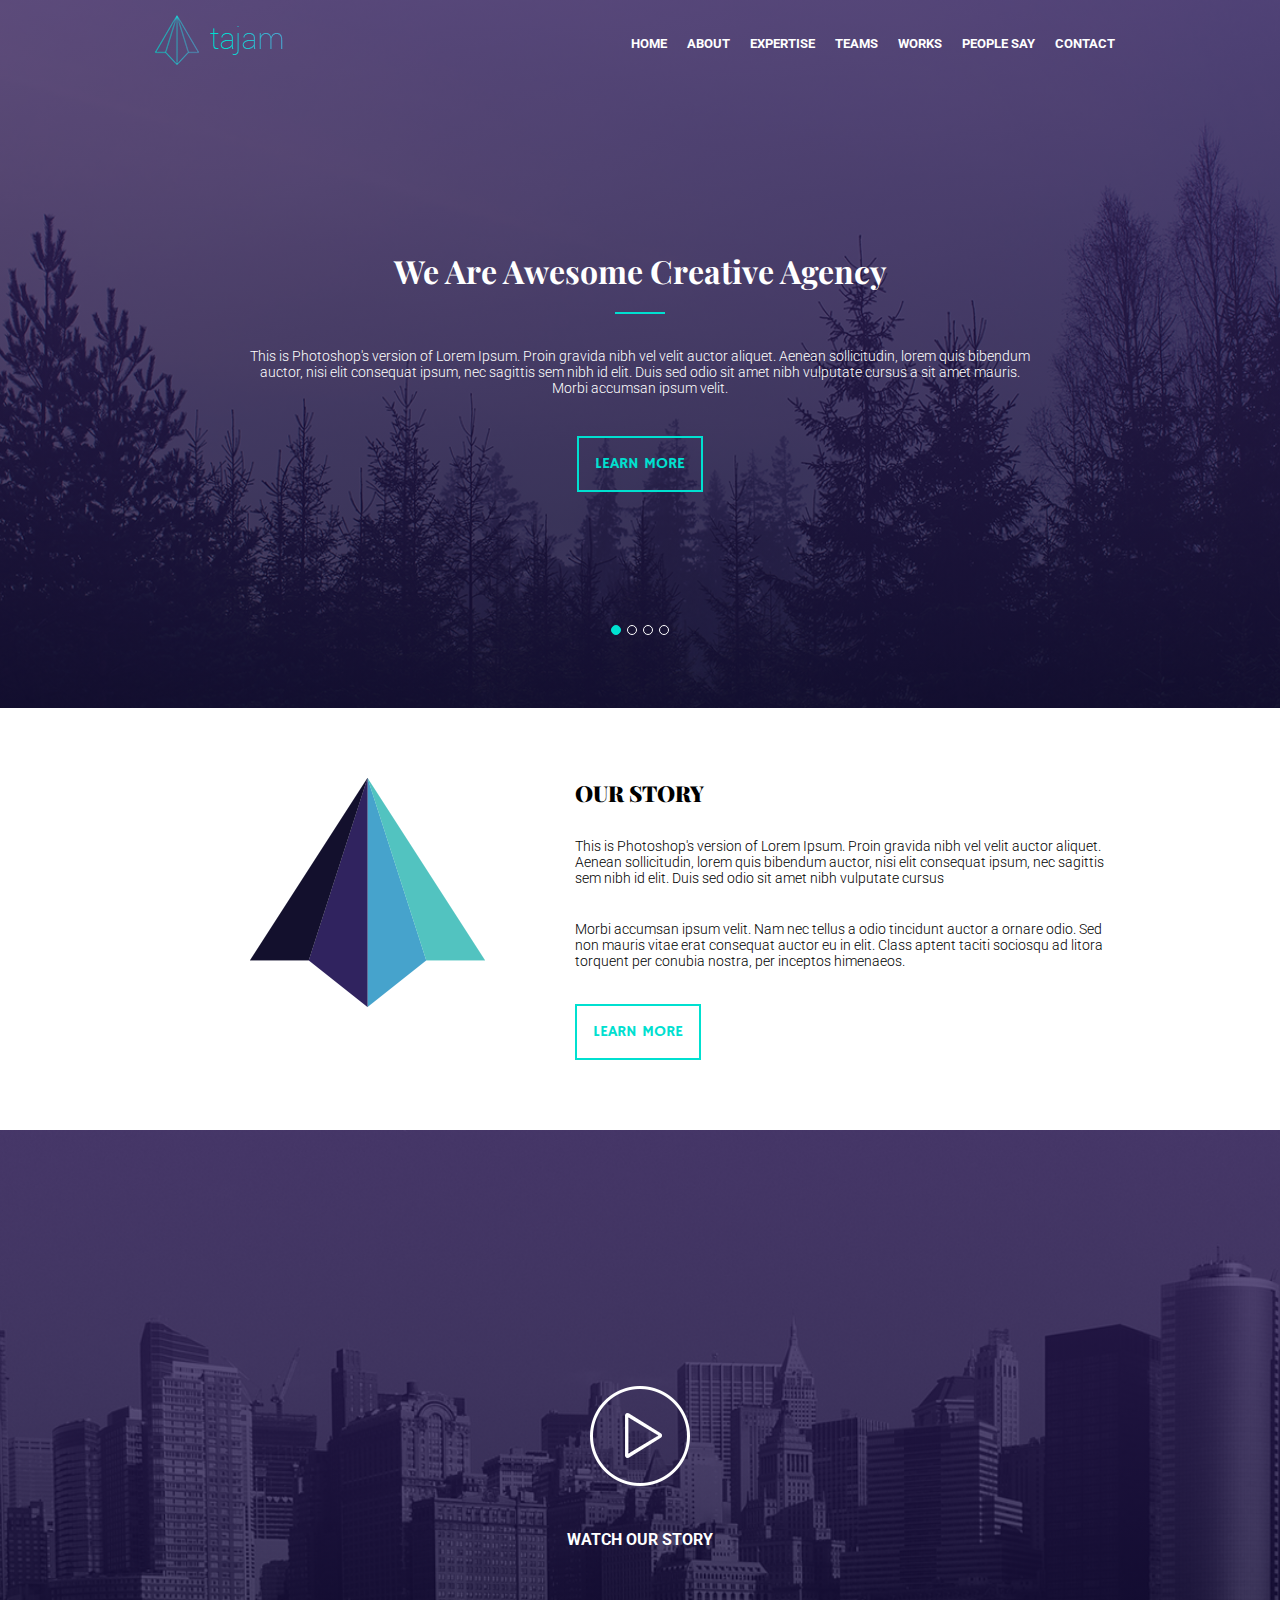
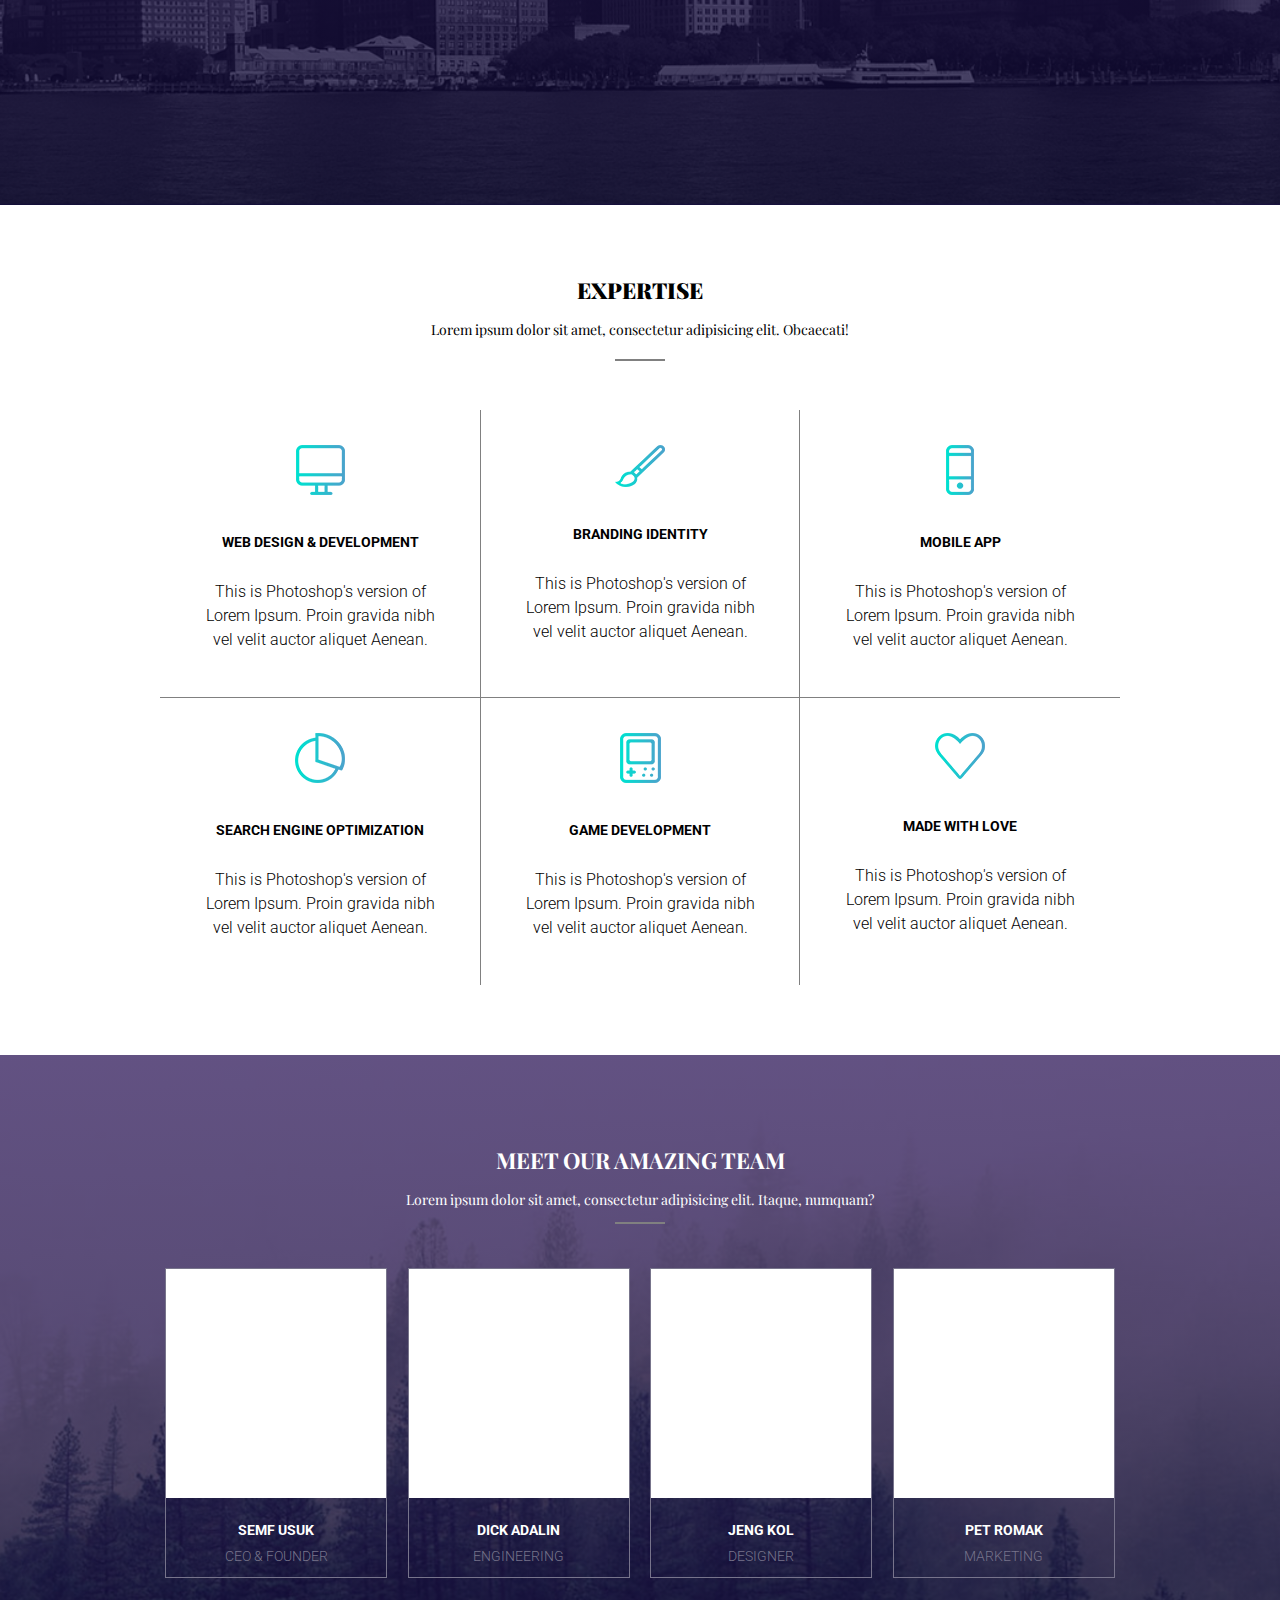
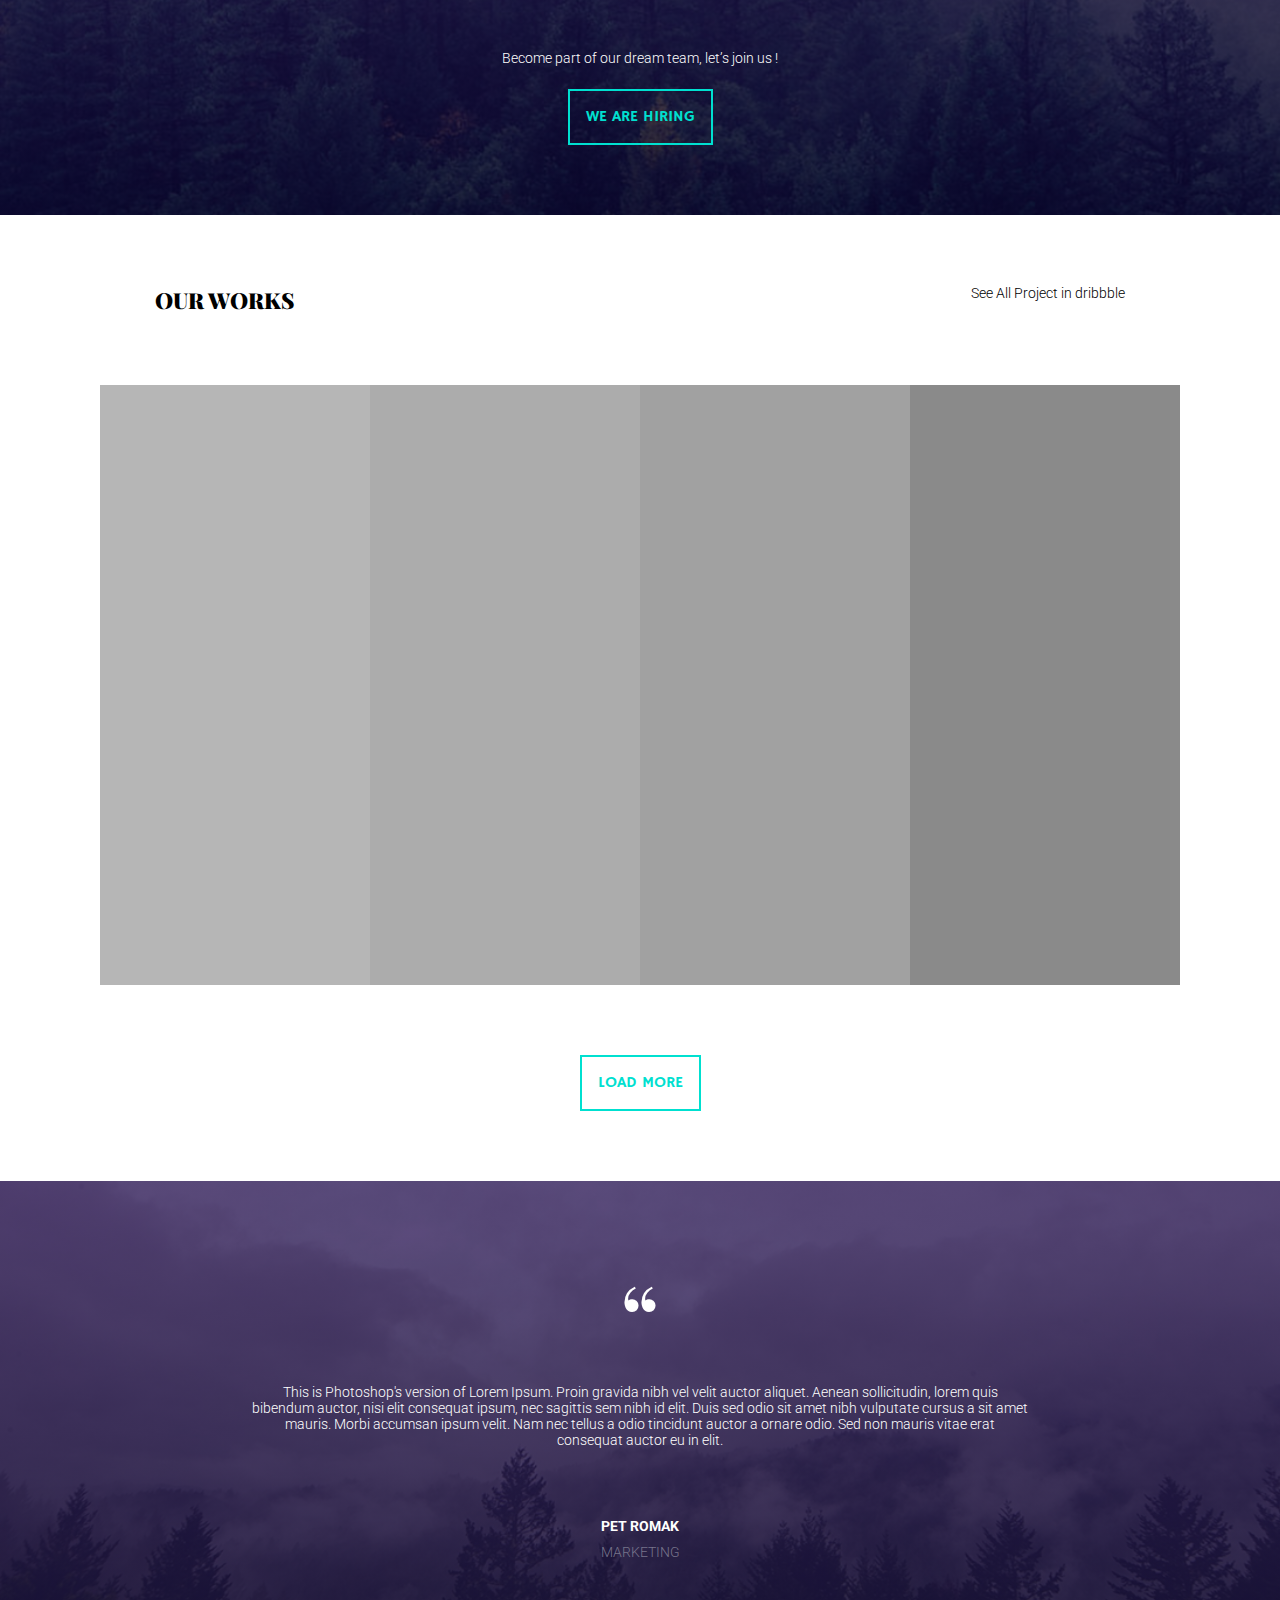
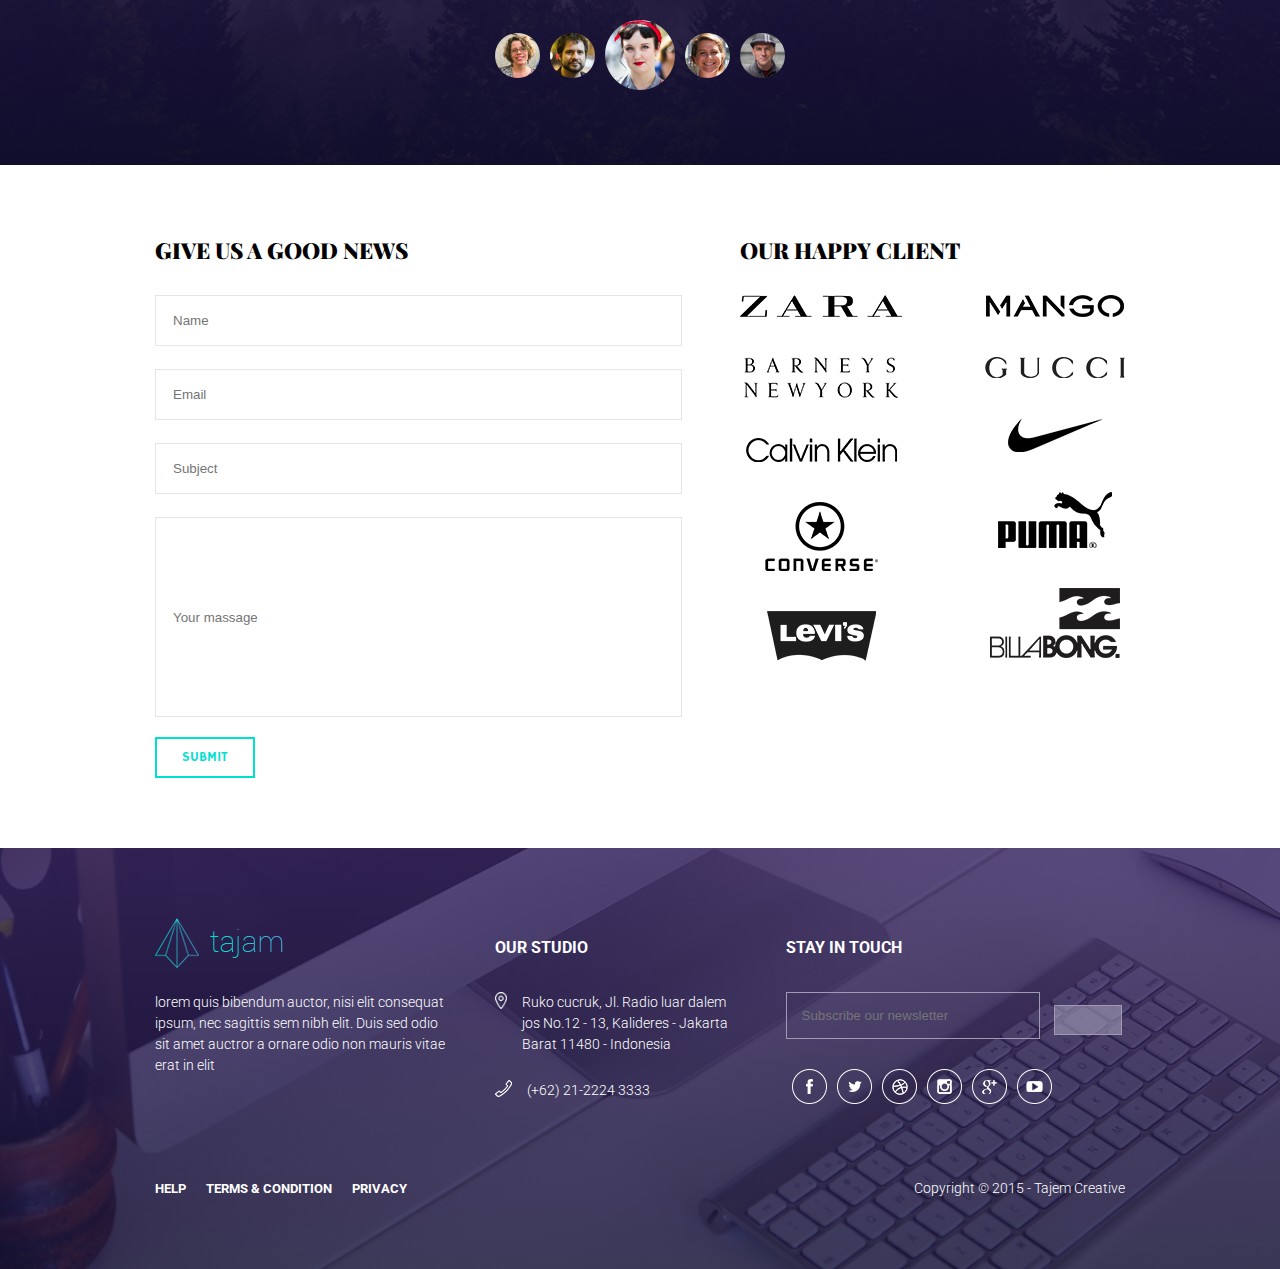
<file: index.html>
<!DOCTYPE HTML>
<html lang="en" xmlns="http://www.w3.org/1999/html">
<head>
    <title>MainProject</title>
    <meta charset="utf-8">
    <meta name="viewport" content="width=device-width, initial-scale=1">
    <link href="https://fonts.googleapis.com/css?family=Roboto:300,700,900" rel="stylesheet">
    <link href="https://fonts.googleapis.com/css?family=Playfair+Display:400,900" rel="stylesheet">
    <link href="https://fonts.googleapis.com/css?family=Hammersmith+One" rel="stylesheet">
    <link rel="stylesheet" href="https://use.fontawesome.com/releases/v5.8.1/css/all.css" integrity="sha384-50oBUHEmvpQ+1lW4y57PTFmhCaXp0ML5d60M1M7uH2+nqUivzIebhndOJK28anvf" crossorigin="anonymous">
    <link href="css/style.css" rel="stylesheet">
</head>
<body>
    <section class="section-first">
        <div class="overlay">
            <div class="container container-first">
            <div class="firstHeader">
                <div class="firstHeader__logo">
                    <img src="img/logo.png" alt="logo">
                </div>
                <!-- /.firstHeader__logo -->


                <div class="wrapper">
                    <input type="checkbox" id="check-menu">
                    <label for="check-menu"></label>
                    <div class="burger-line first"></div>
                    <div class="burger-line second"></div>
                    <div class="burger-line third"></div>
                    <div class="burger-line fourth"></div>
                    <nav class="main-menu1">
                        <a href="#About">About</a>
                        <a href="#Expertise">Expertise</a>
                        <a href="#Teams">Teams</a>
                        <a href="#Works">Works</a>
                        <a href="#People&nbspsay">People&nbspsay</a>
                        <a href="#Contact">Contact</a>
                    </nav>
                </div>


                <div class="firstMenu">
                    <ul class="firstMenu__items">
                        <li class="firstMenu__item"><a href="#">Home</a></li>
                        <li class="firstMenu__item"><a href="#About">About</a></li>
                        <li class="firstMenu__item"><a href="#Expertise">Expertise</a></li>
                        <li class="firstMenu__item"><a href="#Teams">Teams</a></li>
                        <li class="firstMenu__item"><a href="#Works">Works</a></li>
                        <li class="firstMenu__item"><a href="#People&nbspsay">People&nbspsay</a></li>
                        <li class="firstMenu__item"><a href="#Contact">Contact</a></li>
                    </ul>
                </div>
                <!-- /.firsHeader__menu -->
            </div>
            <!-- /.firstHeader -->
            <div class="slider first-slider">
                <div class="slider__items">
                    <div class="slider__item">
                        <h1 class="firstTitle">
                            We Are Awesome Creative Agency
                        </h1>
                        <!-- /.firstTitle -->
                        <div class="line first-line"></div>
                        <p class="content firstContent">
                            This is Photoshop's version  of Lorem Ipsum. Proin gravida nibh vel velit
                            auctor aliquet. Aenean sollicitudin, lorem quis bibendum auctor, nisi
                            elit consequat ipsum, nec sagittis sem nibh id elit. Duis sed odio sit
                            amet nibh vulputate cursus a sit amet mauris. Morbi accumsan ipsum velit.
                        </p>
                        <!-- /.firstContent -->
                        <button class="btn firstBtn">
                            Learn More
                        </button>
                        <!-- /.firstBtn -->
                        <div class="dotNav">
                            <div class="dotNav__item item-active"></div>
                            <div class="dotNav__item"></div>
                            <div class="dotNav__item"></div>
                            <div class="dotNav__item"></div>
                        </div>
                        <!-- /.dotNav -->
                    </div>
                    <!-- /.slider__item -->
                </div>
                <!-- /.slider__items -->
            </div>
            <!-- /.firstSlider -->
            </div>
            <!-- /.container -->
        </div>
        <!-- /.overlay -->
    </section>
    <!-- /.section-first -->
    <section class="section-two" id="About">
    <div class="container container-two">
        <div class="secTwo__logo">
            <img src="img/secondLogo.png" alt="secondlogo">
        </div>
        <div class="secTwo__items">

            <!-- /.secTwo__item -->
            <div class="secTwo__item">
                <h2 class="title twoTitle">Our&nbspstory</h2>
            </div>
            <!-- /.secTwo__item -->
            <div class="secTwo__item">
                <p class="content twoContent">
                    This is Photoshop's version  of Lorem Ipsum. Proin gravida nibh vel velit auctor aliquet. Aenean sollicitudin, lorem quis bibendum auctor,
                    nisi elit consequat ipsum, nec sagittis sem nibh id elit. Duis sed odio sit amet nibh vulputate cursus
                </p>
                <p class="content twoContent">
                    Morbi accumsan ipsum velit. Nam nec tellus a odio tincidunt auctor a ornare odio. Sed non  mauris vitae erat consequat auctor eu in elit.
                    Class aptent taciti sociosqu ad litora torquent per conubia nostra, per inceptos himenaeos.
                </p>
            </div>
            <!-- /.secTwo__item -->
            <button class="btn twoBtn">
                Learn More
            </button>
        </div>
        <!-- /.secTwo_items -->
    </div>
    <!-- /.container-two -->
    </section>
    <!-- /.section-two -->
    <section class="section-three"  >
        <div class="overlay">
        <div class="container container-tree">
            <div class="three__items">
                <div class="three__logo">
                    <a href="#"> <img src="img/playIcon.png" alt=""></a>
                </div>
                <div class="three__item">
                    <p class="content threeContent">Watch our story</p>
                </div>
            </div>
        </div>
    <!-- /.container-three -->
        </div>
        <!-- /.overlay -->
    </section>
    <!-- /.section-three -->
    <section class="section-four" id="Expertise">
    <div class="container container-four">
        <div class="four__items">
            <div class="four__item">
                <h1 class="title fourTitle">Expertise</h1>
            </div>
            <div class="four__item">
            <h2 class="subtitle four-subtitle">Lorem ipsum dolor sit amet, consectetur adipisicing elit. Obcaecati!</h2>
            </div>
            <div class="line four-line"></div>
        </div>
        <!-- /.four__items -->
        <div class="fourCards">
                <div class="fourCard__items ">
                    <div class="fourCard__logo">
                        <img src="img/item__icon1.png" alt="icon">
                    </div>
                    <div class="icon-title">
                        Web design & development
                    </div>
                    <div class="icon-content">
                        This is Photoshop's version  of Lorem Ipsum. Proin gravida nibh vel velit auctor aliquet Aenean.
                    </div>
                </div>
                <!-- /.fourCard__items -->
                <div class="fourCard__items ">
                    <div class="fourCard__logo">
                        <img src="img/item__icon2.png" alt="icon">
                    </div>
                    <div class="icon-title">
                        Branding identity
                    </div>
                    <div class="icon-content">
                        This is Photoshop's version  of Lorem Ipsum. Proin gravida nibh vel velit auctor aliquet Aenean.
                    </div>
                </div>
                <!-- /.fourCard__items -->
                <div class="fourCard__items ">
                    <div class="fourCard__logo ">
                        <img src="img/item__icon3.png" alt="icon">
                    </div>
                    <div class="icon-title">
                        Mobile app
                    </div>
                    <div class="icon-content">
                        This is Photoshop's version  of Lorem Ipsum. Proin gravida nibh vel velit auctor aliquet Aenean.
                    </div>
                </div>
                <!-- /.fourCard__items -->
                <div class="fourCard__items">
                    <div class="fourCard__logo">
                        <img src="img/item__icon4.png" alt="icon">
                    </div>
                    <div class="icon-title">
                        Search engine optimization
                    </div>
                    <div class="icon-content">
                        This is Photoshop's version  of Lorem Ipsum. Proin gravida nibh vel velit auctor aliquet Aenean.
                    </div>
                </div>
                <!-- /.fourCard__items -->
                <div class="fourCard__items">
                    <div class="fourCard__logo">
                        <img src="img/item__icon5.png" alt="icon">
                    </div>
                    <div class="icon-title">
                        Game development
                    </div>
                    <div class="icon-content">
                        This is Photoshop's version  of Lorem Ipsum. Proin gravida nibh vel velit auctor aliquet Aenean.
                    </div>
                </div>
                <!-- /.fourCard__items -->
                <div class="fourCard__items">
                    <div class="fourCard__logo">
                        <img src="img/item__icon6.png" alt="icon">
                    </div>
                    <div class="icon-title">
                        Made with love
                    </div>
                    <div class="icon-content">
                        This is Photoshop's version  of Lorem Ipsum. Proin gravida nibh vel velit auctor aliquet Aenean.
                    </div>
                </div>
                <!-- /.fourCard__items -->
        </div>
        <!-- /.four-icons -->
    </div>
    <!-- /.container-four -->
    </section>
    <!-- /.section-four -->
    <section class="section-five" id="Teams">
        <div class="overlay">
            <div class="container container-five">
                <div class="fiveTop">
                    <div class="fiveTop__item">
                        <h1 class="title fiveTitle">Meet our amazing team</h1>
                    </div>
                    <div class="fiveTop__item">
                        <h2 class="subtitle five-subtitle">Lorem ipsum dolor sit amet, consectetur adipisicing elit. Itaque, numquam?</h2>
                    </div>
                    <div class="line five-line"></div>
                </div>
                <div class="five_items">
                    <div class="five_item">
                        <div class="fiveAvatar">
                            <img src="img/avatar.png" alt="avatar">
                        </div>

                            <p class="content fiveTitle">Semf Usuk</p>
                            <p class="content fiveContent">Ceo & founder</p>
                    </div>
                    <div class="five_item">
                        <div class="fiveAvatar">
                            <img src="img/avatar.png" alt="avatar">
                        </div>

                        <p class="content fiveTitle">Dick Adalin</p>
                        <p class="content fiveContent">Engineering</p>
                    </div>
                    <div class="five_item">
                        <div class="fiveAvatar">
                            <img src="img/avatar.png" alt="avatar">
                        </div>

                        <p class="content fiveTitle">Jeng Kol</p>
                        <p class="content fiveContent">Designer</p>
                    </div>
                    <div class="five_item">
                        <div class="fiveAvatar">
                            <img src="img/avatar.png" alt="avatar">
                        </div>

                        <p class="content fiveTitle">Pet Romak</p>
                        <p class="content fiveContent">Marketing</p>
                    </div>
                </div>
                <!-- /.five_items -->
                <div class="fiveBot">
                    <p class="content fContent">Become part of our dream team, let’s join us !</p>
                    <button class="btn fiveBtn">
                        we are hiring
                    </button>
                </div>
                <!-- /.fiveBot -->

            </div>
            <!-- /.container-five -->
        </div>
        <!-- /.overlay -->
    </section>
    <!-- /.section-five -->
    <section class="section-six" id="Works">
        <div class="container">
            <div class="sixTop">
                <h1 class="title">Our works</h1>
                <p class="content">See All Project in dribbble <i class="fas fa-angle-right"></i> </p>
            </div>
            <!-- /.sixTop -->
        </div>
        <!-- /.container -->
        <div class="sixWorks">
            <div class="sixWorks__item"></div>
            <div class="sixWorks__item"></div>
            <div class="sixWorks__item"></div>
            <div class="sixWorks__item"></div>
            <div class="sixWorks__item"></div>
            <div class="sixWorks__item"></div>
            <div class="sixWorks__item"></div>
            <div class="sixWorks__item"></div>
            <div class="sixWorks__item"></div>
            <div class="sixWorks__item"></div>
            <div class="sixWorks__item"></div>
            <div class="sixWorks__item"></div>
        </div>
        <!-- /.sixWorks -->
        <div class="container">
            <div class="sixBot">
                <button class="btn six-btn">load more</button>
            </div>
            <!-- /.sixTop -->
        </div>
    </section>
    <!-- /.section-six -->
    <section class="section-seven" id="People&nbspsay">
        <div class="overlay">
            <div class="container container-seven">
                <div class="sevenItems">
                    <div class="sevenItems__item">
                        <p class="content sevenTop">“</p>
                    </div>
                    <div class="sevenItems__item">
                        <p class="content sevenContent">This is Photoshop's version of Lorem Ipsum. Proin gravida nibh
                            vel velit auctor aliquet. Aenean sollicitudin, lorem quis bibendum auctor, nisi elit
                            consequat ipsum, nec sagittis sem nibh id elit. Duis sed odio sit amet nibh vulputate cursus
                            a sit amet mauris. Morbi accumsan ipsum velit. Nam nec tellus a odio tincidunt auctor a
                            ornare odio. Sed non mauris vitae erat consequat auctor eu in elit.</p>
                    </div>
                    <div class="sevenItems__item">
                        <p class="content fiveTitle">Pet Romak</p>
                        <p class="content fiveContent">Marketing</p>
                    </div>
                    <div class="sevenSlider">
                        <i class="fas fa-angle-left"></i>
                        <img src="img/man1.png" alt="avatar">
                        <img src="img/man2.png" alt="avatar">
                        <img src="img/man3.png" alt="avatar">
                        <img src="img/man4.png" alt="avatar">
                        <img src="img/man5.png" alt="avatar">
                        <i class="fas fa-angle-right"></i>
                    </div>
                    <!-- /.sevenSlider -->
                    <!-- /.sevenItems -->
                </div>
                <!-- /.container -->
            </div>
        </div>
            <!-- /.overlay -->
    </section>
    <!-- /.section-seven -->
    <section class="section-eig" id="Contact">
        <div class="container container-eig">
            <div class="news">
                <h1 class="title eigTitle">give us a good news</h1>
                <form action="#">
                    <input name="name" type="text" placeholder="Name" class="name">
                    <input name="email" type="email" placeholder="Email" class="name">
                    <input name="subject" type="text" placeholder="Subject" class="name">
                    <input name="message" type="text" placeholder="Your massage" class="nameMass">
                    <input type="submit" value="SUBMIT" id="submit" class="btn eigBtn">
                </form>
            </div>
            <!-- /.news -->
            <div class="client">
                <h1 class="title eigTitle">our happy client</h1>
                <div class="eigItems">
                    <div class="eigItem">
                        <img src="img/Zara_Logo.png" alt="Zara">
                        <img src="img/Barneys_Logo.png" alt="Barneys">
                        <img src="img/Calvin_klein_logo.png" alt="CK">
                        <img src="img/Converse_logo.png" alt="Converse">
                        <img src="img/Levi's_logo.png" alt="Levi`s">
                    </div>
                    <div class="eigItem">
                        <img src="img/Mango_logo.png" alt="Mango" >
                        <img src="img/Gucci_Logo.png" alt="Cucci">
                        <img src="img/Logo_NIKE.png" alt="Nike">
                        <img src="img/Puma_Logo.png" alt="Puma">
                        <img src="img/Billabong.png" alt="Billabong">
                    </div>
                </div>
            </div>
            <!-- /.client -->
        </div>
        <!-- /.container-eight -->
    </section>
    <section class="section-footer">
        <div class="overlay">
            <div class="container container-footer">
                <div class="footerContent">
                    <div class="footerLeft">
                        <div class="footerLeft__logo">
                            <img src="img/logo.png" alt="logo">
                        </div>
                        <p class="content fContent">lorem quis bibendum auctor, nisi elit consequat ipsum, nec sagittis sem nibh elit. Duis sed odio sit amet auctror a ornare odio non mauris vitae erat in elit</p>
                    </div>
                    <!-- /.footerLeft -->
                    <div class="footerMid">
                        <p class="content footerTitle">our studio</p>
                        <div class="footerMid__top">
                            <img src="img/point.png" alt="phone">
                            <p class="content fContent">Ruko cucruk, Jl. Radio luar dalem jos No.12 - 13, Kalideres - Jakarta Barat
                            11480 - Indonesia</p>
                        </div>
                        <div class="footerMid__bot">
                            <img src="img/phone.png" alt="point">
                            <p class="content fContent">(+62) 21-2224 3333</p>
                        </div>
                    </div>
                    <!-- /.footerMid -->
                    <div class="footerRight">
                        <p class="content footerTitle">stay in touch</p>
                        <div class="footerRight__input">
                            <input name="emailnews" type="email" placeholder="Subscribe our newsletter" class="footerInput">
                            <button type="submit" value="Subscribe2" class="subscribe"><i class="fas fa-paper-plane"></i></button>
                        </div>
                        <div class="footerRight__social">
                            <img src="img/facebook.png" alt="facebook" class="social_logo">
                            <img src="img/twitter.png" alt="twitter" class="social_logo">
                            <img src="img/dribbble.png" alt="dribbble" class="social_logo">
                            <img src="img/instagram.png" alt="instagram" class="social_logo">
                            <img src="img/google.png" alt="google" class="social_logo">
                            <img src="img/youtube.png" alt="youtube" class="social_logo">
                        </div>
                    </div>
                    <!-- /.footerRight -->
                </div>
                <!-- /.footerContent -->
                    <div class="footerMenu">
                        <ul class="footerMenu__items">
                            <li class="footerMenu__item"><a href="#">Help</a></li>
                            <li class="footerMenu__item"><a href="#">Terms & condition</a></li>
                            <li class="footerMenu__item"><a href="#">Privacy</a></li>
                        </ul>
                        <p class="content fContent">Copyright © 2015 - Tajem Creative</p>
                    </div>
            </div>

        </div>
        <!-- /.overlay -->
    </section>
    <!-- /.section-footer-->
</body>
</html>
</file>
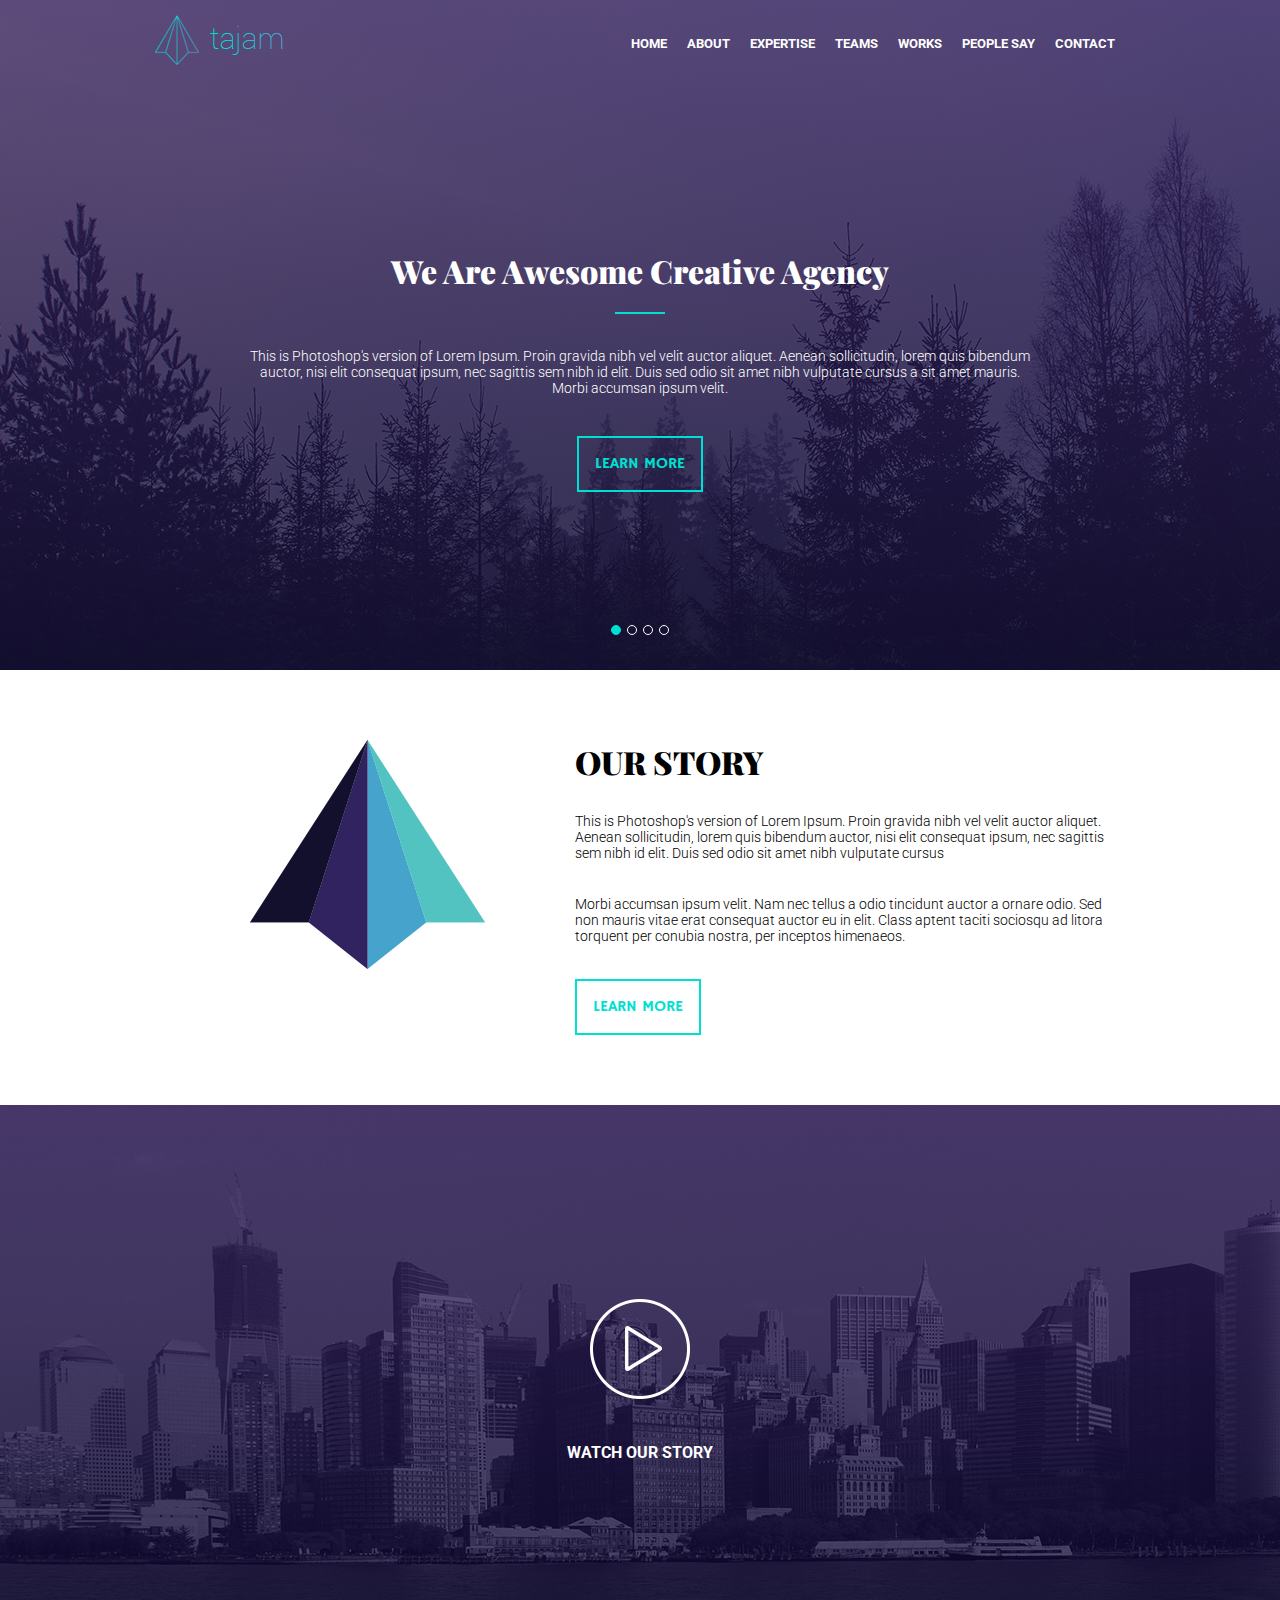
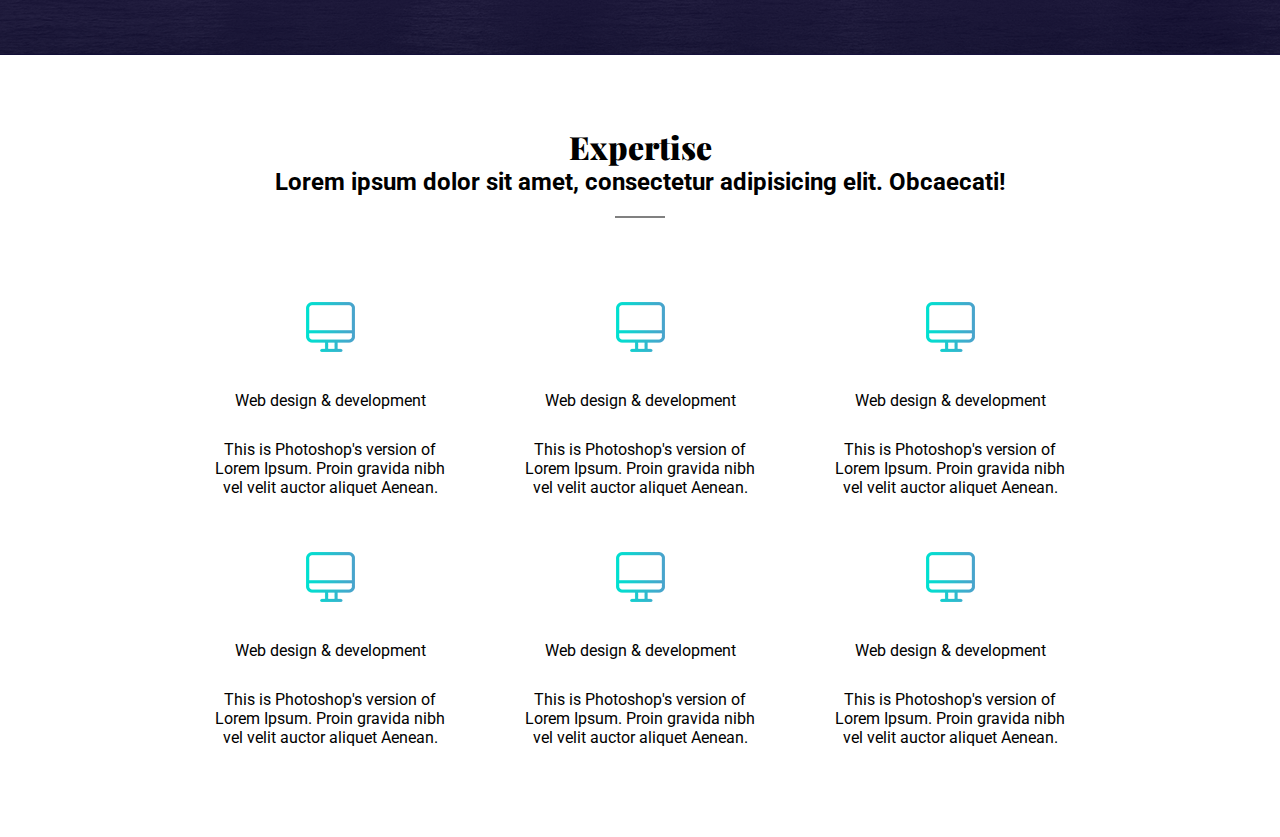
<file: dz6/index.html>
<!DOCTYPE HTML>
<html>
<head>
    <title>MainProject</title>
    <meta charset="utf-8">
    <meta name="viewport" content="width=device-width, initial-scale=1">
    <link href="https://fonts.googleapis.com/css?family=Roboto:300,700,900" rel="stylesheet">
    <link href="https://fonts.googleapis.com/css?family=Playfair+Display:400,900" rel="stylesheet">
    <link href="https://fonts.googleapis.com/css?family=Hammersmith+One" rel="stylesheet">
    <link href="css/style.css" rel="stylesheet">
</head>
<body>
    <section class="section-first">
        <div class="overlay">
            <div class="container container-first">
            <div class="firstHeader">
                <div class="firstHeader__logo">
                    <img src="img/logo.png" alt="logo">
                </div>
                <!-- /.firstHeader__logo -->
                <div class="firstMenu">
                    <ul class="firstMenu__items">
                        <li class="firstMenu__item"><a href="#">Home</a></li>
                        <li class="firstMenu__item"><a href="#">About</a></li>
                        <li class="firstMenu__item"><a href="#">Expertise</a></li>
                        <li class="firstMenu__item"><a href="#">Teams</a></li>
                        <li class="firstMenu__item"><a href="#">Works</a></li>
                        <li class="firstMenu__item"><a href="#">People&nbspsay</a></li>
                        <li class="firstMenu__item"><a href="#">Contact</a></li>
                    </ul>
                </div>
                <!-- /.firsHeader__menu -->
            </div>
            <!-- /.firstHeader -->
            <div class="slider first-slider">
                <div class="slider__items">
                    <div class="slider__item">
                        <h1 class="title firstTitle">
                            We Are Awesome Creative Agency
                        </h1>
                        <!-- /.firstTitle -->
                        <div class="line first-line"></div>
                        <p class="content firstContent">
                            This is Photoshop's version  of Lorem Ipsum. Proin gravida nibh vel velit
                            auctor aliquet. Aenean sollicitudin, lorem quis bibendum auctor, nisi
                            elit consequat ipsum, nec sagittis sem nibh id elit. Duis sed odio sit
                            amet nibh vulputate cursus a sit amet mauris. Morbi accumsan ipsum velit.
                        </p>
                        <!-- /.firstContent -->
                        <button class="btn firstBtn">
                            Learn More
                        </button>
                        <!-- /.firstBtn -->
                        <div class="dotNav">
                            <div class="dotNav__item item-active"></div>
                            <div class="dotNav__item"></div>
                            <div class="dotNav__item"></div>
                            <div class="dotNav__item"></div>
                        </div>
                        <!-- /.dotNav -->
                    </div>
                    <!-- /.slider__item -->
                </div>
                <!-- /.slider__items -->
            </div>
            <!-- /.firstSlider -->
            </div>
            <!-- /.container -->
        </div>
        <!-- /.overlay -->
    </section>
    <!-- /.section-first -->
    <section class="section-two">
    <div class="container container-two">
        <div class="secTwo__logo">
            <img src="img/secondLogo.png" alt="secondlogo">
        </div>
        <div class="secTwo__items">

            <!-- /.secTwo__item -->
            <div class="secTwo__item">
                <h1 class="title twoTitle">Our&nbspstory</h1>
            </div>
            <!-- /.secTwo__item -->
            <div class="secTwo__item">
                <p class="content twoContent">
                    This is Photoshop's version  of Lorem Ipsum. Proin gravida nibh vel velit auctor aliquet. Aenean sollicitudin, lorem quis bibendum auctor,
                    nisi elit consequat ipsum, nec sagittis sem nibh id elit. Duis sed odio sit amet nibh vulputate cursus
                </p>
                <p class="content twoContent">
                    Morbi accumsan ipsum velit. Nam nec tellus a odio tincidunt auctor a ornare odio. Sed non  mauris vitae erat consequat auctor eu in elit.
                    Class aptent taciti sociosqu ad litora torquent per conubia nostra, per inceptos himenaeos.
                </p>
            </div>
            <!-- /.secTwo__item -->
            <button class="btn twoBtn">
                Learn More
            </button>
        </div>
        <!-- /.secTwo_items -->
    </div>
    <!-- /.container-two -->
    </section>
    <!-- /.section-two -->
    <section class="section-three"  >
        <div class="overlay">
        <div class="container container-tree">
            <div class="three__items">
                <div class="three__logo">
                    <a href="#"> <img src="img/playIcon.png" alt=""></a>
                </div>
                <div class="three__item">
                    <p class="content threeContent">Watch our story</p>
                </div>
            </div>


        </div>
    <!-- /.container-three -->
        </div>
        <!-- /.overlay -->
    </section>
    <!-- /.section-three -->
<section class="section-four">
    <div class="container container-four">
        <div class="four__items">
            <div class="four__item">
                <h1 class="title fourTitle">Expertise</h1>
            </div>
            <div class="four__item">
            <h2 class="subtitle four-subtitle">Lorem ipsum dolor sit amet, consectetur adipisicing elit. Obcaecati!</h2>
            </div>
            <div class="line four-line"></div>
        </div>
        <!-- /.four__items -->
        <div class="fourCards">
            <div class="fourCard">
                <div class="top-cards">
                <div class="fourCard__items">
                    <div class="fourCard__logo">
                        <img src="img/item__icon1.png" alt="icon">
                    </div>
                    <div class="icon-title">
                        Web design & development
                    </div>
                    <div class="icon-content">
                        This is Photoshop's version  of Lorem Ipsum. Proin gravida nibh vel velit auctor aliquet Aenean.
                    </div>
                </div>
                <!-- /.fourCard__items -->
                <div class="fourCard__items">
                    <div class="fourCard__logo">
                        <img src="img/item__icon1.png" alt="icon">
                    </div>
                    <div class="icon-title">
                        Web design & development
                    </div>
                    <div class="icon-content">
                        This is Photoshop's version  of Lorem Ipsum. Proin gravida nibh vel velit auctor aliquet Aenean.
                    </div>
                </div>
                <!-- /.fourCard__items -->
                <div class="fourCard__items">
                    <div class="fourCard__logo">
                        <img src="img/item__icon1.png" alt="icon">
                    </div>
                    <div class="icon-title">
                        Web design & development
                    </div>
                    <div class="icon-content">
                        This is Photoshop's version  of Lorem Ipsum. Proin gravida nibh vel velit auctor aliquet Aenean.
                    </div>
                </div>
                <!-- /.fourCard__items -->
                </div>
                <div class="bottom-cards">
                <div class="fourCard__items">
                    <div class="fourCard__logo">
                        <img src="img/item__icon1.png" alt="icon">
                    </div>
                    <div class="icon-title">
                        Web design & development
                    </div>
                    <div class="icon-content">
                        This is Photoshop's version  of Lorem Ipsum. Proin gravida nibh vel velit auctor aliquet Aenean.
                    </div>
                </div>
                <!-- /.fourCard__items -->
                <div class="fourCard__items">
                    <div class="fourCard__logo">
                        <img src="img/item__icon1.png" alt="icon">
                    </div>
                    <div class="icon-title">
                        Web design & development
                    </div>
                    <div class="icon-content">
                        This is Photoshop's version  of Lorem Ipsum. Proin gravida nibh vel velit auctor aliquet Aenean.
                    </div>
                </div>
                <!-- /.fourCard__items -->
                <div class="fourCard__items">
                    <div class="fourCard__logo">
                        <img src="img/item__icon1.png" alt="icon">
                    </div>
                    <div class="icon-title">
                        Web design & development
                    </div>
                    <div class="icon-content">
                        This is Photoshop's version  of Lorem Ipsum. Proin gravida nibh vel velit auctor aliquet Aenean.
                    </div>
                </div>
                <!-- /.fourCard__items -->
                </div>
            </div>
            <!-- /.fourCard-->
        </div>
        <!-- /.four-icons -->
    </div>
    <!-- /.container-four -->
</section>
    <!-- /.section-four -->
</body>
</html>
</file>
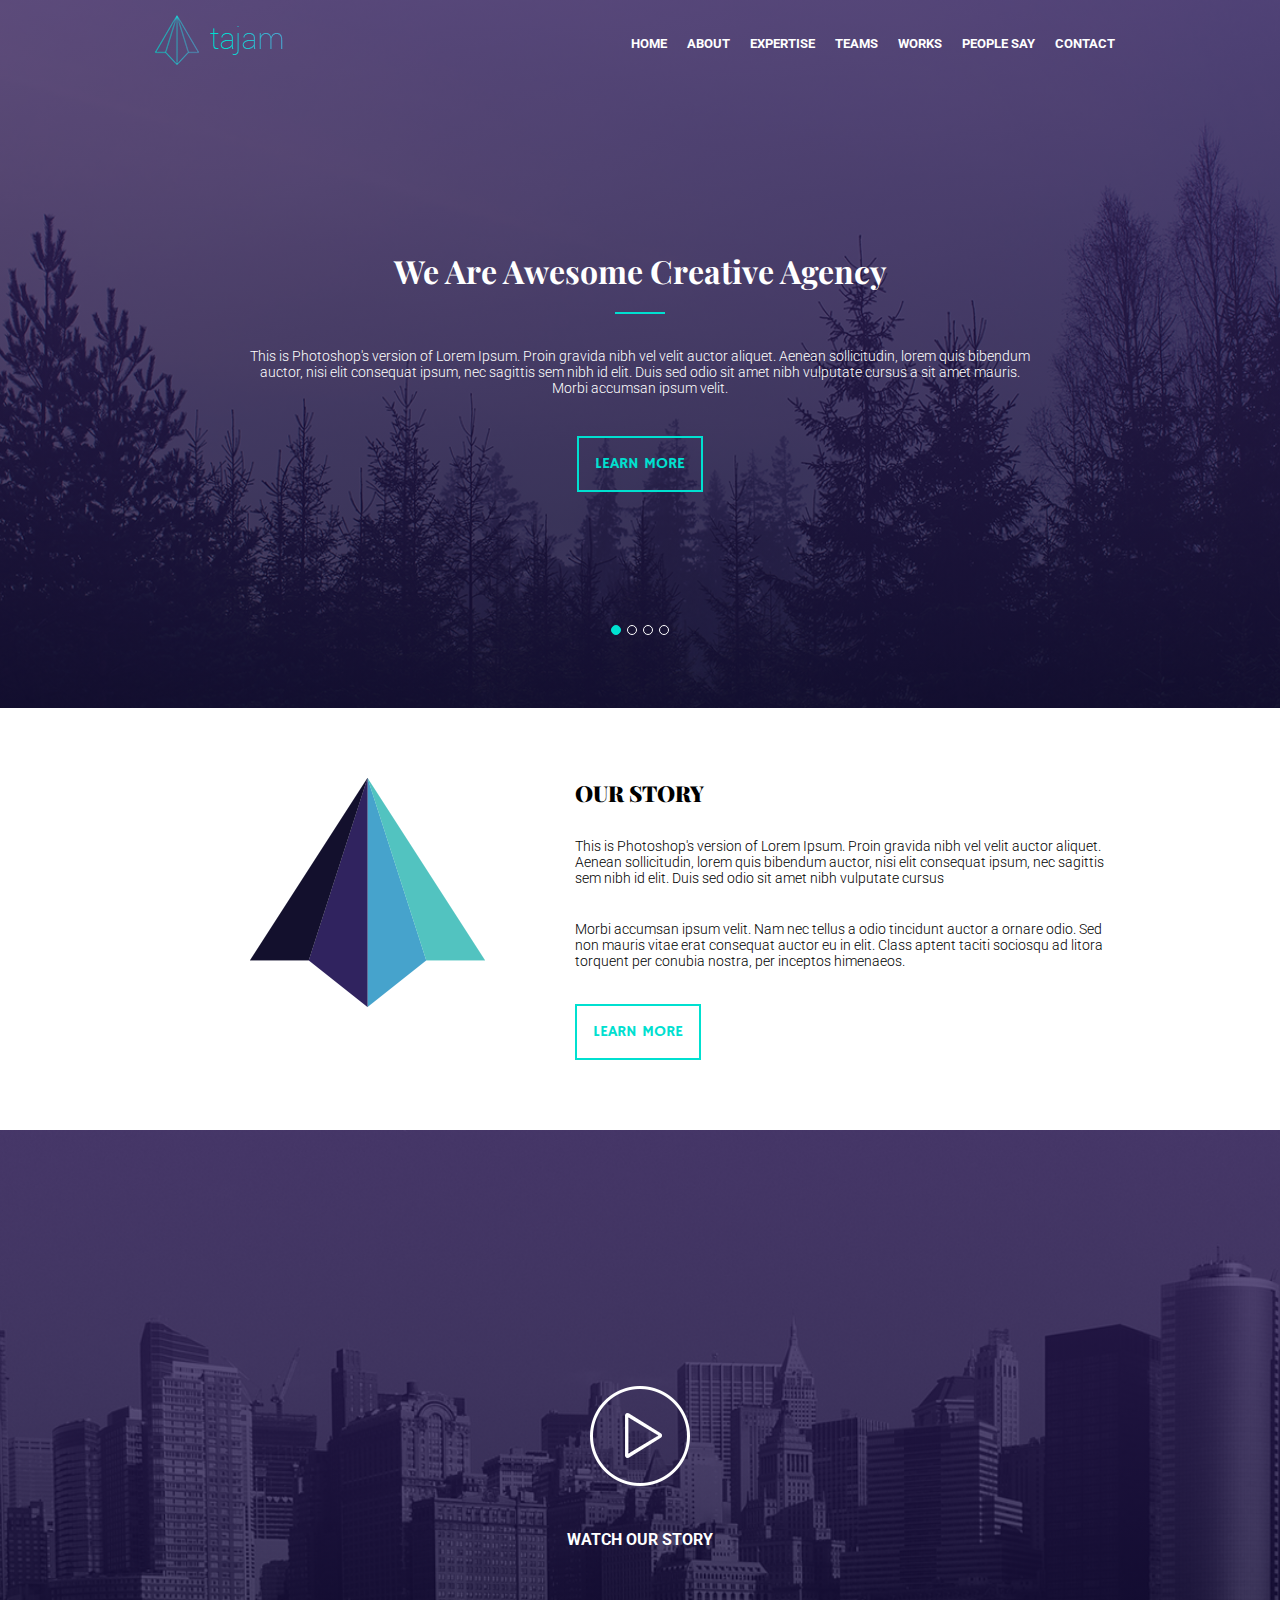
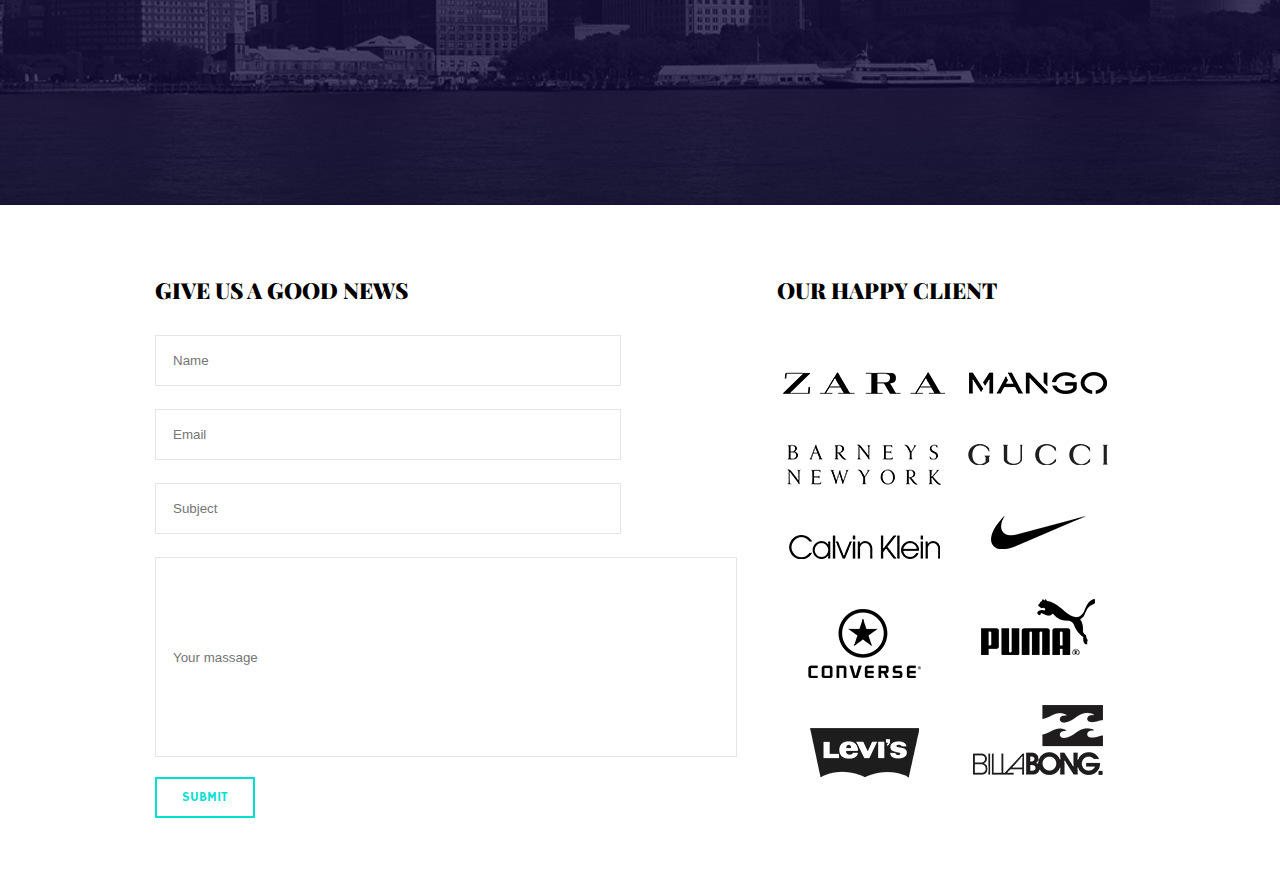
<file: dz7/index.html>
<!DOCTYPE HTML>
<html lang="en" xmlns="http://www.w3.org/1999/html">
<head>
    <title>MainProject</title>
    <meta charset="utf-8">
    <meta name="viewport" content="width=device-width, initial-scale=1">
    <link href="https://fonts.googleapis.com/css?family=Roboto:300,700,900" rel="stylesheet">
    <link href="https://fonts.googleapis.com/css?family=Playfair+Display:400,900" rel="stylesheet">
    <link href="https://fonts.googleapis.com/css?family=Hammersmith+One" rel="stylesheet">
    <link href="css/style.css" rel="stylesheet">
</head>
<body>
    <section class="section-first">
        <div class="overlay">
            <div class="container container-first">
            <div class="firstHeader">
                <div class="firstHeader__logo">
                    <img src="img/logo.png" alt="logo">
                </div>
                <!-- /.firstHeader__logo -->
                <div class="firstMenu">
                    <ul class="firstMenu__items">
                        <li class="firstMenu__item"><a href="#">Home</a></li>
                        <li class="firstMenu__item"><a href="#">About</a></li>
                        <li class="firstMenu__item"><a href="#">Expertise</a></li>
                        <li class="firstMenu__item"><a href="#">Teams</a></li>
                        <li class="firstMenu__item"><a href="#">Works</a></li>
                        <li class="firstMenu__item"><a href="#">People&nbspsay</a></li>
                        <li class="firstMenu__item"><a href="#">Contact</a></li>
                    </ul>
                </div>
                <!-- /.firsHeader__menu -->
            </div>
            <!-- /.firstHeader -->
            <div class="slider first-slider">
                <div class="slider__items">
                    <div class="slider__item">
                        <h1 class="firstTitle">
                            We Are Awesome Creative Agency
                        </h1>
                        <!-- /.firstTitle -->
                        <div class="line first-line"></div>
                        <p class="content firstContent">
                            This is Photoshop's version  of Lorem Ipsum. Proin gravida nibh vel velit
                            auctor aliquet. Aenean sollicitudin, lorem quis bibendum auctor, nisi
                            elit consequat ipsum, nec sagittis sem nibh id elit. Duis sed odio sit
                            amet nibh vulputate cursus a sit amet mauris. Morbi accumsan ipsum velit.
                        </p>
                        <!-- /.firstContent -->
                        <button class="btn firstBtn">
                            Learn More
                        </button>
                        <!-- /.firstBtn -->
                        <div class="dotNav">
                            <div class="dotNav__item item-active"></div>
                            <div class="dotNav__item"></div>
                            <div class="dotNav__item"></div>
                            <div class="dotNav__item"></div>
                        </div>
                        <!-- /.dotNav -->
                    </div>
                    <!-- /.slider__item -->
                </div>
                <!-- /.slider__items -->
            </div>
            <!-- /.firstSlider -->
            </div>
            <!-- /.container -->
        </div>
        <!-- /.overlay -->
    </section>
    <!-- /.section-first -->
    <section class="section-two">
    <div class="container container-two">
        <div class="secTwo__logo">
            <img src="img/secondLogo.png" alt="secondlogo">
        </div>
        <div class="secTwo__items">

            <!-- /.secTwo__item -->
            <div class="secTwo__item">
                <h1 class="title twoTitle">Our&nbspstory</h1>
            </div>
            <!-- /.secTwo__item -->
            <div class="secTwo__item">
                <p class="content twoContent">
                    This is Photoshop's version  of Lorem Ipsum. Proin gravida nibh vel velit auctor aliquet. Aenean sollicitudin, lorem quis bibendum auctor,
                    nisi elit consequat ipsum, nec sagittis sem nibh id elit. Duis sed odio sit amet nibh vulputate cursus
                </p>
                <p class="content twoContent">
                    Morbi accumsan ipsum velit. Nam nec tellus a odio tincidunt auctor a ornare odio. Sed non  mauris vitae erat consequat auctor eu in elit.
                    Class aptent taciti sociosqu ad litora torquent per conubia nostra, per inceptos himenaeos.
                </p>
            </div>
            <!-- /.secTwo__item -->
            <button class="btn twoBtn">
                Learn More
            </button>
        </div>
        <!-- /.secTwo_items -->
    </div>
    <!-- /.container-two -->
    </section>
    <!-- /.section-two -->
    <section class="section-three"  >
        <div class="overlay">
        <div class="container container-tree">
            <div class="three__items">
                <div class="three__logo">
                    <a href="#"> <img src="img/playIcon.png" alt=""></a>
                </div>
                <div class="three__item">
                    <p class="content threeContent">Watch our story</p>
                </div>
            </div>
        </div>
    <!-- /.container-three -->
        </div>
        <!-- /.overlay -->
    </section>
    <!-- /.section-three -->
    <!--<section class="section-four">-->
    <!--<div class="container container-four">-->
        <!--<div class="four__items">-->
            <!--<div class="four__item">-->
                <!--<h1 class="title fourTitle">Expertise</h1>-->
            <!--</div>-->
            <!--<div class="four__item">-->
            <!--<h2 class="subtitle four-subtitle">Lorem ipsum dolor sit amet, consectetur adipisicing elit. Obcaecati!</h2>-->
            <!--</div>-->
            <!--<div class="line four-line"></div>-->
        <!--</div>-->
        <!--&lt;!&ndash; /.four__items &ndash;&gt;-->
        <!--<div class="fourCards">-->
            <!--<div class="fourCard">-->
                <!--<div class="top-cards">-->
                <!--<div class="fourCard__items">-->
                    <!--<div class="fourCard__logo">-->
                        <!--<img src="img/item__icon1.png" alt="icon">-->
                    <!--</div>-->
                    <!--<div class="icon-title">-->
                        <!--Web design & development-->
                    <!--</div>-->
                    <!--<div class="icon-content">-->
                        <!--This is Photoshop's version  of Lorem Ipsum. Proin gravida nibh vel velit auctor aliquet Aenean.-->
                    <!--</div>-->
                <!--</div>-->
                <!--&lt;!&ndash; /.fourCard__items &ndash;&gt;-->
                <!--<div class="fourCard__items">-->
                    <!--<div class="fourCard__logo">-->
                        <!--<img src="img/item__icon1.png" alt="icon">-->
                    <!--</div>-->
                    <!--<div class="icon-title">-->
                        <!--Web design & development-->
                    <!--</div>-->
                    <!--<div class="icon-content">-->
                        <!--This is Photoshop's version  of Lorem Ipsum. Proin gravida nibh vel velit auctor aliquet Aenean.-->
                    <!--</div>-->
                <!--</div>-->
                <!--&lt;!&ndash; /.fourCard__items &ndash;&gt;-->
                <!--<div class="fourCard__items">-->
                    <!--<div class="fourCard__logo">-->
                        <!--<img src="img/item__icon1.png" alt="icon">-->
                    <!--</div>-->
                    <!--<div class="icon-title">-->
                        <!--Web design & development-->
                    <!--</div>-->
                    <!--<div class="icon-content">-->
                        <!--This is Photoshop's version  of Lorem Ipsum. Proin gravida nibh vel velit auctor aliquet Aenean.-->
                    <!--</div>-->
                <!--</div>-->
                <!--&lt;!&ndash; /.fourCard__items &ndash;&gt;-->
                <!--</div>-->
                <!--<div class="bottom-cards">-->
                <!--<div class="fourCard__items">-->
                    <!--<div class="fourCard__logo">-->
                        <!--<img src="img/item__icon1.png" alt="icon">-->
                    <!--</div>-->
                    <!--<div class="icon-title">-->
                        <!--Web design & development-->
                    <!--</div>-->
                    <!--<div class="icon-content">-->
                        <!--This is Photoshop's version  of Lorem Ipsum. Proin gravida nibh vel velit auctor aliquet Aenean.-->
                    <!--</div>-->
                <!--</div>-->
                <!--&lt;!&ndash; /.fourCard__items &ndash;&gt;-->
                <!--<div class="fourCard__items">-->
                    <!--<div class="fourCard__logo">-->
                        <!--<img src="img/item__icon1.png" alt="icon">-->
                    <!--</div>-->
                    <!--<div class="icon-title">-->
                        <!--Web design & development-->
                    <!--</div>-->
                    <!--<div class="icon-content">-->
                        <!--This is Photoshop's version  of Lorem Ipsum. Proin gravida nibh vel velit auctor aliquet Aenean.-->
                    <!--</div>-->
                <!--</div>-->
                <!--&lt;!&ndash; /.fourCard__items &ndash;&gt;-->
                <!--<div class="fourCard__items">-->
                    <!--<div class="fourCard__logo">-->
                        <!--<img src="img/item__icon1.png" alt="icon">-->
                    <!--</div>-->
                    <!--<div class="icon-title">-->
                        <!--Web design & development-->
                    <!--</div>-->
                    <!--<div class="icon-content">-->
                        <!--This is Photoshop's version  of Lorem Ipsum. Proin gravida nibh vel velit auctor aliquet Aenean.-->
                    <!--</div>-->
                <!--</div>-->
                <!--&lt;!&ndash; /.fourCard__items &ndash;&gt;-->
                <!--</div>-->
            <!--</div>-->
            <!--&lt;!&ndash; /.fourCard&ndash;&gt;-->
        <!--</div>-->
        <!--&lt;!&ndash; /.four-icons &ndash;&gt;-->
    <!--</div>-->
    <!--&lt;!&ndash; /.container-four &ndash;&gt;-->
<!--</section>-->
    <!-- /.section-four -->
    <section class="section-eig">
        <div class="container container-eig">
            <div class="news">
                <h1 class="title eigTitle">give us a good news</h1>
                <form action="#">
                    <input name="name" type="text" placeholder="Name" class="name">
                    <input name="email" type="email" placeholder="Email" class="name">
                    <input name="subject" type="text" placeholder="Subject" class="name">
                    <input name="message" type="text" placeholder="Your massage" class="nameMass">
                    <input type="submit" value="SUBMIT" id="submit" class="btn eigBtn">
                </form>
            </div>
            <!-- /.news -->
            <div class="client">
                <h1 class="title eigTitle">our happy client</h1>
                <div class="eigLeftItems">
                    <img src="img/Zara_Logo.png" alt="Zara" class="eigLeftItem topItem">
                    <img src="img/Barneys_Logo.png" alt="Barneys" class="eigLeftItem">
                    <img src="img/Calvin_klein_logo.png" alt="CK" class="eigLeftItem">
                    <img src="img/Converse_logo.png" alt="Converse" class="eigLeftItem">
                    <img src="img/Levi's_logo.png" alt="Levi`s" class="eigLeftItem">
                </div>
                <div class="eigRightItems">
                    <img src="img/Mango_logo.png" alt="Mango" class="eigRightItem topItem">
                    <img src="img/Gucci_Logo.png" alt="Cucci" class="eigRightItem">
                    <img src="img/Logo_NIKE.png" alt="Nike" class="eigRightItem">
                    <img src="img/Puma_Logo.png" alt="Puma" class="eigRightItem">
                    <img src="img/Billabong.png" alt="Billabong" class="eigRightItem">
                </div>
            </div>
            <!-- /.client -->
        </div>
        <!-- /.container-eight -->
    </section>
</body>
</html>
</file>
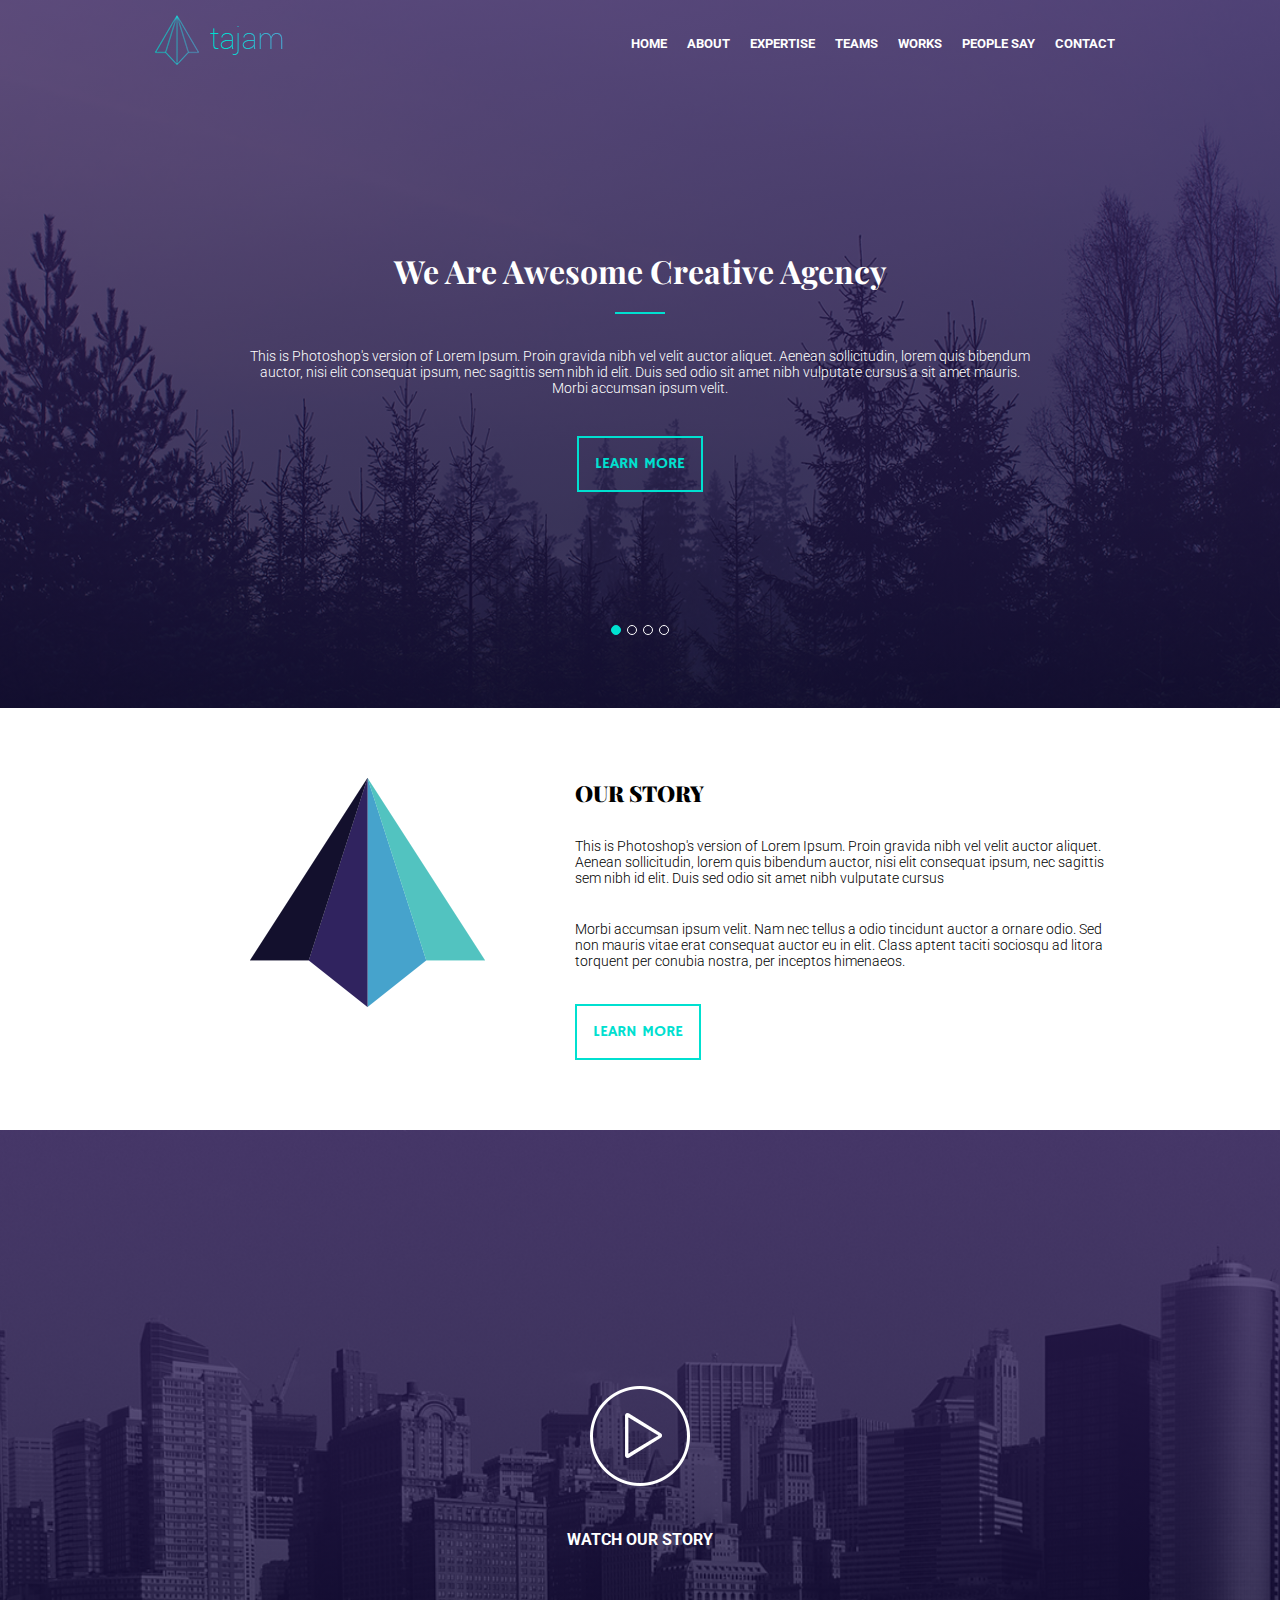
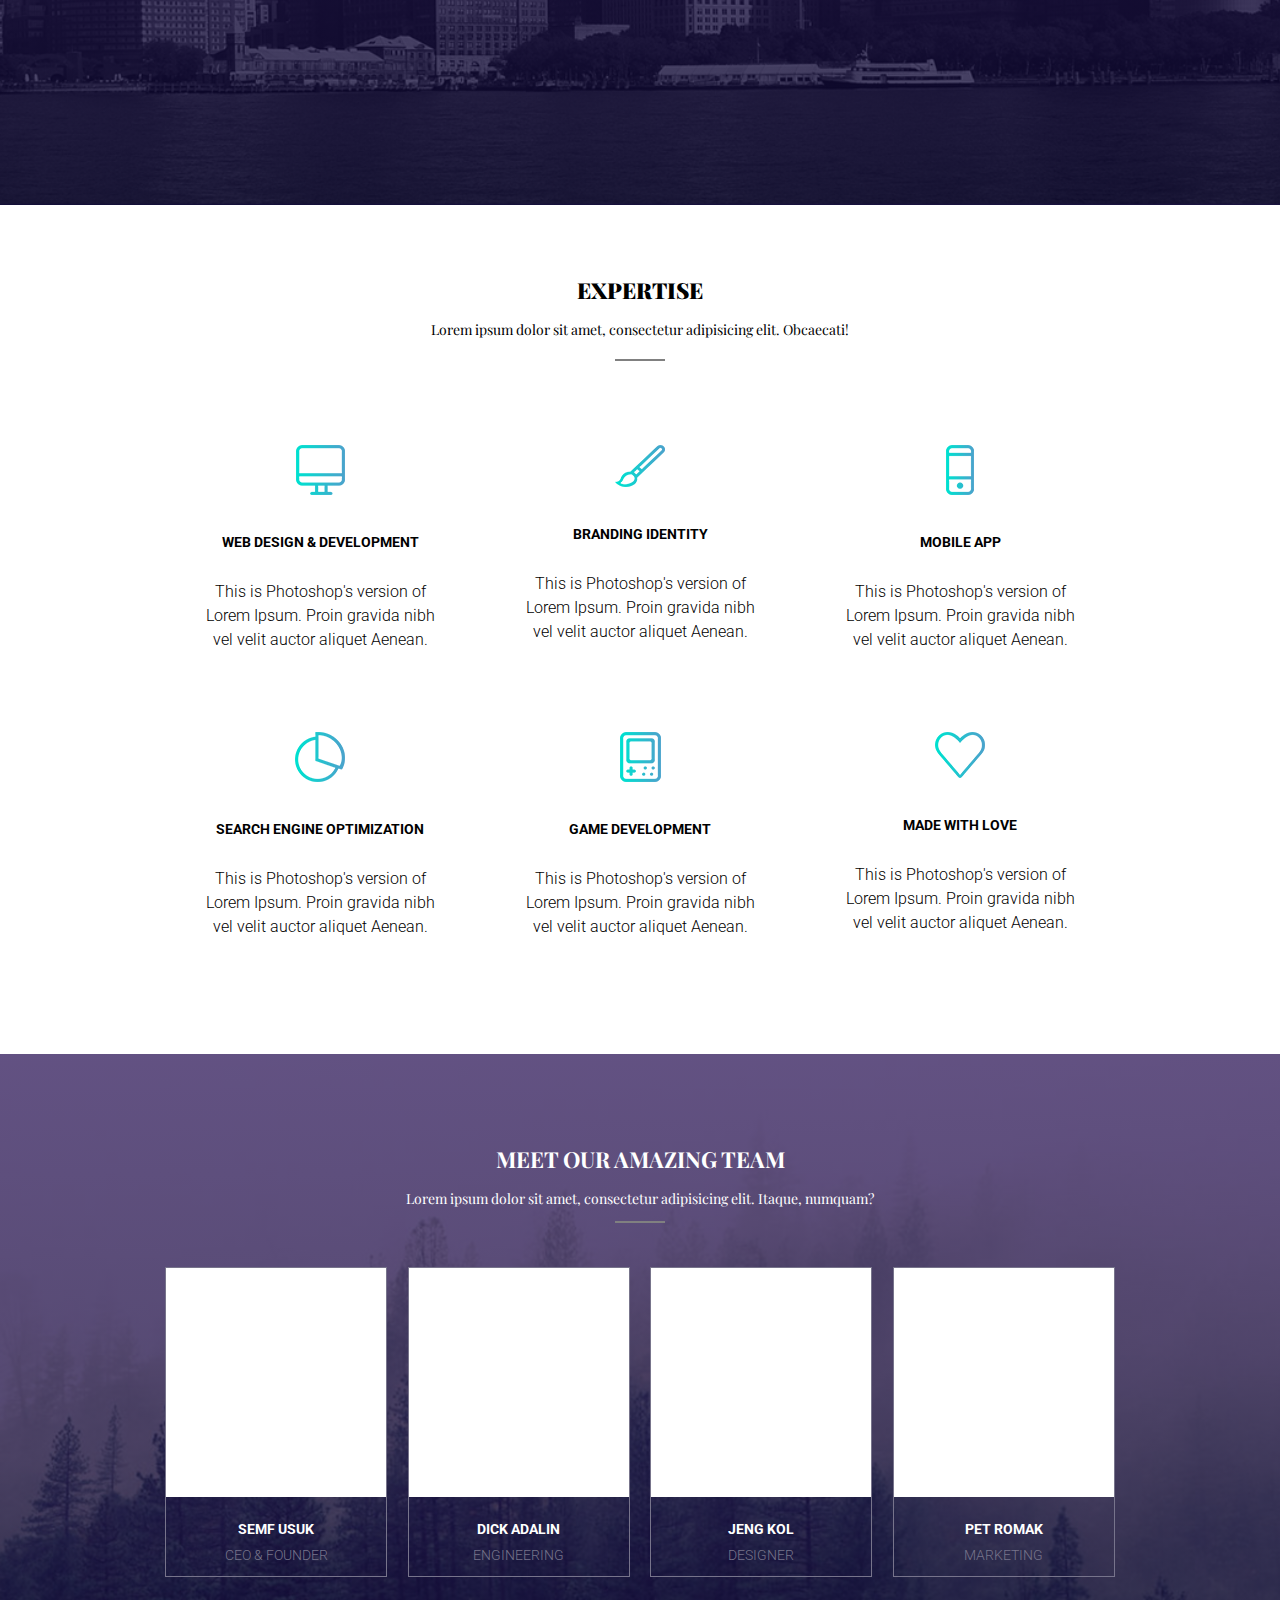
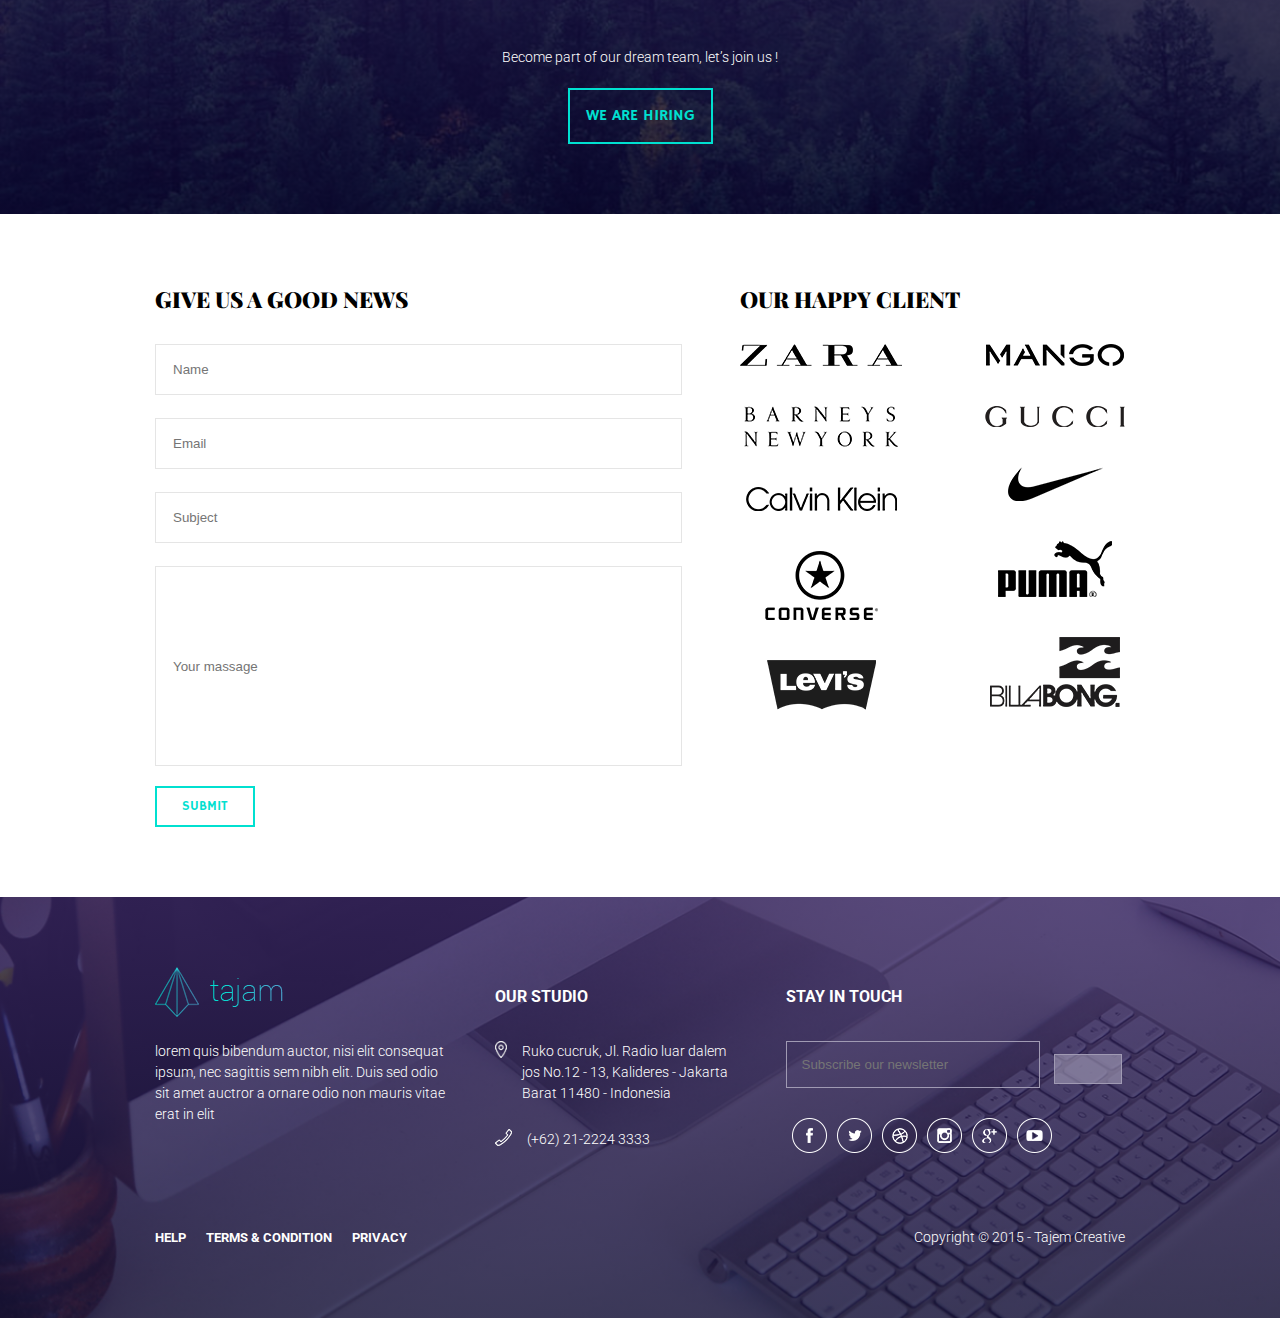
<file: dz8/index.html>
<!DOCTYPE HTML>
<html lang="en" xmlns="http://www.w3.org/1999/html">
<head>
    <title>MainProject</title>
    <meta charset="utf-8">
    <meta name="viewport" content="width=device-width, initial-scale=1">
    <link href="https://fonts.googleapis.com/css?family=Roboto:300,700,900" rel="stylesheet">
    <link href="https://fonts.googleapis.com/css?family=Playfair+Display:400,900" rel="stylesheet">
    <link href="https://fonts.googleapis.com/css?family=Hammersmith+One" rel="stylesheet">
    <link rel="stylesheet" href="https://use.fontawesome.com/releases/v5.8.1/css/all.css" integrity="sha384-50oBUHEmvpQ+1lW4y57PTFmhCaXp0ML5d60M1M7uH2+nqUivzIebhndOJK28anvf" crossorigin="anonymous">
    <link href="css/style.css" rel="stylesheet">
</head>
<body>
    <section class="section-first">
        <div class="overlay">
            <div class="container container-first">
            <div class="firstHeader">
                <div class="firstHeader__logo">
                    <img src="img/logo.png" alt="logo">
                </div>
                <!-- /.firstHeader__logo -->
                <div class="firstMenu">
                    <ul class="firstMenu__items">
                        <li class="firstMenu__item"><a href="#">Home</a></li>
                        <li class="firstMenu__item"><a href="#">About</a></li>
                        <li class="firstMenu__item"><a href="#">Expertise</a></li>
                        <li class="firstMenu__item"><a href="#">Teams</a></li>
                        <li class="firstMenu__item"><a href="#">Works</a></li>
                        <li class="firstMenu__item"><a href="#">People&nbspsay</a></li>
                        <li class="firstMenu__item"><a href="#">Contact</a></li>
                    </ul>
                </div>
                <!-- /.firsHeader__menu -->
            </div>
            <!-- /.firstHeader -->
            <div class="slider first-slider">
                <div class="slider__items">
                    <div class="slider__item">
                        <h1 class="firstTitle">
                            We Are Awesome Creative Agency
                        </h1>
                        <!-- /.firstTitle -->
                        <div class="line first-line"></div>
                        <p class="content firstContent">
                            This is Photoshop's version  of Lorem Ipsum. Proin gravida nibh vel velit
                            auctor aliquet. Aenean sollicitudin, lorem quis bibendum auctor, nisi
                            elit consequat ipsum, nec sagittis sem nibh id elit. Duis sed odio sit
                            amet nibh vulputate cursus a sit amet mauris. Morbi accumsan ipsum velit.
                        </p>
                        <!-- /.firstContent -->
                        <button class="btn firstBtn">
                            Learn More
                        </button>
                        <!-- /.firstBtn -->
                        <div class="dotNav">
                            <div class="dotNav__item item-active"></div>
                            <div class="dotNav__item"></div>
                            <div class="dotNav__item"></div>
                            <div class="dotNav__item"></div>
                        </div>
                        <!-- /.dotNav -->
                    </div>
                    <!-- /.slider__item -->
                </div>
                <!-- /.slider__items -->
            </div>
            <!-- /.firstSlider -->
            </div>
            <!-- /.container -->
        </div>
        <!-- /.overlay -->
    </section>
    <!-- /.section-first -->
    <section class="section-two">
    <div class="container container-two">
        <div class="secTwo__logo">
            <img src="img/secondLogo.png" alt="secondlogo">
        </div>
        <div class="secTwo__items">

            <!-- /.secTwo__item -->
            <div class="secTwo__item">
                <h2 class="title twoTitle">Our&nbspstory</h2>
            </div>
            <!-- /.secTwo__item -->
            <div class="secTwo__item">
                <p class="content twoContent">
                    This is Photoshop's version  of Lorem Ipsum. Proin gravida nibh vel velit auctor aliquet. Aenean sollicitudin, lorem quis bibendum auctor,
                    nisi elit consequat ipsum, nec sagittis sem nibh id elit. Duis sed odio sit amet nibh vulputate cursus
                </p>
                <p class="content twoContent">
                    Morbi accumsan ipsum velit. Nam nec tellus a odio tincidunt auctor a ornare odio. Sed non  mauris vitae erat consequat auctor eu in elit.
                    Class aptent taciti sociosqu ad litora torquent per conubia nostra, per inceptos himenaeos.
                </p>
            </div>
            <!-- /.secTwo__item -->
            <button class="btn twoBtn">
                Learn More
            </button>
        </div>
        <!-- /.secTwo_items -->
    </div>
    <!-- /.container-two -->
    </section>
    <!-- /.section-two -->
    <section class="section-three"  >
        <div class="overlay">
        <div class="container container-tree">
            <div class="three__items">
                <div class="three__logo">
                    <a href="#"> <img src="img/playIcon.png" alt=""></a>
                </div>
                <div class="three__item">
                    <p class="content threeContent">Watch our story</p>
                </div>
            </div>
        </div>
    <!-- /.container-three -->
        </div>
        <!-- /.overlay -->
    </section>
    <!-- /.section-three -->
    <section class="section-four">
    <div class="container container-four">
        <div class="four__items">
            <div class="four__item">
                <h1 class="title fourTitle">Expertise</h1>
            </div>
            <div class="four__item">
            <h2 class="subtitle four-subtitle">Lorem ipsum dolor sit amet, consectetur adipisicing elit. Obcaecati!</h2>
            </div>
            <div class="line four-line"></div>
        </div>
        <!-- /.four__items -->
        <div class="fourCards">
                <div class="fourCard__items fourCard__items-border">
                    <div class="fourCard__logo">
                        <img src="img/item__icon1.png" alt="icon">
                    </div>
                    <div class="icon-title">
                        Web design & development
                    </div>
                    <div class="icon-content">
                        This is Photoshop's version  of Lorem Ipsum. Proin gravida nibh vel velit auctor aliquet Aenean.
                    </div>
                </div>
                <!-- /.fourCard__items -->
                <div class="fourCard__items fourCard__items-border">
                    <div class="fourCard__logo">
                        <img src="img/item__icon2.png" alt="icon">
                    </div>
                    <div class="icon-title">
                        Branding identity
                    </div>
                    <div class="icon-content">
                        This is Photoshop's version  of Lorem Ipsum. Proin gravida nibh vel velit auctor aliquet Aenean.
                    </div>
                </div>
                <!-- /.fourCard__items -->
                <div class="fourCard__items fourCard__items-border">
                    <div class="fourCard__logo ">
                        <img src="img/item__icon3.png" alt="icon">
                    </div>
                    <div class="icon-title">
                        Mobile app
                    </div>
                    <div class="icon-content">
                        This is Photoshop's version  of Lorem Ipsum. Proin gravida nibh vel velit auctor aliquet Aenean.
                    </div>
                </div>
                <!-- /.fourCard__items -->
                <div class="fourCard__items">
                    <div class="fourCard__logo">
                        <img src="img/item__icon4.png" alt="icon">
                    </div>
                    <div class="icon-title">
                        Search engine optimization
                    </div>
                    <div class="icon-content">
                        This is Photoshop's version  of Lorem Ipsum. Proin gravida nibh vel velit auctor aliquet Aenean.
                    </div>
                </div>
                <!-- /.fourCard__items -->
                <div class="fourCard__items">
                    <div class="fourCard__logo">
                        <img src="img/item__icon5.png" alt="icon">
                    </div>
                    <div class="icon-title">
                        Game development
                    </div>
                    <div class="icon-content">
                        This is Photoshop's version  of Lorem Ipsum. Proin gravida nibh vel velit auctor aliquet Aenean.
                    </div>
                </div>
                <!-- /.fourCard__items -->
                <div class="fourCard__items">
                    <div class="fourCard__logo">
                        <img src="img/item__icon6.png" alt="icon">
                    </div>
                    <div class="icon-title">
                        Made with love
                    </div>
                    <div class="icon-content">
                        This is Photoshop's version  of Lorem Ipsum. Proin gravida nibh vel velit auctor aliquet Aenean.
                    </div>
                </div>
                <!-- /.fourCard__items -->
        </div>
        <!-- /.four-icons -->
    </div>
    <!-- /.container-four -->
    </section>
    <!-- /.section-four -->
    <section class="section-five">
        <div class="overlay">
            <div class="container container-five">
                <div class="fiveTop">
                    <div class="fiveTop__item">
                        <h1 class="title fiveTitle">Meet our amazing team</h1>
                    </div>
                    <div class="fiveTop__item">
                        <h2 class="subtitle five-subtitle">Lorem ipsum dolor sit amet, consectetur adipisicing elit. Itaque, numquam?</h2>
                    </div>
                    <div class="line five-line"></div>
                </div>
                <div class="five_items">
                    <div class="five_item">
                        <div class="fiveAvatar">
                            <img src="img/avatar.png" alt="avatar">
                        </div>

                            <p class="content fiveTitle">Semf Usuk</p>
                            <p class="content fiveContent">Ceo & founder</p>
                    </div>
                    <div class="five_item">
                        <div class="fiveAvatar">
                            <img src="img/avatar.png" alt="avatar">
                        </div>

                        <p class="content fiveTitle">Dick Adalin</p>
                        <p class="content fiveContent">Engineering</p>
                    </div>
                    <div class="five_item">
                        <div class="fiveAvatar">
                            <img src="img/avatar.png" alt="avatar">
                        </div>

                        <p class="content fiveTitle">Jeng Kol</p>
                        <p class="content fiveContent">Designer</p>
                    </div>
                    <div class="five_item">
                        <div class="fiveAvatar">
                            <img src="img/avatar.png" alt="avatar">
                        </div>

                        <p class="content fiveTitle">Pet Romak</p>
                        <p class="content fiveContent">Marketing</p>
                    </div>
                </div>
                <!-- /.five_items -->
                <div class="fiveBot">
                    <p class="content fContent">Become part of our dream team, let’s join us !</p>
                    <button class="btn fiveBtn">
                        we are hiring
                    </button>
                </div>
                <!-- /.fiveBot -->

            </div>
            <!-- /.container-five -->
        </div>
        <!-- /.overlay -->
    </section>
    <!-- /.section-five -->
    <section class="section-eig">
        <div class="container container-eig">
            <div class="news">
                <h1 class="title eigTitle">give us a good news</h1>
                <form action="#">
                    <input name="name" type="text" placeholder="Name" class="name">
                    <input name="email" type="email" placeholder="Email" class="name">
                    <input name="subject" type="text" placeholder="Subject" class="name">
                    <input name="message" type="text" placeholder="Your massage" class="nameMass">
                    <input type="submit" value="SUBMIT" id="submit" class="btn eigBtn">
                </form>
            </div>
            <!-- /.news -->
            <div class="client">
                <h1 class="title eigTitle">our happy client</h1>
                <div class="eigItems">
                    <div class="eigItem">
                        <img src="img/Zara_Logo.png" alt="Zara">
                        <img src="img/Barneys_Logo.png" alt="Barneys">
                        <img src="img/Calvin_klein_logo.png" alt="CK">
                        <img src="img/Converse_logo.png" alt="Converse">
                        <img src="img/Levi's_logo.png" alt="Levi`s">
                    </div>
                    <div class="eigItem">
                        <img src="img/Mango_logo.png" alt="Mango" >
                        <img src="img/Gucci_Logo.png" alt="Cucci">
                        <img src="img/Logo_NIKE.png" alt="Nike">
                        <img src="img/Puma_Logo.png" alt="Puma">
                        <img src="img/Billabong.png" alt="Billabong">
                    </div>
                </div>
            </div>
            <!-- /.client -->
        </div>
        <!-- /.container-eight -->
    </section>
    <section class="section-footer">
        <div class="overlay">
            <div class="container container-footer">
                <div class="footerContent">
                    <div class="footerLeft">
                        <div class="footerLeft__logo">
                            <img src="img/logo.png" alt="logo">
                        </div>
                        <p class="content fContent">lorem quis bibendum auctor, nisi elit consequat ipsum, nec sagittis sem nibh elit. Duis sed odio sit amet auctror a ornare odio non mauris vitae erat in elit</p>
                    </div>
                    <!-- /.footerLeft -->
                    <div class="footerMid">
                        <p class="content footerTitle">our studio</p>
                        <div class="footerMid__top">
                            <img src="img/point.png" alt="phone">
                            <p class="content fContent">Ruko cucruk, Jl. Radio luar dalem jos No.12 - 13, Kalideres - Jakarta Barat
                            11480 - Indonesia</p>
                        </div>
                        <div class="footerMid__bot">
                            <img src="img/phone.png" alt="point">
                            <p class="content fContent">(+62) 21-2224 3333</p>
                        </div>
                    </div>
                    <!-- /.footerMid -->
                    <div class="footerRight">
                        <p class="content footerTitle">stay in touch</p>
                        <div class="footerRight__input">
                            <input name="emailnews" type="email" placeholder="Subscribe our newsletter" class="footerInput">
                            <button type="submit" value="Subscribe2" class="subscribe"><i class="fas fa-paper-plane"></i></button>
                        </div>
                        <div class="footerRight__social">
                            <img src="img/facebook.png" alt="facebook" class="social_logo">
                            <img src="img/twitter.png" alt="twitter" class="social_logo">
                            <img src="img/dribbble.png" alt="dribbble" class="social_logo">
                            <img src="img/instagram.png" alt="instagram" class="social_logo">
                            <img src="img/google.png" alt="google" class="social_logo">
                            <img src="img/youtube.png" alt="youtube" class="social_logo">
                        </div>
                    </div>
                    <!-- /.footerRight -->
                </div>
                <!-- /.footerContent -->
                    <div class="footerMenu">
                        <ul class="footerMenu__items">
                            <li class="footerMenu__item"><a href="#">Help</a></li>
                            <li class="footerMenu__item"><a href="#">Terms & condition</a></li>
                            <li class="footerMenu__item"><a href="#">Privacy</a></li>
                        </ul>
                        <p class="content fContent">Copyright © 2015 - Tajem Creative</p>
                    </div>
            </div>

        </div>
        <!-- /.overlay -->
    </section>
    <!-- /.section-footer-->
</body>
</html>
</file>
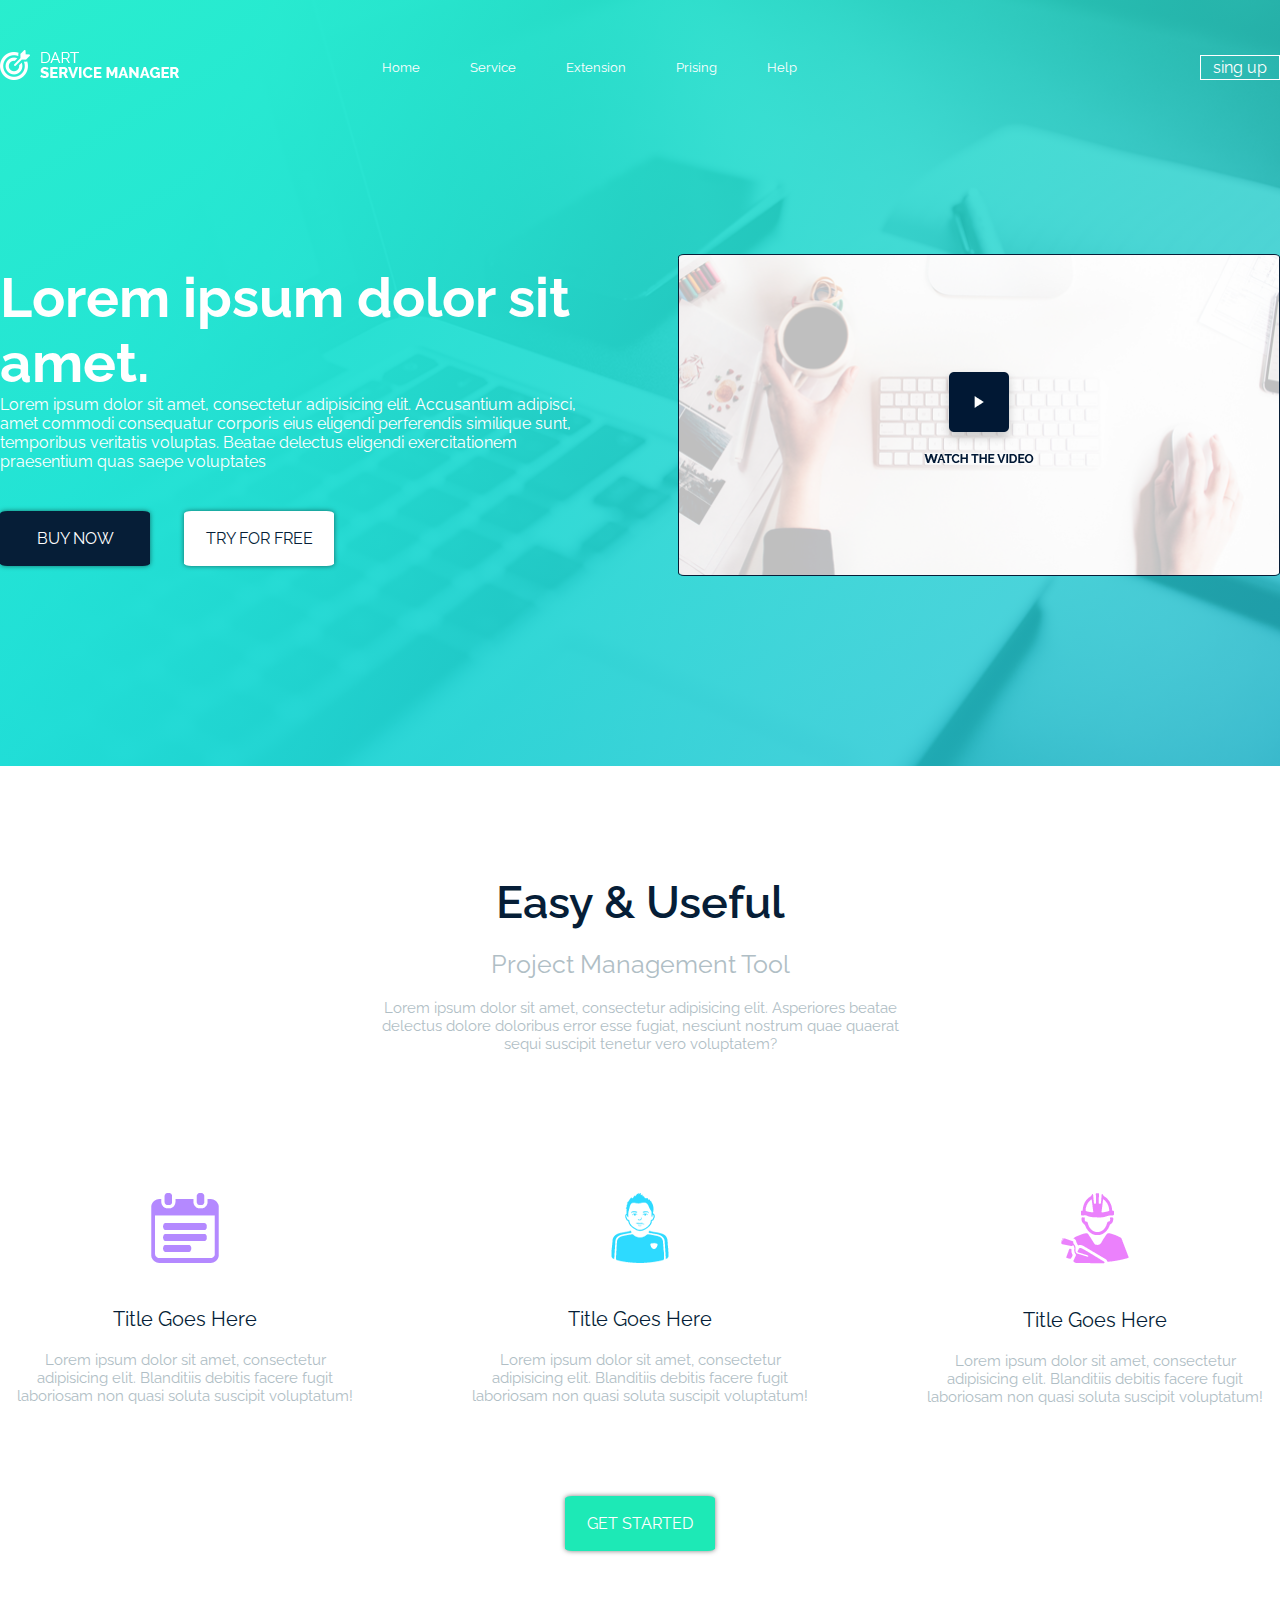
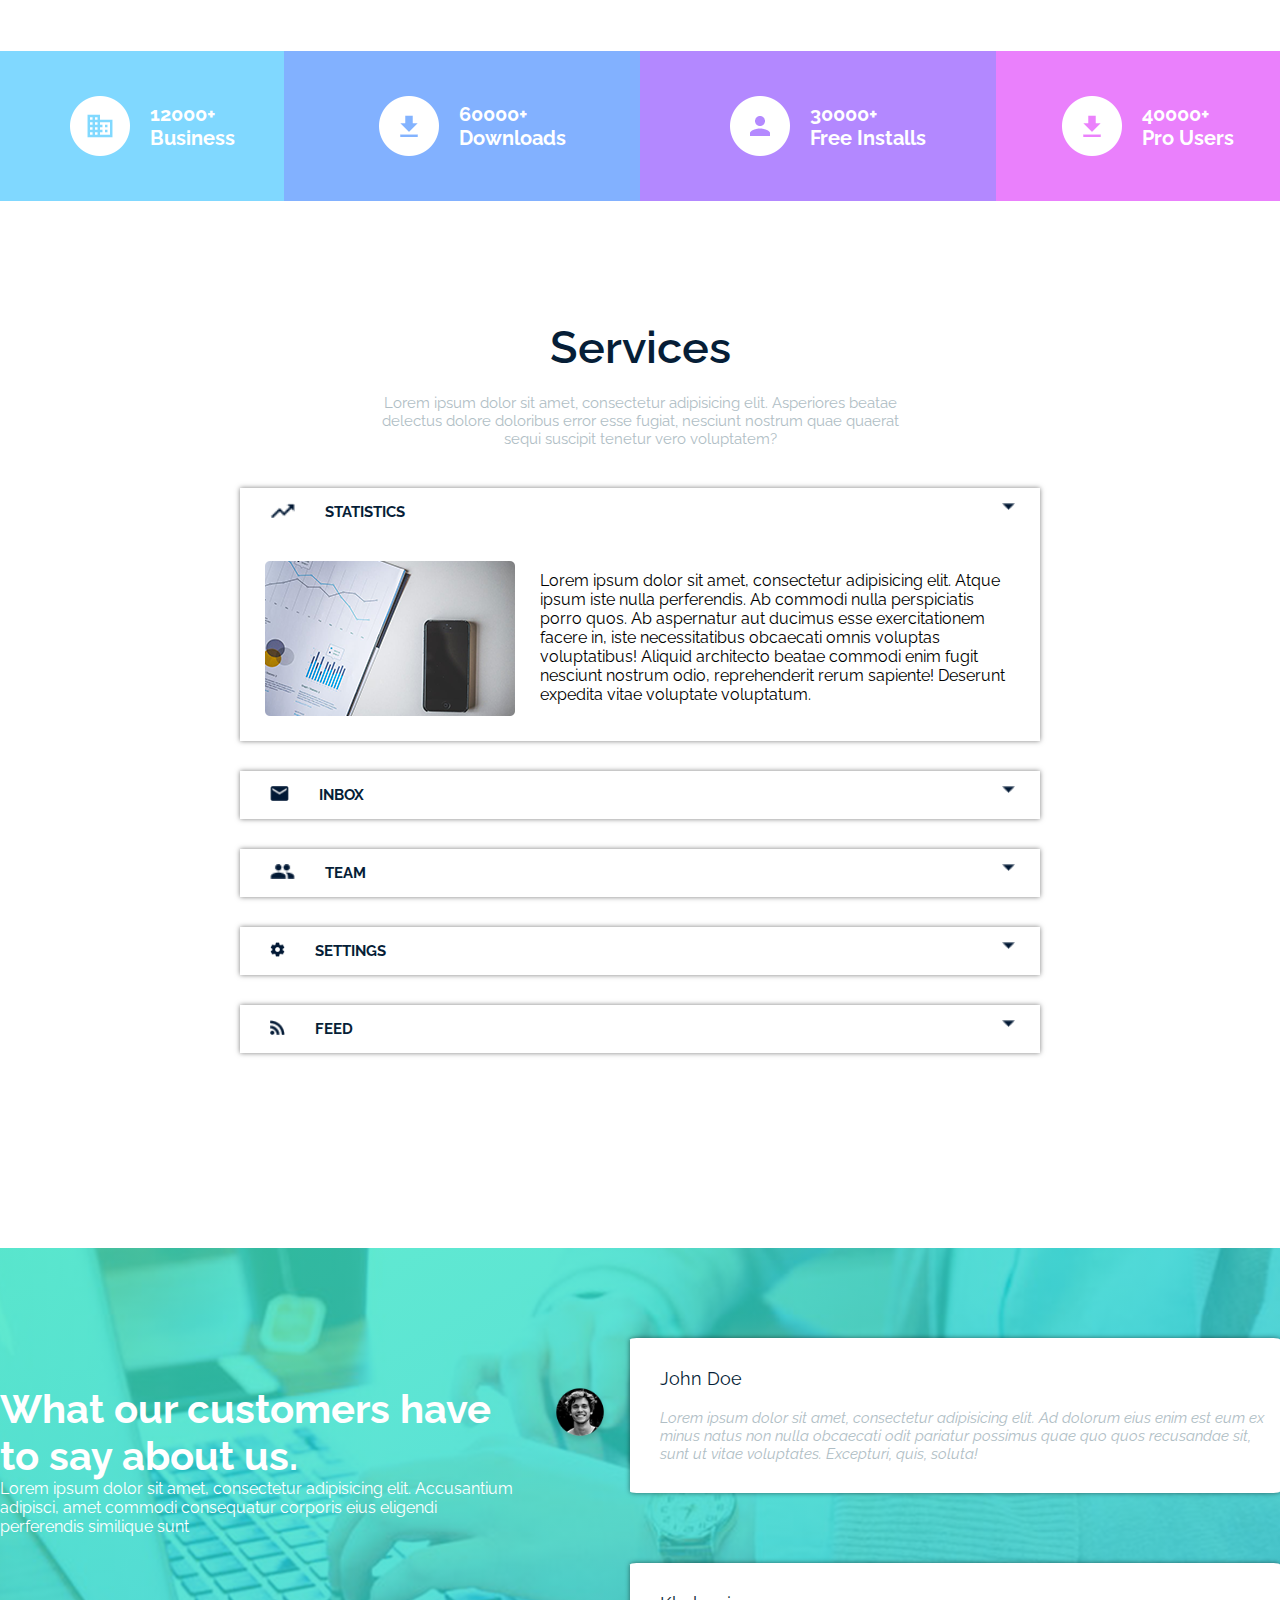
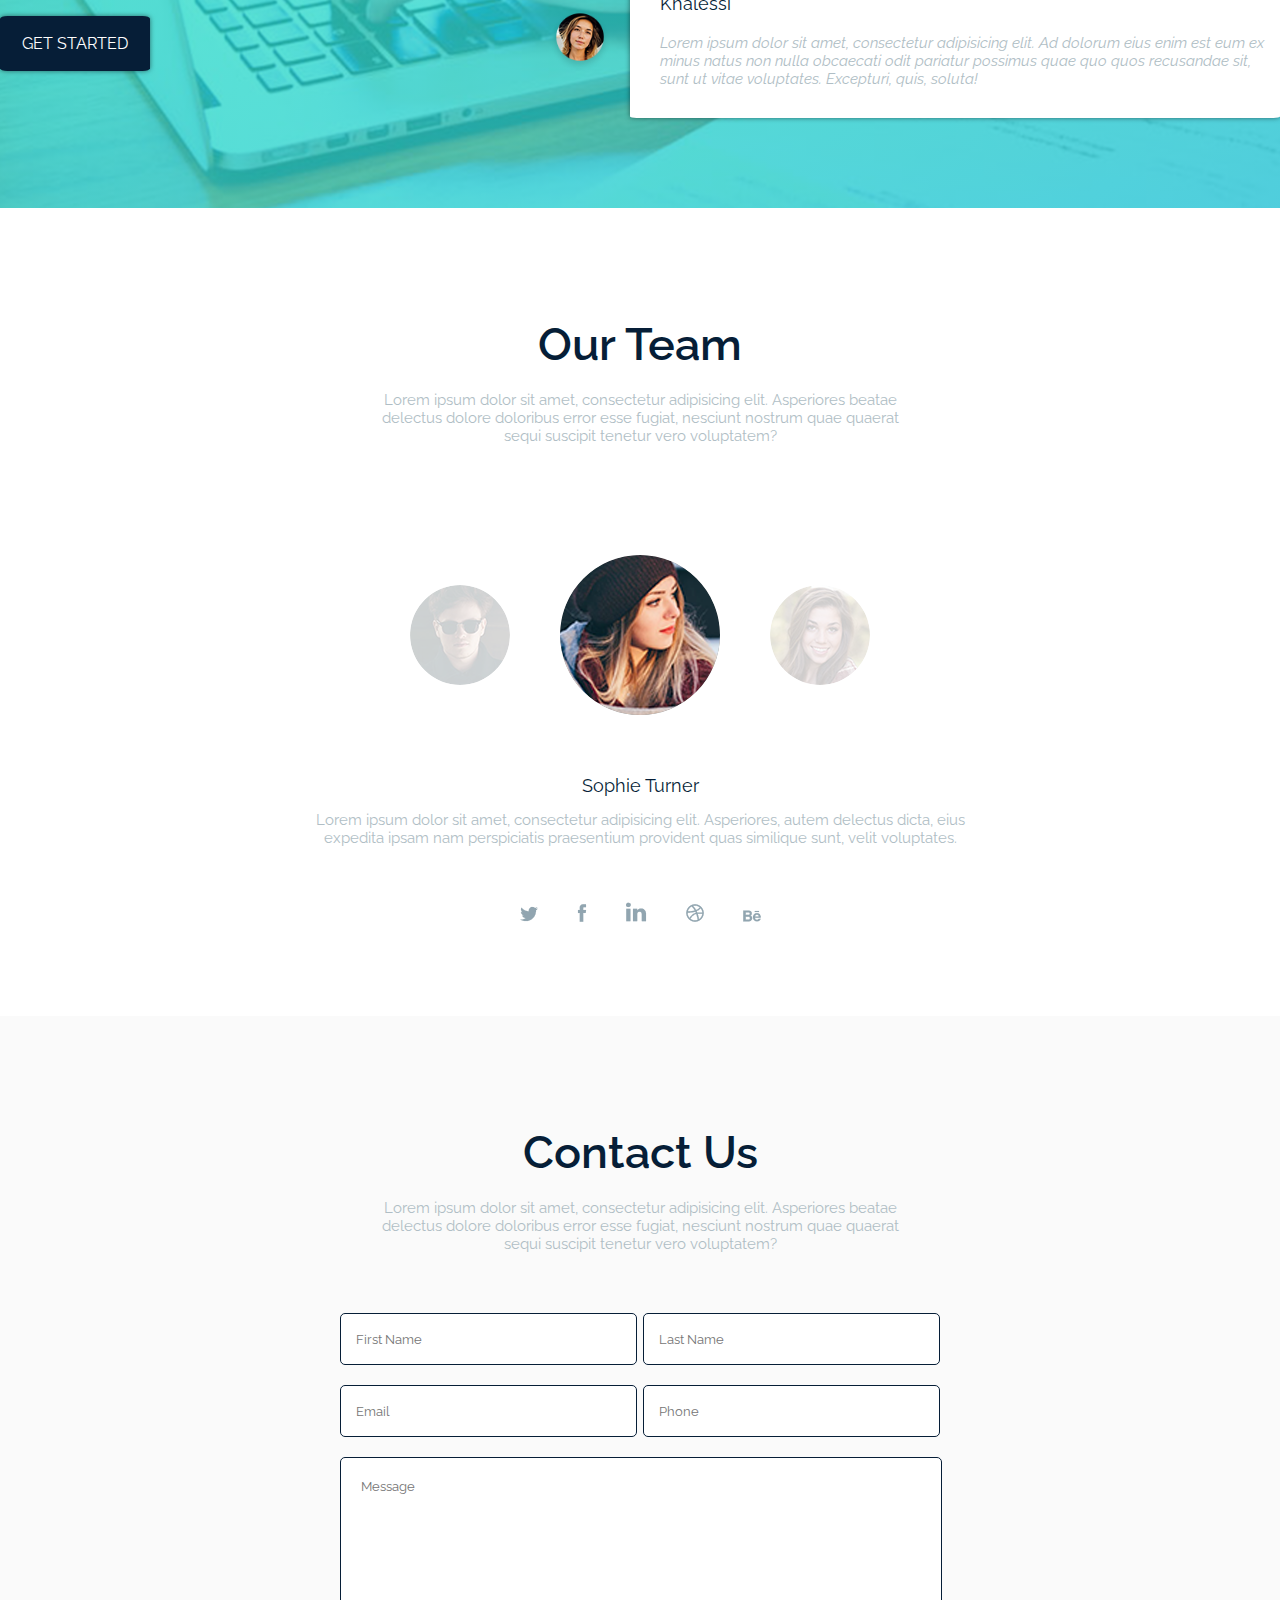
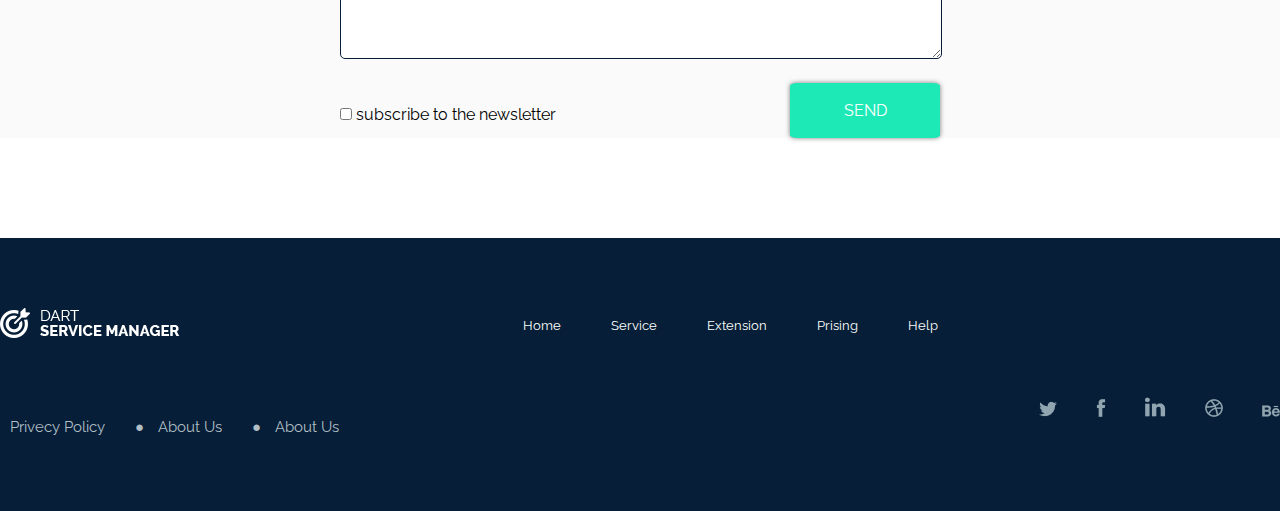
<file: final/index.html>
<!DOCTYPE HTML>
<html lang="en" xmlns="http://www.w3.org/1999/html">
<head>
    <title>Final</title>
    <!--<meta charset="utf-8">-->
    <meta name="viewport" content="width=device-width, initial-scale=1">
    <link rel="stylesheet" href="https://use.fontawesome.com/releases/v5.8.1/css/all.css" integrity="sha384-50oBUHEmvpQ+1lW4y57PTFmhCaXp0ML5d60M1M7uH2+nqUivzIebhndOJK28anvf" crossorigin="anonymous">
    <link href="https://fonts.googleapis.com/css?family=Raleway&amp;display=swap" rel="stylesheet">
    <link href="css/style.css" rel="stylesheet">


</head>
<body>
    <div class="header" id="Home">
        <div class="bgOverlay">
            <div class="wrapper">
                <div class="navBar">

                    <div class="navBar__logo">
                        <img src="img/logo.png" alt="">
                    </div>
                    <ul class="menu">
                        <li class="menu__items">Home</li>
                        <li class="menu__items">Service</li>
                        <li class="menu__items">Extension</li>
                        <li class="menu__items">Prising</li>
                        <li class="menu__items">Help</li>
                    </ul>

                    <div class="container">
                        <input type="checkbox" id="check-menu">
                        <label for="check-menu"></label>
                        <div class="burger-line first"></div>
                        <div class="burger-line second"></div>
                        <div class="burger-line third"></div>
                        <div class="burger-line fourth"></div>
                        <nav class="main-menu">
                            <a href="#Home">Home</a>
                            <a href="#Services">Service</a>
                            <a href="#Review">Extension</a>
                            <a href="#Team">Pricing</a>
                            <a href="#Contact">Help</a>
                        </nav>
                    </div>

                    <button class="singUp">sing up </button>
                </div>
                <!-- /.navBar -->
                <div class="headerContent">
                    <div class="headerContent__left">
                        <h2>Lorem ipsum dolor sit amet.</h2>
                        <p>Lorem ipsum dolor sit amet, consectetur adipisicing elit.
                            Accusantium adipisci, amet commodi consequatur corporis eius
                            eligendi perferendis similique sunt, temporibus veritatis voluptas.
                            Beatae delectus eligendi exercitationem praesentium quas saepe
                            voluptates
                        </p>
                        <div class="buttons">
                            <button class="btn">buy now</button>
                            <button class="btn btn--white">try for free</button>
                        </div>
                    </div>
                    <!-- /.headerContent__left -->
                    <div class="headerContent__right">
                        <div class="video">
                            <div class="video__overlay">
                                <img src="img/play.png" alt="">
                            </div>
                            <!-- /.video__overlay -->
                        </div>
                        <!-- /.video -->
                    </div>
                    <!-- /.headerContent__right -->
                </div>
                <!-- /.header__content -->
            </div>
            <!-- /.wrapper -->
        </div>
        <!-- /.header__overlay -->
    </div>
    <!-- /.header -->
    <div class="easy" id="Easy">
        <div class="wrapper">
            <div class="main">
                <p class="main__title">Easy & Useful</p>
                <p class="main__subtitle">Project Management Tool</p>
                <p class="main__text"> Lorem ipsum dolor sit amet, consectetur adipisicing elit.
                    Asperiores beatae delectus dolore doloribus error esse fugiat,
                    nesciunt nostrum quae quaerat sequi suscipit tenetur vero
                    voluptatem?</p>
            </div>
            <div class="cards">
                <div class="card">
                    <img src="img/card1.png" alt="" class="card__logo">
                    <p class="card__title">Title Goes Here</p>
                    <p class="card__text">Lorem ipsum dolor sit amet,
                        consectetur adipisicing elit. Blanditiis debitis facere
                        fugit laboriosam non quasi soluta suscipit voluptatum!
                    </p>
                </div>
                <div class="card">
                    <img src="img/card2.png" alt="" class="card__logo">
                    <p class="card__title">Title Goes Here</p>
                    <p class="card__text">Lorem ipsum dolor sit amet,
                        consectetur adipisicing elit. Blanditiis debitis facere
                        fugit laboriosam non quasi soluta suscipit voluptatum!
                    </p>
                </div>
                <div class="card">
                    <img src="img/card3.png" alt="" class="card__logo">
                    <p class="card__title">Title Goes Here</p>
                    <p class="card__text">Lorem ipsum dolor sit amet,
                        consectetur adipisicing elit. Blanditiis debitis facere
                        fugit laboriosam non quasi soluta suscipit voluptatum!
                    </p>
                </div>
            </div>
            <!-- /.cards -->
            <button class="btn btn--green">get started</button>
        </div>
        <!-- /.wrapper -->
    </div>
    <!-- /.easy -->
    <div class="wrapper">
        <div class="counts" id="Counts">
                <div class="count">
                    <img src="img/count1.png" alt="">
                    <div class="tog">
                        <p class="count__text">12000+</p>
                        <p class="count__text">Business</p>
                    </div>
                </div>
                <div class="count">
                    <img src="img/count2.png" alt="">
                    <div class="tog">
                        <p class="count__text">60000+</p>
                        <p class="count__text">Downloads</p>
                    </div>
                </div>
                <div class="count">
                    <img src="img/count3.png" alt="">
                    <div class="tog">
                        <p class="count__text">30000+</p>
                        <p class="count__text">Free Installs</p>
                    </div>
                </div>
                <div class="count">
                    <img src="img/count4.png" alt="">
                    <div class="tog">
                        <p class="count__text">40000+</p>
                        <p class="count__text">Pro Users</p>
                    </div>
                </div>
        </div>

    </div>
    <!-- /.counts -->
    <div class="services" id="Services">
        <div class="wrapper">

            <div class="main">
                <p class="main__title">Services</p>
                <p class="main__text"> Lorem ipsum dolor sit amet, consectetur adipisicing elit.
                    Asperiores beatae delectus dolore doloribus error esse fugiat,
                    nesciunt nostrum quae quaerat sequi suscipit tenetur vero
                    voluptatem?</p>
            </div>
            <div class="services__items">
                <div class="services__close">
                    <img src="img/dropLogo1.png" alt="" class="drop__logo">
                    <p class="drop__title">statistics</p>
                    <img src="img/dropArrow.png" alt="" class="drop__arrow">
                </div>
                <div class="services__open ">
                    <img src="img/dropImage.png" alt="">
                    <p class="drop__text">Lorem ipsum dolor sit amet, consectetur
                        adipisicing elit. Atque ipsum iste nulla perferendis.
                        Ab commodi nulla perspiciatis porro quos. Ab aspernatur
                        aut ducimus esse exercitationem facere in, iste necessitatibus
                        obcaecati omnis voluptas voluptatibus! Aliquid architecto
                        beatae commodi enim fugit nesciunt nostrum odio, reprehenderit
                        rerum sapiente! Deserunt expedita vitae voluptate voluptatum.
                    </p>
                </div>
            </div>
            <!-- /.services__items -->
            <div class="services__items">
                <div class="services__close">
                    <img src="img/dropLogo2.png" alt="" class="drop__logo">
                    <p class="drop__title">inbox</p>
                    <img src="img/dropArrow.png" alt="" class="drop__arrow">
                </div>
                <div class="services__open services__open--hide">
                    <img src="img/dropImage.png" alt="">
                    <p class="drop__text">Lorem ipsum dolor sit amet, consectetur
                        adipisicing elit. Atque ipsum iste nulla perferendis.
                        Ab commodi nulla perspiciatis porro quos. Ab aspernatur
                        aut ducimus esse exercitationem facere in, iste necessitatibus
                        obcaecati omnis voluptas voluptatibus! Aliquid architecto
                        beatae commodi enim fugit nesciunt nostrum odio, reprehenderit
                        rerum sapiente! Deserunt expedita vitae voluptate voluptatum.
                    </p>
                </div>
            </div>
            <!-- /.services__items -->
            <div class="services__items">
                <div class="services__close">
                    <img src="img/dropLogo3.png" alt="" class="drop__logo">
                    <p class="drop__title">team</p>
                    <img src="img/dropArrow.png" alt="" class="drop__arrow">
                </div>
                <div class="services__open services__open--hide">
                    <img src="img/dropImage.png" alt="">
                    <p class="drop__text">Lorem ipsum dolor sit amet, consectetur
                        adipisicing elit. Atque ipsum iste nulla perferendis.
                        Ab commodi nulla perspiciatis porro quos. Ab aspernatur
                        aut ducimus esse exercitationem facere in, iste necessitatibus
                        obcaecati omnis voluptas voluptatibus! Aliquid architecto
                        beatae commodi enim fugit nesciunt nostrum odio, reprehenderit
                        rerum sapiente! Deserunt expedita vitae voluptate voluptatum.
                    </p>
                </div>
            </div>
            <!-- /.services__items -->
            <div class="services__items">
                <div class="services__close">
                    <img src="img/dropLogo4.png" alt="" class="drop__logo">
                    <p class="drop__title">settings</p>
                    <img src="img/dropArrow.png" alt="" class="drop__arrow">
                </div>
                <div class="services__open services__open--hide">
                    <img src="img/dropImage.png" alt="">
                    <p class="drop__text">Lorem ipsum dolor sit amet, consectetur
                        adipisicing elit. Atque ipsum iste nulla perferendis.
                        Ab commodi nulla perspiciatis porro quos. Ab aspernatur
                        aut ducimus esse exercitationem facere in, iste necessitatibus
                        obcaecati omnis voluptas voluptatibus! Aliquid architecto
                        beatae commodi enim fugit nesciunt nostrum odio, reprehenderit
                        rerum sapiente! Deserunt expedita vitae voluptate voluptatum.
                    </p>
                </div>
            </div>
            <!-- /.services__items -->
            <div class="services__items">
                <div class="services__close">
                    <img src="img/dropLogo5.png" alt="" class="drop__logo">
                    <p class="drop__title">feed</p>
                    <img src="img/dropArrow.png" alt="" class="drop__arrow">
                </div>
                <div class="services__open services__open--hide">
                    <img src="img/dropImage.png" alt="">
                    <p class="drop__text">Lorem ipsum dolor sit amet, consectetur
                        adipisicing elit. Atque ipsum iste nulla perferendis.
                        Ab commodi nulla perspiciatis porro quos. Ab aspernatur
                        aut ducimus esse exercitationem facere in, iste necessitatibus
                        obcaecati omnis voluptas voluptatibus! Aliquid architecto
                        beatae commodi enim fugit nesciunt nostrum odio, reprehenderit
                        rerum sapiente! Deserunt expedita vitae voluptate voluptatum.
                    </p>
                </div>
            </div>
            <!-- /.services__items -->
        </div>
        <!-- /.wrapper -->
    </div>
    <!-- /.services -->
    <div class="review" id="Review">
        <div class="bgOverlay">
            <div class="wrapper">
                <div class="reviewContent">
                    <div class="reviewContent__left">
                        <h2 class="reviewTitle">What our customers
                            have to say about us.</h2>
                        <p>Lorem ipsum dolor sit amet, consectetur adipisicing elit.
                            Accusantium adipisci, amet commodi consequatur corporis eius
                            eligendi perferendis similique sunt
                        </p>
                            <button class="btn">get started</button>
                    </div>
                    <!-- /.reviewContent__left -->
                    <div class="reviewContent__right">
                        <div class="custom">
                            <img src="img/avatar1.png" alt="" class="custom__avatar">
                            <div class="custom__items">
                                <p class="custom__title">John Doe</p>
                                <p class="custom__text">Lorem ipsum dolor sit amet, consectetur adipisicing
                                    elit. Ad dolorum eius enim est eum ex minus natus non nulla obcaecati
                                    odit pariatur possimus quae quo quos recusandae sit, sunt ut vitae
                                    voluptates. Excepturi, quis, soluta!
                                </p>
                            </div>
                        </div>
                        <div class="custom">
                            <img src="img/avatar2.png" alt="" class="custom__avatar">
                            <div class="custom__items">
                                <p class="custom__title">Khalessi</p>
                                <p class="custom__text">Lorem ipsum dolor sit amet, consectetur adipisicing
                                    elit. Ad dolorum eius enim est eum ex minus natus non nulla obcaecati
                                    odit pariatur possimus quae quo quos recusandae sit, sunt ut vitae
                                    voluptates. Excepturi, quis, soluta!
                                </p>
                            </div>
                        </div>
                    </div>
                    <!-- /.reviewContent__right -->
                </div>
                <!-- /.reviewContent -->
            </div>
            <!-- /.wrapper -->
        </div>
        <!-- /.bgOverlay -->
    </div>
    <!-- /.review -->
    <div class="team" id="Team">
        <div class="wrapper">
            <div class="main">
                <p class="main__title">Our Team</p>
                <p class="main__text"> Lorem ipsum dolor sit amet, consectetur adipisicing elit.
                    Asperiores beatae delectus dolore doloribus error esse fugiat,
                    nesciunt nostrum quae quaerat sequi suscipit tenetur vero
                    voluptatem?</p>
            </div>
            <div class="team__avatars">
                <img src="img/teamAvatar2.png" alt="">
                <img src="img/teamAvatar.png" alt="">
                <img src="img/teamAvatar3.png" alt="">
            </div>
            <p class="team__name">Sophie Turner</p>
            <p class="team__info">Lorem ipsum dolor sit amet, consectetur adipisicing elit.
                Asperiores, autem delectus dicta, eius expedita ipsam nam perspiciatis
                praesentium provident quas similique sunt, velit voluptates.
            </p>

            <div class="social">
                <img src="img/socTw.png" alt="">
                <img src="img/socFb.png" alt="">
                <img src="img/socIn.png" alt="">
                <img src="img/socN.png" alt="">
                <img src="img/socBe.png" alt="">
            </div>
        </div>
        <!-- /.wrapper -->
    </div>
    <!-- /.team -->
    <div class="contact" id="Contact">
        <div class="wrapper">
            <div class="main">
                <p class="main__title">Contact Us</p>
                <p class="main__text"> Lorem ipsum dolor sit amet, consectetur adipisicing elit.
                    Asperiores beatae delectus dolore doloribus error esse fugiat,
                    nesciunt nostrum quae quaerat sequi suscipit tenetur vero
                    voluptatem?</p>
            </div>
            <div class="contactForm">
                <label for="first_name">
                    <input type="text" id="first_name" placeholder="First Name" class="contactForm__form">
                </label>
                <label for="last_name">
                    <input type="text" id="last_name" placeholder="Last Name"  class="contactForm__form">
                </label>
                <label for="email">
                    <input type="email" id="email" placeholder="Email"  class="contactForm__form">
                </label>
                <label for="phone">
                    <input type="tel" id="phone" placeholder="Phone"  class="contactForm__form">
                </label>
                <label for="message">
                    <textarea name="message" id="message" cols="30" rows="10" placeholder="Message"  class="contactForm__mes"></textarea>
                </label>
                <label for="check" class="checkForm">
                    <input type="checkbox" id="check" class="checkbox"> subscribe to the newsletter
                </label>
                <button class="btn btn--contact">send</button>
            </div>
            <!-- /.contactForm -->
        </div>
        <!-- /.wrapper -->
    </div>
    <!-- /.contact -->
    <div class="footer">
        <div class="wrapper">
            <div class="navBar navBar--padding">
                <div class="navBar__logo">
                    <img src="img/logo.png" alt="">
                </div>
                <ul class="menu">
                    <li class="menu__items">Home</li>
                    <li class="menu__items">Service</li>
                    <li class="menu__items">Extension</li>
                    <li class="menu__items">Prising</li>
                    <li class="menu__items">Help</li>
                </ul>

                <div class="container">
                    <input type="checkbox" id="check-menuFooter">
                    <label for="check-menuFooter"></label>
                    <div class="burger-line first"></div>
                    <div class="burger-line second"></div>
                    <div class="burger-line third"></div>
                    <div class="burger-line fourth"></div>
                    <nav class="main-menu">
                        <a href="#Home">Home</a>
                        <a href="#Services">Service</a>
                        <a href="#Review">Extension</a>
                        <a href="#Team">Pricing</a>
                        <a href="#Contact">Help</a>
                    </nav>
                </div>

            </div>



            <div class="footerAbout">
                <ul class="footerAbout__items">
                    <li>Privecy Policy</li>
                    <li>About Us</li>
                    <li>About Us</li>
                </ul>
                <div class="social">
                    <img src="img/socTw.png" alt="">
                    <img src="img/socFb.png" alt="">
                    <img src="img/socIn.png" alt="">
                    <img src="img/socN.png" alt="">
                    <img src="img/socBe.png" alt="">
                </div>
            </div>
            <!-- /.footer__about -->
        </div>
        <!-- /.wrapper -->
    </div>
    <!-- /.footer -->

    <script src="js/main.js"></script>
</body>
</html>
</file>
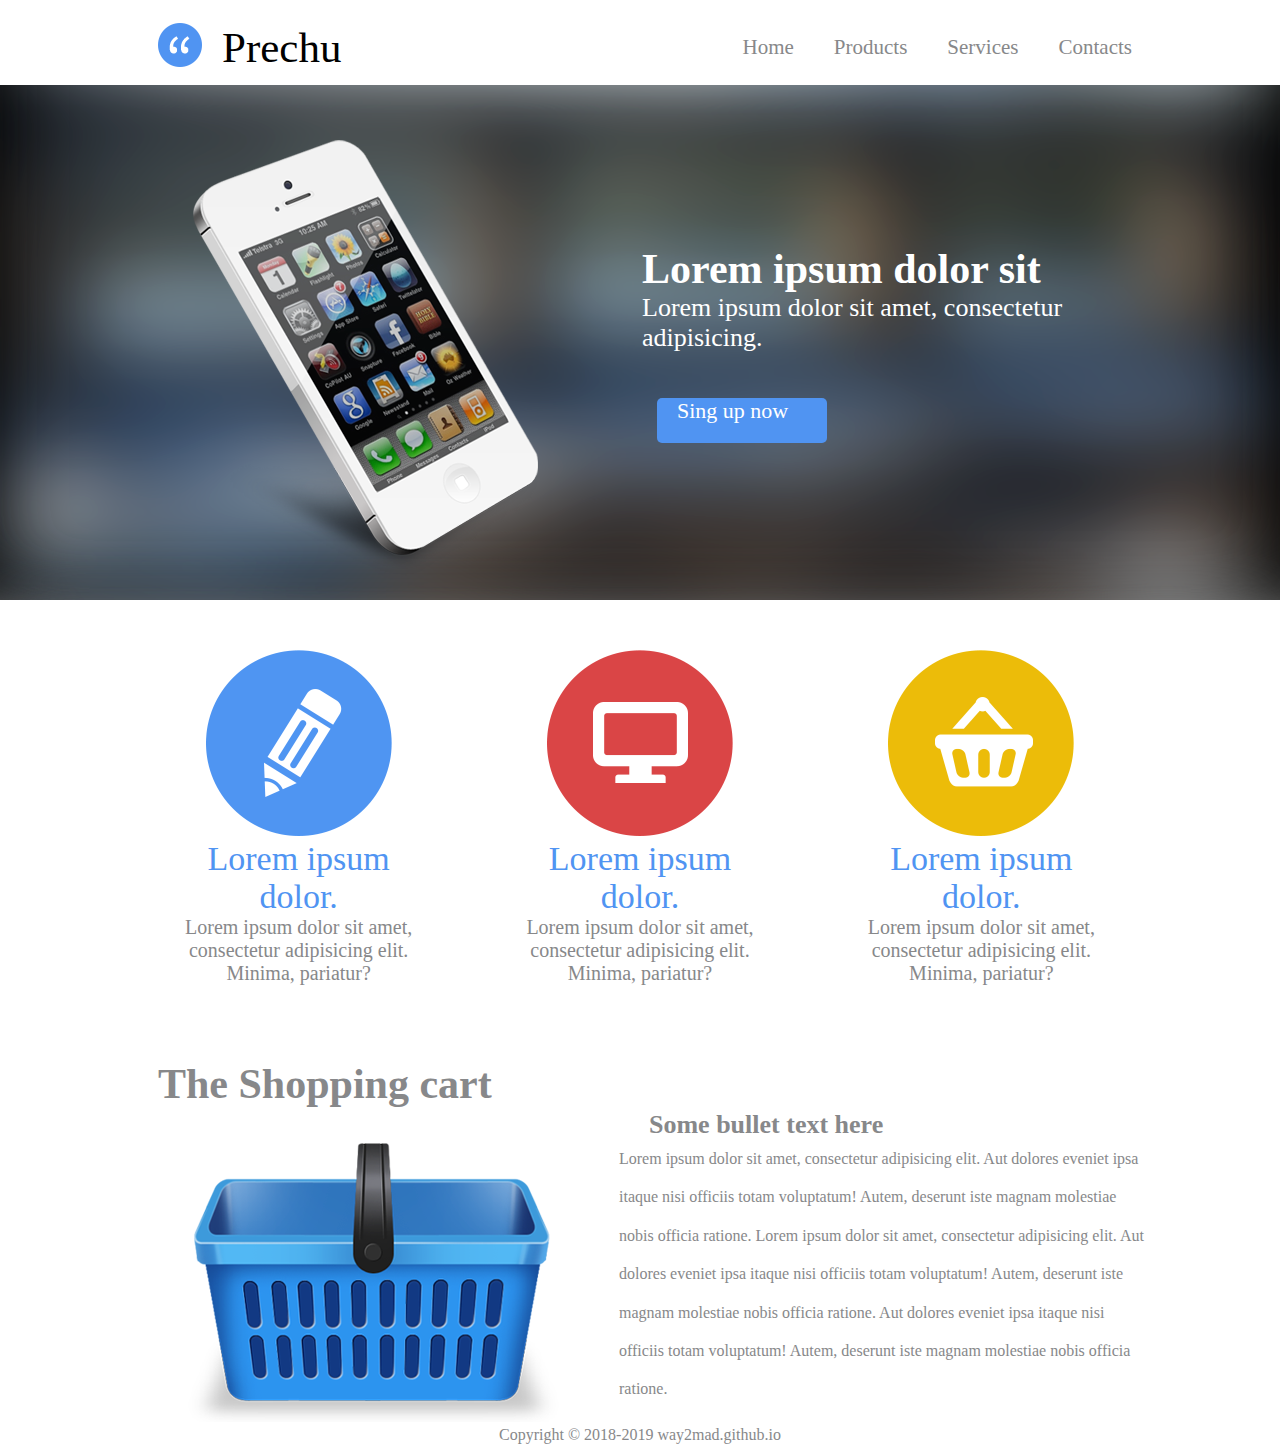
<file: hw2/index.html>
<!DOCTYPE HTML>
<html lang="en" xmlns="http://www.w3.org/1999/html">
<head>
    <title>MainProject</title>
    <meta charset="utf-8">
    <meta name="viewport" content="width=device-width, initial-scale=1">
    <link rel="stylesheet" href="https://use.fontawesome.com/releases/v5.8.1/css/all.css" integrity="sha384-50oBUHEmvpQ+1lW4y57PTFmhCaXp0ML5d60M1M7uH2+nqUivzIebhndOJK28anvf" crossorigin="anonymous">
    <link href="css/style.css" rel="stylesheet">

</head>
<body>
<section class="one" id="home">
    <div class="overlay">
        <div class="container">
            <div class="header">
                <div class="header__logo">
                    <img class="header__img" src="img/logo.png" alt="">
                    <p class="header__text">Prechu</p>
                </div>
                <!-- /.logo -->

                    <ul class="menu">
                        <li class="menu__item">Home</li>
                        <li class="menu__item">Products</li>
                        <li class="menu__item">Services</li>
                        <li class="menu__item">Contacts</li>
                        <li><img src="img/menu.png" class="menu__mini"alt=""></li>
                    </ul>
                <!-- /.menu -->
            </div>
            <!-- /.header -->

        <div class="top">
            <div class="top__left">
                <img class ="top__phone" src="img/iphone.png" alt="">
            </div>
            <!-- /.top-left -->
            <div class="top__right">
                <h2 class="top__title">Lorem ipsum dolor sit</h2>
                <p class="top__text">Lorem ipsum dolor sit amet, consectetur adipisicing.</p>
                <button class="sing">
                    <i class="fas fa-check-circle"></i>
                    <p class="sing__text">Sing up now</p>
                </button>
            </div>
            <!-- /.top-right -->
        </div>
        <!-- /.top -->

        </div>
    <!-- /.container -->
    </div>
    <!-- /.overlay-white -->
</section>
<!-- /.section-one -->
<section class="two">
    <div class="container">
        <div class="prod">
            <div class="prod__items">
                <img src="img/item1.png" alt="">
                <div class="prod__char">
                    <p class="prod__item">Lorem ipsum dolor.</p>
                    <p class="prod__text">Lorem ipsum dolor sit amet,
                        consectetur adipisicing elit. Minima, pariatur?
                    </p>
                </div>
            </div>
            <!-- /.prod__item -->
            <div class="prod__items">
                <img src="img/item2.png" alt="">
                <div class="prod__char">
                    <p class="prod__item">Lorem ipsum dolor.</p>
                    <p class="prod__text">Lorem ipsum dolor sit amet,
                        consectetur adipisicing elit. Minima, pariatur?
                    </p>
                </div>
            </div>
            <!-- /.prod__item -->
            <div class="prod__items">
                <img src="img/item3.png" alt="">
                <div class="prod__char">
                    <p class="prod__item">Lorem ipsum dolor.</p>
                    <p class="prod__text">Lorem ipsum dolor sit amet,
                        consectetur adipisicing elit. Minima, pariatur?
                    </p>
                </div>
            </div>
            <!-- /.prod__item -->
        </div>
        <!-- /.prod_items -->
    </div>
    <!-- /.container -->
</section>
<!-- /.section-two -->
<section class="three">
    <div class="container">
        <div class="shopping">
            <div class="shopping__left">
                <h2 class="shopping__title">The Shopping cart</h2>
                <img src="img/cart.png" alt="">
            </div>
            <!-- /.shopping__left -->
            <div class="shopping__right">
                <h2 class="shopping__title shopping__title-small">Some bullet text here</h2>
                <p class="shopping__text">
                    Lorem ipsum dolor sit amet, consectetur adipisicing elit.
                    Aut dolores eveniet ipsa itaque nisi officiis totam voluptatum!
                    Autem, deserunt iste magnam molestiae nobis officia ratione.
                    Lorem ipsum dolor sit amet, consectetur adipisicing elit.
                    Aut dolores eveniet ipsa itaque nisi officiis totam voluptatum!
                    Autem, deserunt iste magnam molestiae nobis officia ratione.
                    Aut dolores eveniet ipsa itaque nisi officiis totam voluptatum!
                    Autem, deserunt iste magnam molestiae nobis officia ratione.
                </p>
                <!-- /.shoppiing__right__text -->
            </div>
            <!-- /.shopping__right -->
        </div>
        <!-- /.shopping__items -->
    </div>
    <!-- /.container -->
</section>
<!-- /.section-three -->
<div class="copyright">
    <p class="copyright">
        Copyright © 2018-2019 way2mad.github.io
    </p>
    <!-- /.copyright -->
</div>
<!-- /.copyright -->
</body>
</html>
</file>
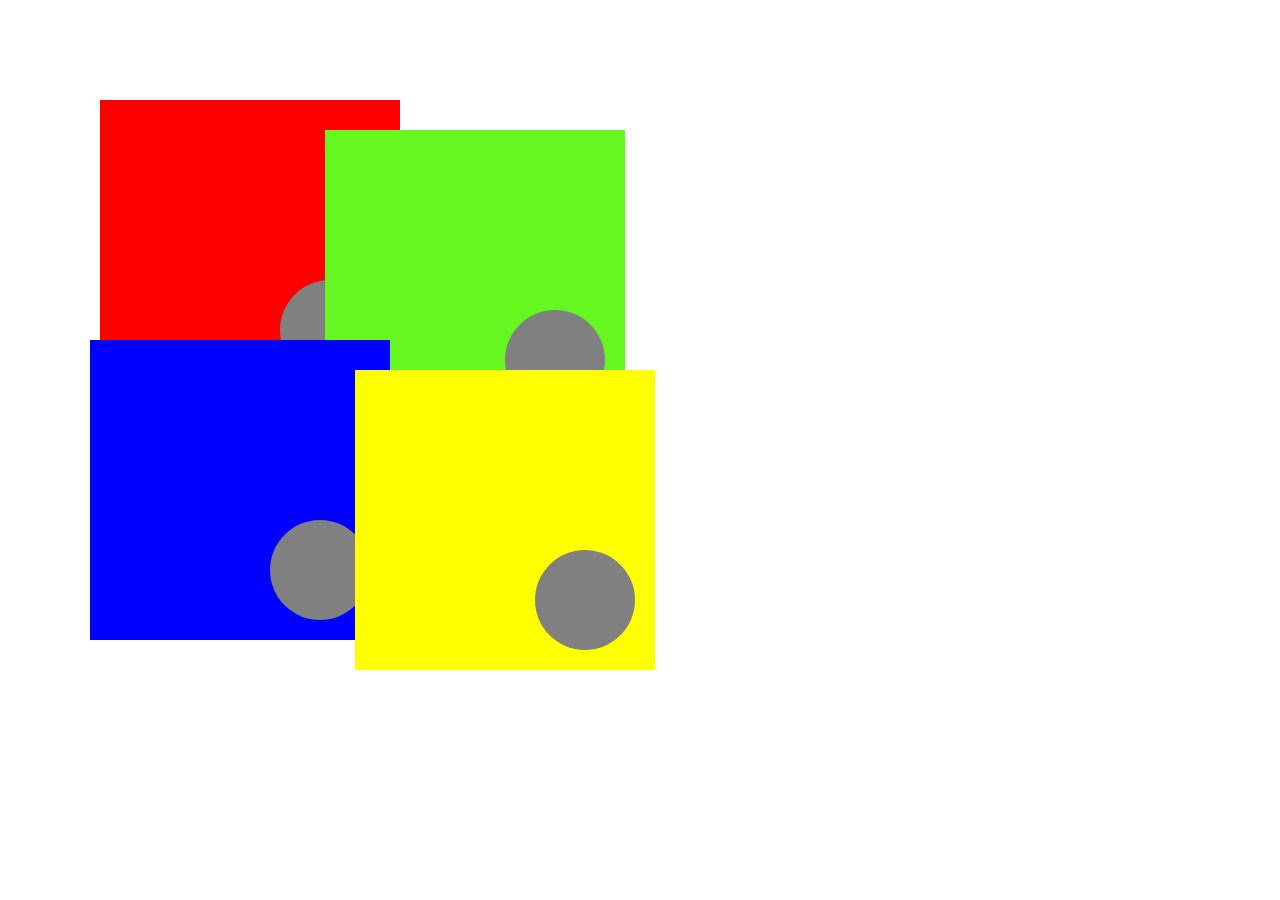
<file: hw3-1/index.html>
<!DOCTYPE HTML>
<html lang="en" xmlns="http://www.w3.org/1999/html">
<head>
    <title>HomeWork3-1 squares</title>
    <meta charset="utf-8">
    <meta name="viewport" content="width=device-width, initial-scale=1">
    <link rel="stylesheet" href="https://use.fontawesome.com/releases/v5.8.1/css/all.css" integrity="sha384-50oBUHEmvpQ+1lW4y57PTFmhCaXp0ML5d60M1M7uH2+nqUivzIebhndOJK28anvf" crossorigin="anonymous">

    <link href="css/style.css" rel="stylesheet">

</head>
<body>
       <div class="wrapper">
            <div class="square square-red">
                <div class="square__circle  square__circle-cross"></div>
            </div>

            <div class="square square-green">
                <div class="square__circle  square__circle-cross"></div>
            </div>

            <div class="square square-blue" >
                <div class="square__circle  square__circle-cross"></div>
            </div>

            <div class="square square-yellow">
                <div class="square__circle square__circle-cross"></div>
            </div>
       </div>
</body>
</html>
</file>
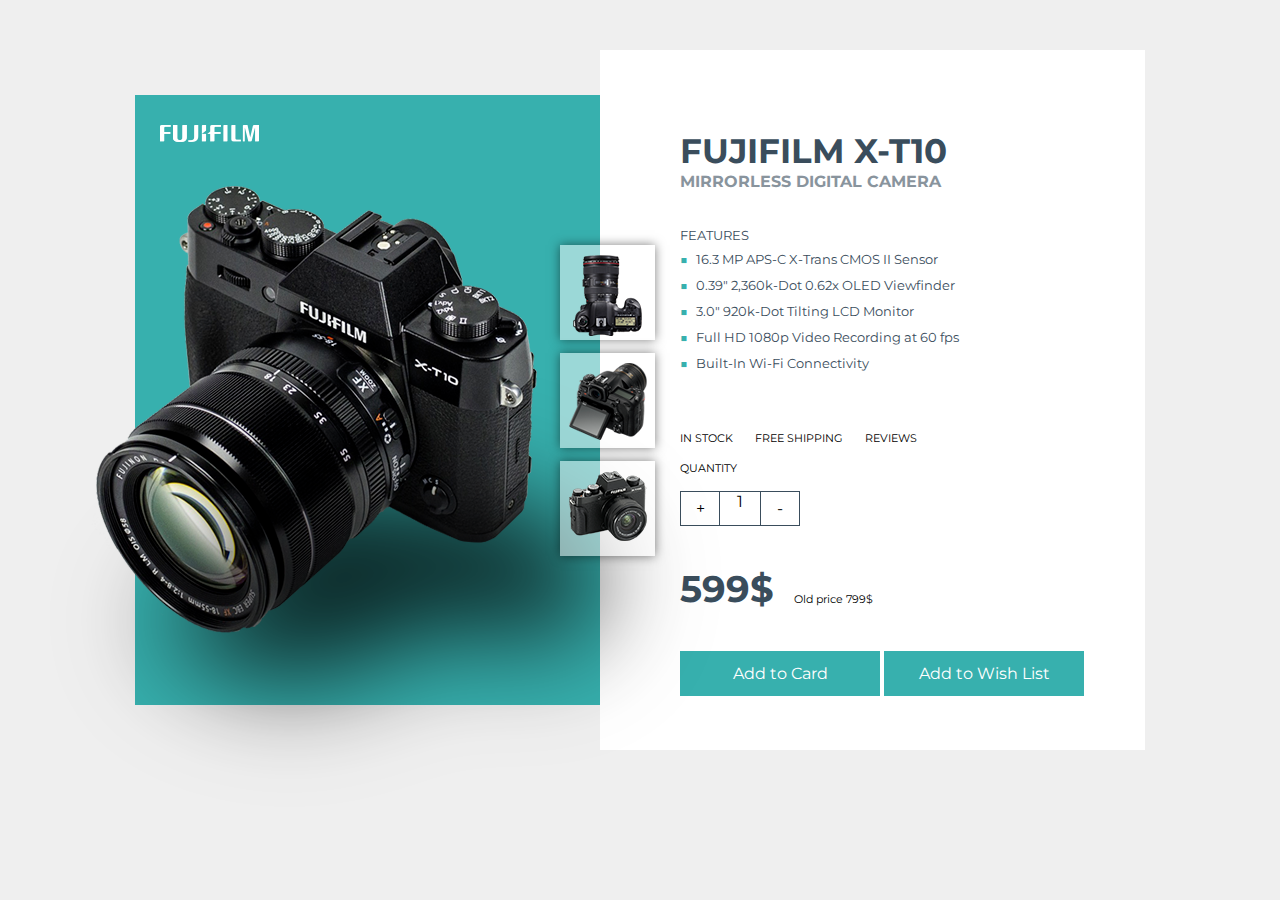
<file: hw3-2/index.html>
<!DOCTYPE HTML>
<html lang="en" xmlns="http://www.w3.org/1999/html">
<head>
    <title>HomeWork 3-2</title>
    <meta charset="utf-8">
    <meta name="viewport" content="width=device-width, initial-scale=1">
    <link rel="stylesheet" href="https://use.fontawesome.com/releases/v5.8.1/css/all.css" integrity="sha384-50oBUHEmvpQ+1lW4y57PTFmhCaXp0ML5d60M1M7uH2+nqUivzIebhndOJK28anvf" crossorigin="anonymous">
    <link href="https://fonts.googleapis.com/css?family=Montserrat&display=swap" rel="stylesheet">
    <link href="css/style.css" rel="stylesheet">

</head>
<body>
    <div class="content">
            <div class="left">
                    <img src="img/Logo.png" alt="" class="left__logo">

                    <img src="img/Camera.png" alt="" class="left__camera">
                    <img src="img/camera-shadow.png" alt="" class="left__shadow">
                    <div class="preview">
                        <div class="preview__mini">
                            <img src="img/camera-top.png" alt="">
                        </div>
                        <div class="preview__mini ">
                            <img src="img/camera-back.png" alt="">
                        </div>
                        <div class="preview__mini">
                            <img src="img/camera-front.png" alt="">
                        </div>
                    </div>
                    <!-- /.left__mini -->
            </div>
            <!-- /.left -->
            <div class="right">
                    <h2 class="right__title">Fujifilm X-T10</h2>
                    <h3 class="right__subtitle">Mirrorless Digital Camera</h3>
                    <div class="features">
                        <p class="features__title">Features</p>
                        <ul>
                            <li class="features__text">16.3 MP APS-C X-Trans CMOS II Sensor</li>
                            <li class="features__text">0.39" 2,360k-Dot 0.62x OLED Viewfinder</li>
                            <li class="features__text">3.0" 920k-Dot Tilting LCD Monitor</li>
                            <li class="features__text">Full HD 1080p Video Recording at 60 fps</li>
                            <li class="features__text">Built-In Wi-Fi Connectivity</li>
                        </ul>
                    </div>
                    <!-- /.right_features -->
                    <ul class="info">
                        <li class="info__text">In Stock</li>
                        <li class="info__text">Free Shipping</li>
                        <li class="info__text">Reviews</li>
                        <li class="info__text">Quantity</li>
                    </ul>
                    <div class="counter">
                        <button class="counter__right counter__right-btn">+</button>
                        <div class="counter__right"> 1 </div>
                        <button class="counter__right counter__right-btn">-</button>
                    </div>
                    <!-- /.right__counter -->
                    <div class="price">
                        <h2 class="price__new">599$</h2>
                        <p class="price__old">Old price 799$</p>
                    </div>
                    <div class="buttons">
                        <button class="buttons__right">Add to Card</button>
                        <button class="buttons__right button__right-wish"> Add to Wish List</button>
                    </div>
            </div>
            <!-- /.right -->
    </div>
    <!-- /.content -->
</body>
</html>
</file>
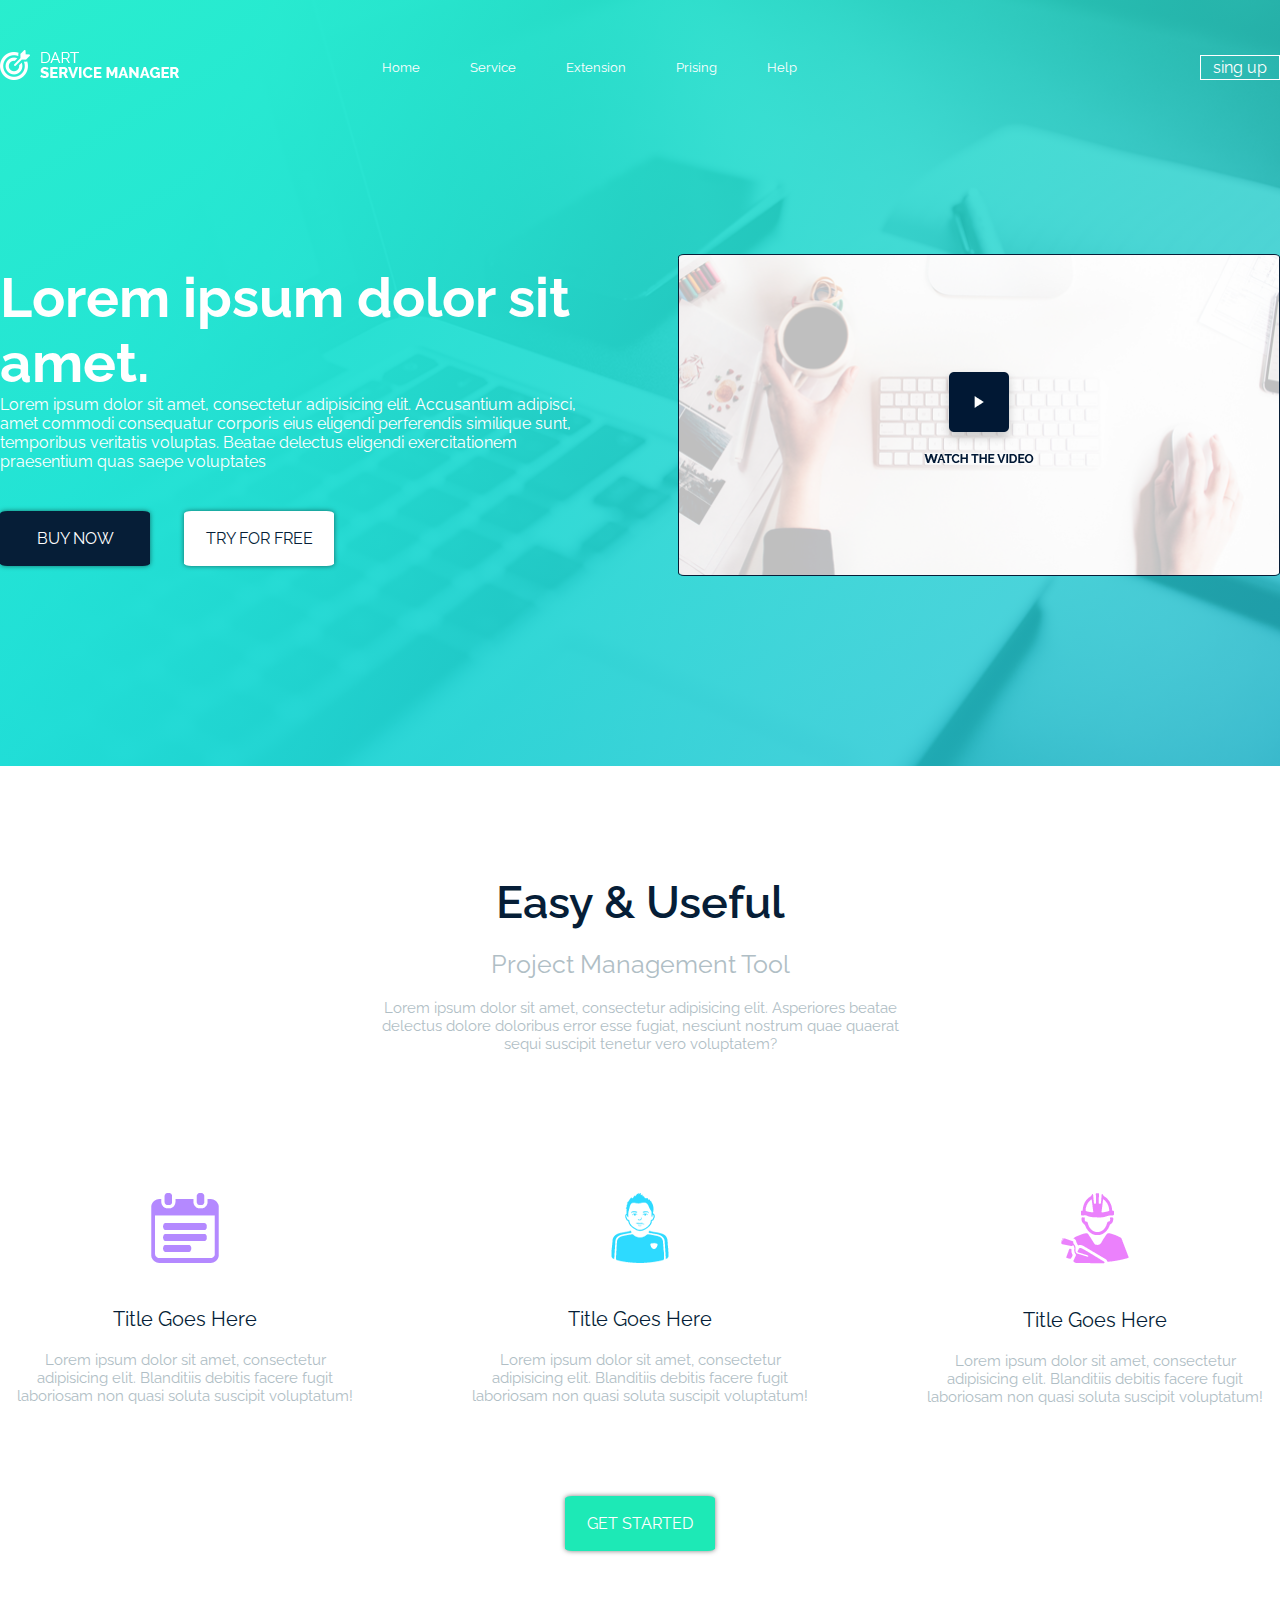
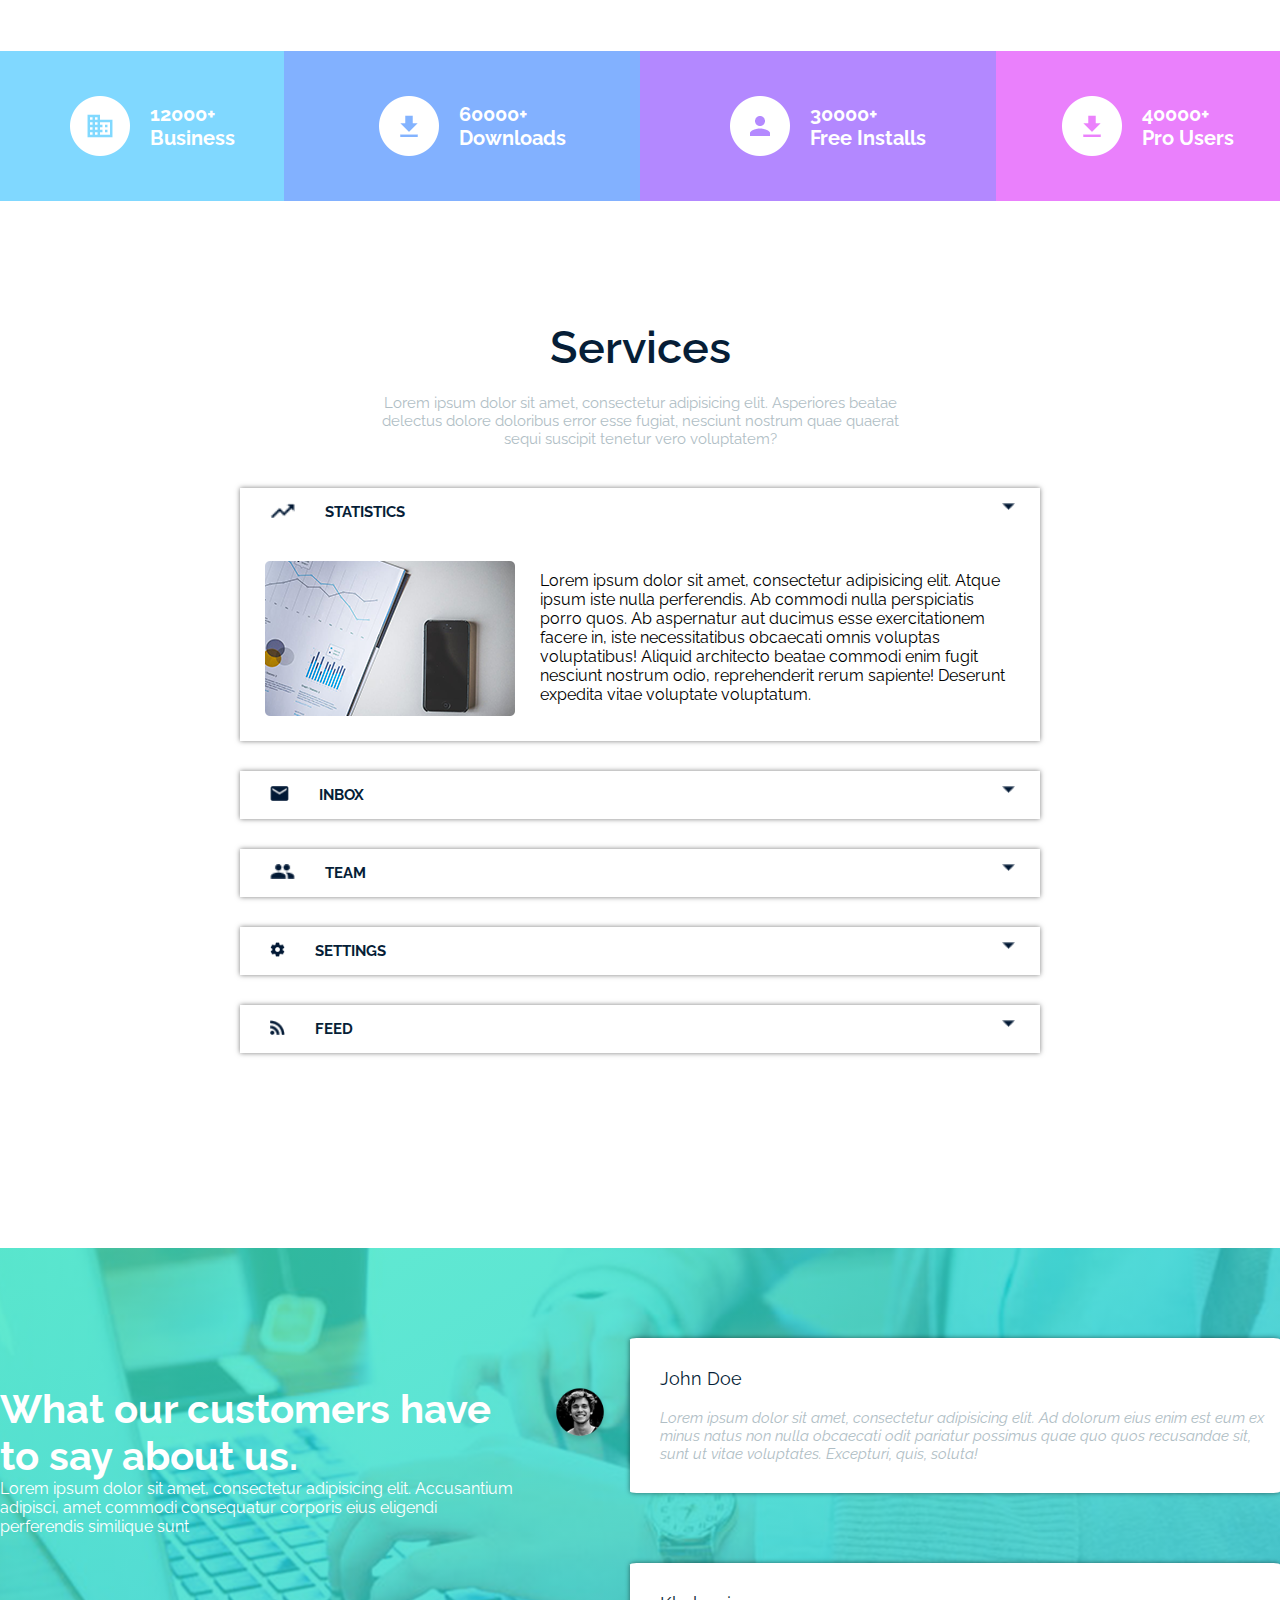
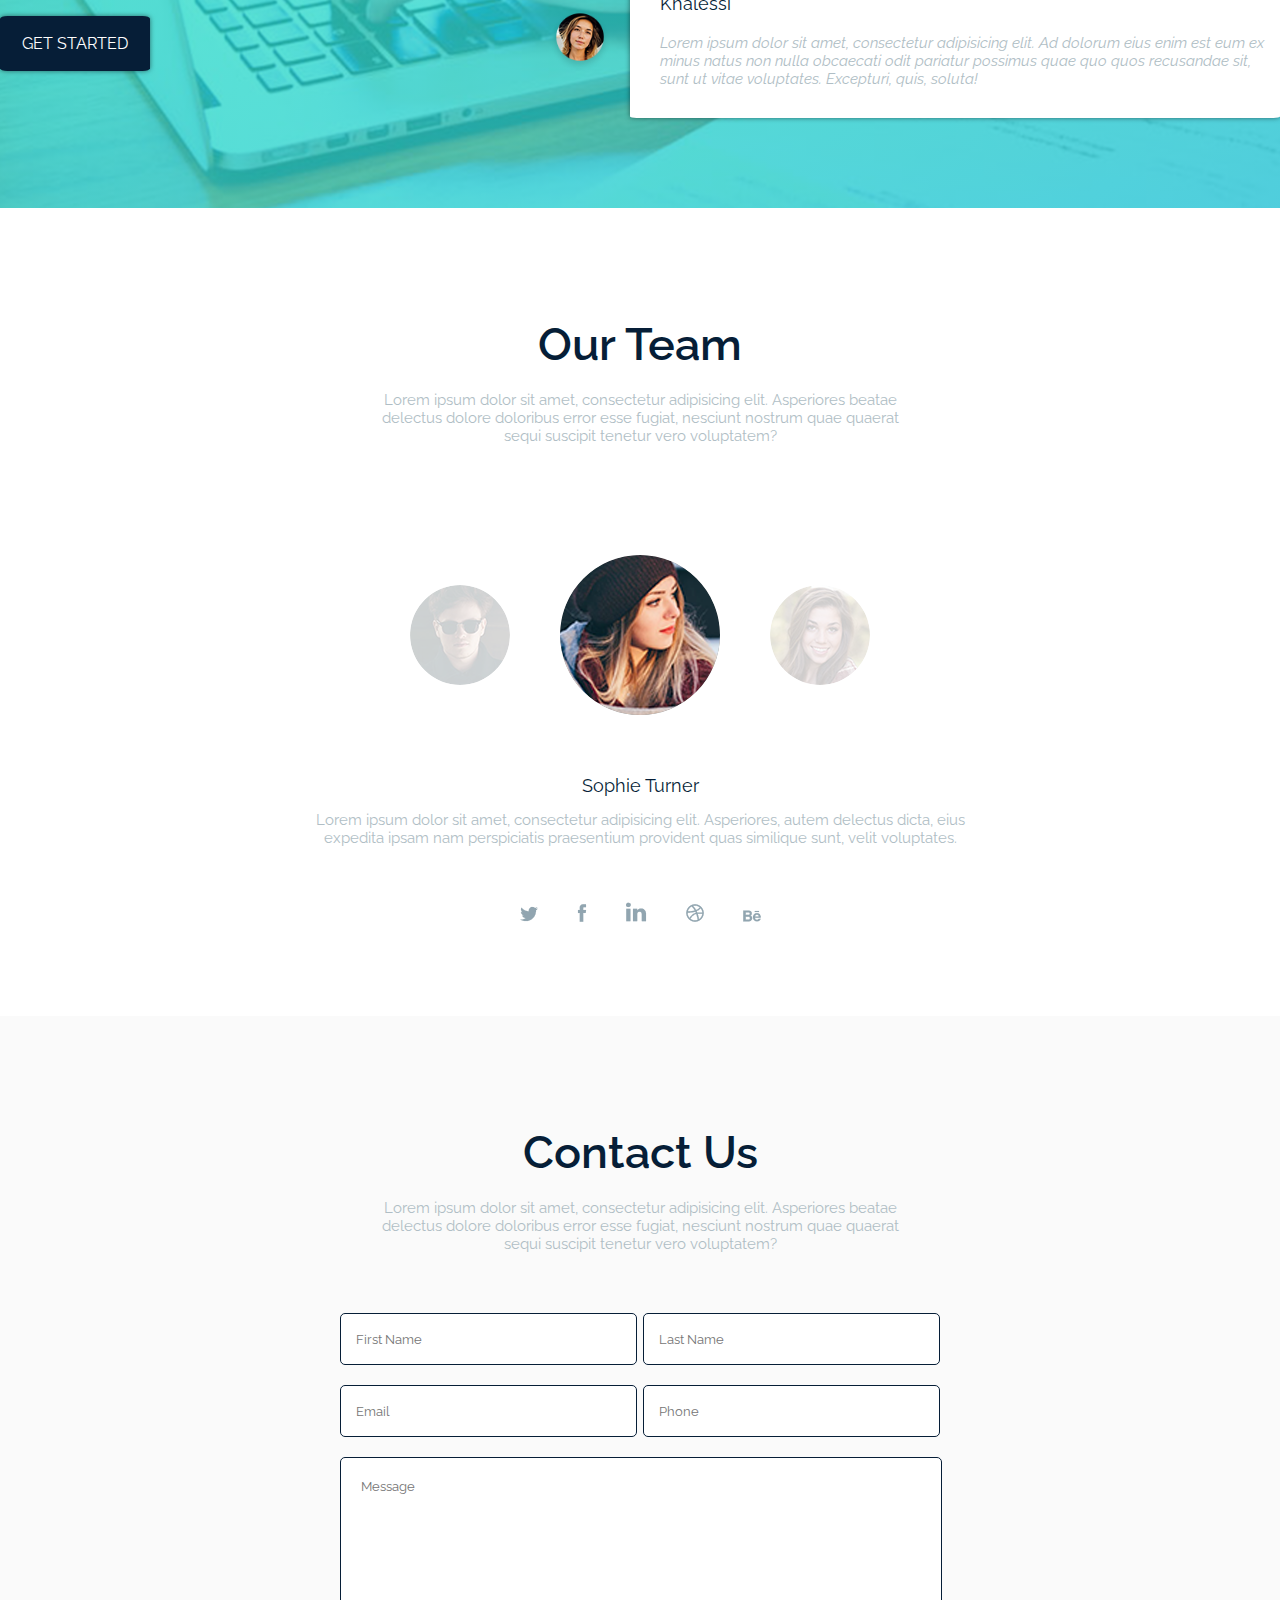
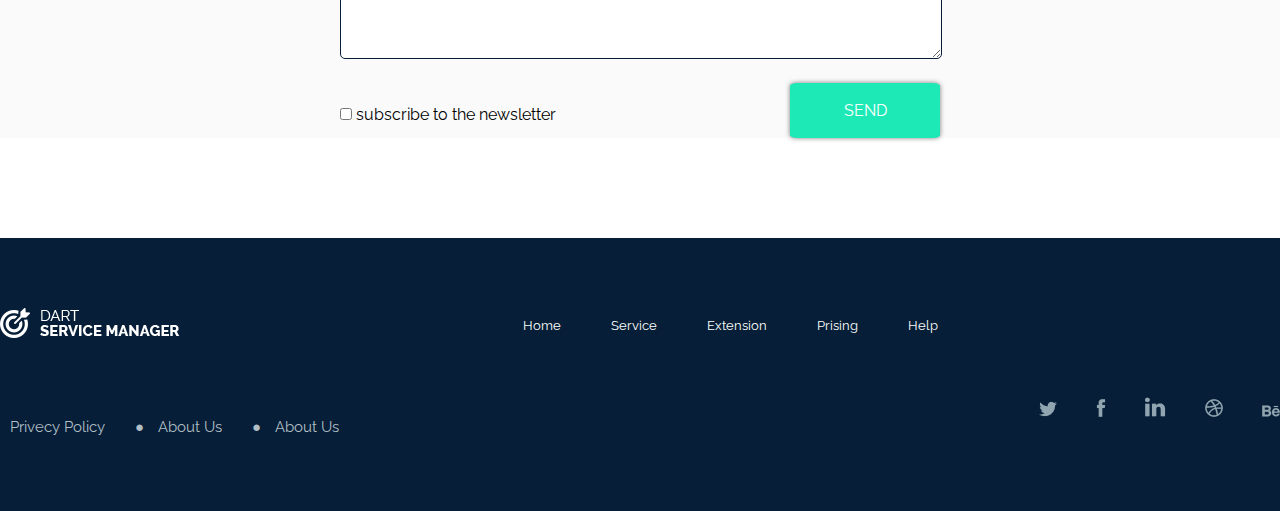
<file: main/index.html>
<!DOCTYPE HTML>
<html lang="en" xmlns="http://www.w3.org/1999/html">
<head>
    <title>Final</title>
    <!--<meta charset="utf-8">-->
    <meta name="viewport" content="width=device-width, initial-scale=1">
    <link rel="stylesheet" href="https://use.fontawesome.com/releases/v5.8.1/css/all.css" integrity="sha384-50oBUHEmvpQ+1lW4y57PTFmhCaXp0ML5d60M1M7uH2+nqUivzIebhndOJK28anvf" crossorigin="anonymous">
    <link href="https://fonts.googleapis.com/css?family=Raleway&amp;display=swap" rel="stylesheet">
    <link href="css/style.css" rel="stylesheet">


</head>
<body>
    <div class="header" id="Home">
        <div class="bgOverlay">
            <div class="wrapper">
                <div class="navBar">

                    <div class="navBar__logo">
                        <img src="img/logo.png" alt="">
                    </div>
                    <ul class="menu">
                        <li class="menu__items">Home</li>
                        <li class="menu__items">Service</li>
                        <li class="menu__items">Extension</li>
                        <li class="menu__items">Prising</li>
                        <li class="menu__items">Help</li>
                    </ul>

                    <div class="container">
                        <input type="checkbox" id="check-menu">
                        <label for="check-menu"></label>
                        <div class="burger-line first"></div>
                        <div class="burger-line second"></div>
                        <div class="burger-line third"></div>
                        <div class="burger-line fourth"></div>
                        <nav class="main-menu">
                            <a href="#Home">Home</a>
                            <a href="#Services">Service</a>
                            <a href="#Review">Extension</a>
                            <a href="#Team">Pricing</a>
                            <a href="#Contact">Help</a>
                        </nav>
                    </div>

                    <button class="singUp">sing up </button>
                </div>
                <!-- /.navBar -->
                <div class="headerContent">
                    <div class="headerContent__left">
                        <h2>Lorem ipsum dolor sit amet.</h2>
                        <p>Lorem ipsum dolor sit amet, consectetur adipisicing elit.
                            Accusantium adipisci, amet commodi consequatur corporis eius
                            eligendi perferendis similique sunt, temporibus veritatis voluptas.
                            Beatae delectus eligendi exercitationem praesentium quas saepe
                            voluptates
                        </p>
                        <div class="buttons">
                            <button class="btn">buy now</button>
                            <button class="btn btn--white">try for free</button>
                        </div>
                    </div>
                    <!-- /.headerContent__left -->
                    <div class="headerContent__right">
                        <div class="video">
                            <div class="video__overlay">
                                <img src="img/play.png" alt="">
                            </div>
                            <!-- /.video__overlay -->
                        </div>
                        <!-- /.video -->
                    </div>
                    <!-- /.headerContent__right -->
                </div>
                <!-- /.header__content -->
            </div>
            <!-- /.wrapper -->
        </div>
        <!-- /.header__overlay -->
    </div>
    <!-- /.header -->
    <div class="easy" id="Easy">
        <div class="wrapper">
            <div class="main">
                <p class="main__title">Easy & Useful</p>
                <p class="main__subtitle">Project Management Tool</p>
                <p class="main__text"> Lorem ipsum dolor sit amet, consectetur adipisicing elit.
                    Asperiores beatae delectus dolore doloribus error esse fugiat,
                    nesciunt nostrum quae quaerat sequi suscipit tenetur vero
                    voluptatem?</p>
            </div>
            <div class="cards">
                <div class="card">
                    <img src="img/card1.png" alt="" class="card__logo">
                    <p class="card__title">Title Goes Here</p>
                    <p class="card__text">Lorem ipsum dolor sit amet,
                        consectetur adipisicing elit. Blanditiis debitis facere
                        fugit laboriosam non quasi soluta suscipit voluptatum!
                    </p>
                </div>
                <div class="card">
                    <img src="img/card2.png" alt="" class="card__logo">
                    <p class="card__title">Title Goes Here</p>
                    <p class="card__text">Lorem ipsum dolor sit amet,
                        consectetur adipisicing elit. Blanditiis debitis facere
                        fugit laboriosam non quasi soluta suscipit voluptatum!
                    </p>
                </div>
                <div class="card">
                    <img src="img/card3.png" alt="" class="card__logo">
                    <p class="card__title">Title Goes Here</p>
                    <p class="card__text">Lorem ipsum dolor sit amet,
                        consectetur adipisicing elit. Blanditiis debitis facere
                        fugit laboriosam non quasi soluta suscipit voluptatum!
                    </p>
                </div>
            </div>
            <!-- /.cards -->
            <button class="btn btn--green">get started</button>
        </div>
        <!-- /.wrapper -->
    </div>
    <!-- /.easy -->
    <div class="wrapper">
        <div class="counts" id="Counts">
                <div class="count">
                    <img src="img/count1.png" alt="">
                    <div class="tog">
                        <p class="count__text">12000+</p>
                        <p class="count__text">Business</p>
                    </div>
                </div>
                <div class="count">
                    <img src="img/count2.png" alt="">
                    <div class="tog">
                        <p class="count__text">60000+</p>
                        <p class="count__text">Downloads</p>
                    </div>
                </div>
                <div class="count">
                    <img src="img/count3.png" alt="">
                    <div class="tog">
                        <p class="count__text">30000+</p>
                        <p class="count__text">Free Installs</p>
                    </div>
                </div>
                <div class="count">
                    <img src="img/count4.png" alt="">
                    <div class="tog">
                        <p class="count__text">40000+</p>
                        <p class="count__text">Pro Users</p>
                    </div>
                </div>
        </div>

    </div>
    <!-- /.counts -->
    <div class="services" id="Services">
        <div class="wrapper">

            <div class="main">
                <p class="main__title">Services</p>
                <p class="main__text"> Lorem ipsum dolor sit amet, consectetur adipisicing elit.
                    Asperiores beatae delectus dolore doloribus error esse fugiat,
                    nesciunt nostrum quae quaerat sequi suscipit tenetur vero
                    voluptatem?</p>
            </div>
            <div class="services__items">
                <div class="services__close">
                    <img src="img/dropLogo1.png" alt="" class="drop__logo">
                    <p class="drop__title">statistics</p>
                    <img src="img/dropArrow.png" alt="" class="drop__arrow">
                </div>
                <div class="services__open ">
                    <img src="img/dropImage.png" alt="">
                    <p class="drop__text">Lorem ipsum dolor sit amet, consectetur
                        adipisicing elit. Atque ipsum iste nulla perferendis.
                        Ab commodi nulla perspiciatis porro quos. Ab aspernatur
                        aut ducimus esse exercitationem facere in, iste necessitatibus
                        obcaecati omnis voluptas voluptatibus! Aliquid architecto
                        beatae commodi enim fugit nesciunt nostrum odio, reprehenderit
                        rerum sapiente! Deserunt expedita vitae voluptate voluptatum.
                    </p>
                </div>
            </div>
            <!-- /.services__items -->
            <div class="services__items">
                <div class="services__close">
                    <img src="img/dropLogo2.png" alt="" class="drop__logo">
                    <p class="drop__title">inbox</p>
                    <img src="img/dropArrow.png" alt="" class="drop__arrow">
                </div>
                <div class="services__open services__open--hide">
                    <img src="img/dropImage.png" alt="">
                    <p class="drop__text">Lorem ipsum dolor sit amet, consectetur
                        adipisicing elit. Atque ipsum iste nulla perferendis.
                        Ab commodi nulla perspiciatis porro quos. Ab aspernatur
                        aut ducimus esse exercitationem facere in, iste necessitatibus
                        obcaecati omnis voluptas voluptatibus! Aliquid architecto
                        beatae commodi enim fugit nesciunt nostrum odio, reprehenderit
                        rerum sapiente! Deserunt expedita vitae voluptate voluptatum.
                    </p>
                </div>
            </div>
            <!-- /.services__items -->
            <div class="services__items">
                <div class="services__close">
                    <img src="img/dropLogo3.png" alt="" class="drop__logo">
                    <p class="drop__title">team</p>
                    <img src="img/dropArrow.png" alt="" class="drop__arrow">
                </div>
                <div class="services__open services__open--hide">
                    <img src="img/dropImage.png" alt="">
                    <p class="drop__text">Lorem ipsum dolor sit amet, consectetur
                        adipisicing elit. Atque ipsum iste nulla perferendis.
                        Ab commodi nulla perspiciatis porro quos. Ab aspernatur
                        aut ducimus esse exercitationem facere in, iste necessitatibus
                        obcaecati omnis voluptas voluptatibus! Aliquid architecto
                        beatae commodi enim fugit nesciunt nostrum odio, reprehenderit
                        rerum sapiente! Deserunt expedita vitae voluptate voluptatum.
                    </p>
                </div>
            </div>
            <!-- /.services__items -->
            <div class="services__items">
                <div class="services__close">
                    <img src="img/dropLogo4.png" alt="" class="drop__logo">
                    <p class="drop__title">settings</p>
                    <img src="img/dropArrow.png" alt="" class="drop__arrow">
                </div>
                <div class="services__open services__open--hide">
                    <img src="img/dropImage.png" alt="">
                    <p class="drop__text">Lorem ipsum dolor sit amet, consectetur
                        adipisicing elit. Atque ipsum iste nulla perferendis.
                        Ab commodi nulla perspiciatis porro quos. Ab aspernatur
                        aut ducimus esse exercitationem facere in, iste necessitatibus
                        obcaecati omnis voluptas voluptatibus! Aliquid architecto
                        beatae commodi enim fugit nesciunt nostrum odio, reprehenderit
                        rerum sapiente! Deserunt expedita vitae voluptate voluptatum.
                    </p>
                </div>
            </div>
            <!-- /.services__items -->
            <div class="services__items">
                <div class="services__close">
                    <img src="img/dropLogo5.png" alt="" class="drop__logo">
                    <p class="drop__title">feed</p>
                    <img src="img/dropArrow.png" alt="" class="drop__arrow">
                </div>
                <div class="services__open services__open--hide">
                    <img src="img/dropImage.png" alt="">
                    <p class="drop__text">Lorem ipsum dolor sit amet, consectetur
                        adipisicing elit. Atque ipsum iste nulla perferendis.
                        Ab commodi nulla perspiciatis porro quos. Ab aspernatur
                        aut ducimus esse exercitationem facere in, iste necessitatibus
                        obcaecati omnis voluptas voluptatibus! Aliquid architecto
                        beatae commodi enim fugit nesciunt nostrum odio, reprehenderit
                        rerum sapiente! Deserunt expedita vitae voluptate voluptatum.
                    </p>
                </div>
            </div>
            <!-- /.services__items -->
        </div>
        <!-- /.wrapper -->
    </div>
    <!-- /.services -->
    <div class="review" id="Review">
        <div class="bgOverlay">
            <div class="wrapper">
                <div class="reviewContent">
                    <div class="reviewContent__left">
                        <h2 class="reviewTitle">What our customers
                            have to say about us.</h2>
                        <p>Lorem ipsum dolor sit amet, consectetur adipisicing elit.
                            Accusantium adipisci, amet commodi consequatur corporis eius
                            eligendi perferendis similique sunt
                        </p>
                            <button class="btn">get started</button>
                    </div>
                    <!-- /.reviewContent__left -->
                    <div class="reviewContent__right">
                        <div class="custom">
                            <img src="img/avatar1.png" alt="" class="custom__avatar">
                            <div class="custom__items">
                                <p class="custom__title">John Doe</p>
                                <p class="custom__text">Lorem ipsum dolor sit amet, consectetur adipisicing
                                    elit. Ad dolorum eius enim est eum ex minus natus non nulla obcaecati
                                    odit pariatur possimus quae quo quos recusandae sit, sunt ut vitae
                                    voluptates. Excepturi, quis, soluta!
                                </p>
                            </div>
                        </div>
                        <div class="custom">
                            <img src="img/avatar2.png" alt="" class="custom__avatar">
                            <div class="custom__items">
                                <p class="custom__title">Khalessi</p>
                                <p class="custom__text">Lorem ipsum dolor sit amet, consectetur adipisicing
                                    elit. Ad dolorum eius enim est eum ex minus natus non nulla obcaecati
                                    odit pariatur possimus quae quo quos recusandae sit, sunt ut vitae
                                    voluptates. Excepturi, quis, soluta!
                                </p>
                            </div>
                        </div>
                    </div>
                    <!-- /.reviewContent__right -->
                </div>
                <!-- /.reviewContent -->
            </div>
            <!-- /.wrapper -->
        </div>
        <!-- /.bgOverlay -->
    </div>
    <!-- /.review -->
    <div class="team" id="Team">
        <div class="wrapper">
            <div class="main">
                <p class="main__title">Our Team</p>
                <p class="main__text"> Lorem ipsum dolor sit amet, consectetur adipisicing elit.
                    Asperiores beatae delectus dolore doloribus error esse fugiat,
                    nesciunt nostrum quae quaerat sequi suscipit tenetur vero
                    voluptatem?</p>
            </div>
            <div class="team__avatars">
                <img src="img/teamAvatar2.png" alt="">
                <img src="img/teamAvatar.png" alt="">
                <img src="img/teamAvatar3.png" alt="">
            </div>
            <p class="team__name">Sophie Turner</p>
            <p class="team__info">Lorem ipsum dolor sit amet, consectetur adipisicing elit.
                Asperiores, autem delectus dicta, eius expedita ipsam nam perspiciatis
                praesentium provident quas similique sunt, velit voluptates.
            </p>

            <div class="social">
                <img src="img/socTw.png" alt="">
                <img src="img/socFb.png" alt="">
                <img src="img/socIn.png" alt="">
                <img src="img/socN.png" alt="">
                <img src="img/socBe.png" alt="">
            </div>
        </div>
        <!-- /.wrapper -->
    </div>
    <!-- /.team -->
    <div class="contact" id="Contact">
        <div class="wrapper">
            <div class="main">
                <p class="main__title">Contact Us</p>
                <p class="main__text"> Lorem ipsum dolor sit amet, consectetur adipisicing elit.
                    Asperiores beatae delectus dolore doloribus error esse fugiat,
                    nesciunt nostrum quae quaerat sequi suscipit tenetur vero
                    voluptatem?</p>
            </div>
            <div class="contactForm">
                <label for="first_name">
                    <input type="text" id="first_name" placeholder="First Name" class="contactForm__form">
                </label>
                <label for="last_name">
                    <input type="text" id="last_name" placeholder="Last Name"  class="contactForm__form">
                </label>
                <label for="email">
                    <input type="email" id="email" placeholder="Email"  class="contactForm__form">
                </label>
                <label for="phone">
                    <input type="tel" id="phone" placeholder="Phone"  class="contactForm__form">
                </label>
                <label for="message">
                    <textarea name="message" id="message" cols="30" rows="10" placeholder="Message"  class="contactForm__mes"></textarea>
                </label>
                <label for="check" class="checkForm">
                    <input type="checkbox" id="check" class="checkbox"> subscribe to the newsletter
                </label>
                <button class="btn btn--contact">send</button>
            </div>
            <!-- /.contactForm -->
        </div>
        <!-- /.wrapper -->
    </div>
    <!-- /.contact -->
    <div class="footer">
        <div class="wrapper">
            <div class="navBar navBar--padding">
                <div class="navBar__logo">
                    <img src="img/logo.png" alt="">
                </div>
                <ul class="menu">
                    <li class="menu__items">Home</li>
                    <li class="menu__items">Service</li>
                    <li class="menu__items">Extension</li>
                    <li class="menu__items">Prising</li>
                    <li class="menu__items">Help</li>
                </ul>

                <div class="container">
                    <input type="checkbox" id="check-menuFooter">
                    <label for="check-menuFooter"></label>
                    <div class="burger-line first"></div>
                    <div class="burger-line second"></div>
                    <div class="burger-line third"></div>
                    <div class="burger-line fourth"></div>
                    <nav class="main-menu">
                        <a href="#Home">Home</a>
                        <a href="#Services">Service</a>
                        <a href="#Review">Extension</a>
                        <a href="#Team">Pricing</a>
                        <a href="#Contact">Help</a>
                    </nav>
                </div>

            </div>



            <div class="footerAbout">
                <ul class="footerAbout__items">
                    <li>Privecy Policy</li>
                    <li>About Us</li>
                    <li>About Us</li>
                </ul>
                <div class="social">
                    <img src="img/socTw.png" alt="">
                    <img src="img/socFb.png" alt="">
                    <img src="img/socIn.png" alt="">
                    <img src="img/socN.png" alt="">
                    <img src="img/socBe.png" alt="">
                </div>
            </div>
            <!-- /.footer__about -->
        </div>
        <!-- /.wrapper -->
    </div>
    <!-- /.footer -->
</body>
</html>
</file>
<file: css/style.css>
* {
    margin: 0;
    padding: 0;
    box-sizing: border-box;
}
body{
    font-family: 'Roboto', sans-serif;
}
img{
    height: auto;
}
ul li{
    list-style-type: none;
}
button {
    font: inherit;
    background-color: transparent;
}
a{
    text-decoration: none;
}

.overlay{
    background: linear-gradient(0deg, rgba(9, 5, 47, 0.75), rgba(49, 29, 94, 0.76));
    height: 100%;
}
.container{
    max-width: 970px;
    margin: 0 auto;
    padding: 70px 0;
    height: 100%;
}
.slider{
    max-width: 780px;
    margin: 0 auto;
    text-align: center;
}
.title{
    font-family: 'Playfair Display', serif;
    font-weight: 900;
    font-size: 22px;
    text-transform: uppercase;
}
.subtitle{
    font-size: 14px;
    font-family: 'Playfair Display', serif;
    font-weight:400;
    margin-top: 15px;
}


.content{
    font-size: 14px;
    font-weight: 300;

}
.line{
    height: 2px;
    width: 50px;
    display: inline-block;
    background: gray;
}
.btn{
    padding: 16px;
    text-transform: uppercase;
    color: #00e0d0;
    border:2px solid #00e0d0;
    font-family: 'Hammersmith One', sans-serif;
    font-weight: 400;
    transition:color .5s;
}
.btn:hover{
    background-color: #00e0d0;
    color:white;
}


.section-first{
    background: url("../img/first__bg.jpg") no-repeat center / cover;
}
.container-first{
    padding-top: 15px;
}

.firstHeader{
    display: flex;
    align-items: center;
    justify-content: space-between;
}
.firstHeader__logo{

}

.firstMenu{

}
.firstMenu__items{
    display: flex;
}
.firstMenu__item a{
    padding: 10px;
    color: white;
    text-transform: uppercase;
    font-size: 13px;
    text-decoration: none;
    transition:color .5s;
    font-weight: bold;
}
.firstMenu__item a:hover{
    color:#00e0d0;
}


.first-slider{

}
.slider__items{
    margin-top: 180px;
}
.slider__item{

}

.firstTitle{
    color: white;
    margin-bottom: 20px;
    text-transform: none;
    font-size: 32px;
    font-family: 'Playfair Display', serif;
}
.first-line{
    background: #00e0d0;
    margin-bottom:30px;
}
.firstContent{
    color: white;
}

.firstBtn{
    margin-top: 40px;
}

.dotNav{
    display: flex;
    justify-content: center;
    margin-top: 130px;
}
.dotNav__item{
    width: 10px;
    height: 10px;
    border: 1px solid white;
    border-radius: 50%;
    margin: 3px;
}
.item-active{
    background-color: #00e0d0;
    border-color: #00e0d0;
}

.container-two{
    display: flex;
    justify-content: space-between;
}

.secTwo__logo{
    margin: 0 auto;
    width: 230px;
}
.secTwo__items{
    width: 550px;
}
.secTwo__item{
    display: inline;
}

.twoTitle{
    margin-bottom: 30px;
}
.twoContent{
    margin-bottom: 35px;
}
.twoBtn{

}

.section-three{
    background: url("../img/three-bg.png") no-repeat center / cover;
    /*height: 550px;*/

}
.container-tree{
    padding: 0;
    display: flex;
    flex-direction: column;
    justify-content: center;
    text-align: center;
}

.three__items{
    margin: 20vw auto ;
}
.three__logo{
    padding-bottom: 40px;
}
.threeContent{
    font-size: 16px;
    color: white;
    font-weight: bold;
    text-transform: uppercase;
}

.three__logo img{
    transition:1s;
}
.three__logo img:hover{
    transform: scale(1.2);
    transition: 1s;
}


.container-four{
    text-align: center;
}
.four-line{
    margin-top: 20px;
    margin-bottom: 45px;
}
.four__items{
    width: 90%;
    margin: 0 auto;
}


.fourCards{
    display: flex;
    width: 100%;
    justify-content: center;
    flex-wrap: wrap;
}

.fourCard__items:first-child{
    border-bottom: 1px solid grey;
}
.fourCard__items:nth-child(2){
    border-bottom: 1px solid grey;
    border-left: 1px solid grey;
    border-right: 1px solid grey;

}
.fourCard__items:nth-child(3) {
    border-bottom: 1px solid grey;
}
.fourCard__items:nth-child(5){
    border-left: 1px solid grey;
    border-right: 1px solid grey;

}
.fourCard__logo{
    margin:35px;
}

.fourCard__items{
    max-width: 320px;
    /*border-right: 1px solid red;*/
}
.fourCard__items:nth-child(3n){
    border-right:none;
}
.fourCard__items-border{
    /*border-bottom: 1px solid red;*/
}

.icon-content{
    margin: 30px 35px 45px 35px;
    font-family: 'Roboto', sans-serif;
    font-weight: 300;
    line-height: 1.5;
    text-align: center;
}
.icon-title{
    font-size: 14px;
    text-transform: uppercase;
    font-family: 'Roboto', sans-serif;
    font-weight: 700;

}

.section-five{
    background: url("../img/five-bg.png") no-repeat center / cover;
}
.fiveTop{
    text-align: center;
}

.fiveAvatar{
}
.fiveTitle{
    color: white;
    padding-top: 20px;
    text-transform: uppercase;
    font-weight: 700;
}
.five-subtitle{
    color: white;
}
.fiveContent{
    color: #77748b;
    text-transform: uppercase;
    margin-top: 10px;
}
.five_items{
    display: flex;
    flex-wrap: wrap;
    justify-content: space-around;

}

.five_item{
    text-align: center;
    width: 222px;
    height: 310px;
    border: 1px solid #77748b;
    margin-top: 40px;
}

.fiveBot{
    text-align: center;
    margin-top: 70px;
}
.fiveBtn{
    margin-top: 20px  ;
}


.sixTop{
    display: flex;
    justify-content: space-between;
}
.sixWorks{
    display: flex;
    flex-wrap: wrap;
    max-width: 1650px;
    justify-content: center;
}

.sixWorks__item{
    width: 270px;
    height: 200px;
}
.sixWorks__item:nth-child(4n+1){
    background: #b6b6b6;
}
.sixWorks__item:nth-child(4n+2){
    background: #acacac;
}
.sixWorks__item:nth-child(4n+3){
    background: #a1a1a1;
}
.sixWorks__item:nth-child(4n+4){
    background: #8a8a8a;
}
.sixBot{
    text-align: center;
}



.section-seven{
    background: url("../img/seven-bg.png") no-repeat center / cover;
}
.sevenItems{
    text-align: center;
}
.sevenTop{
    font-size: 100px;
    color: white;
    font-family: 'Playfair Display', sans-serif;
}
.sevenContent{
    color: white;
    width: 80%;
    margin: 0 auto 50px auto;
}
.sevenSlider{
    margin-top: 55px;
    display: flex;
    justify-content: center;
    align-items: center;
    color: white;
}
.sevenSlider img{
    margin: 5px;
    height: auto;
}



.news{
    display: flex;
    flex-direction: column;
    max-width: 585px;

}
.container-eig{
    display: flex;
}
.name{
    width: 90%;
    padding: 17px;
    margin-bottom: 23px;
    border: 1px solid #e5e5e5;
}
.nameMass{
    width: 90%;
    height: 200px;
    padding: 17px;
    border: 1px solid #e5e5e5;
}
.eigTitle{
    text-transform: uppercase;
    margin-bottom: 30px;
    display: inline-block;
}
.eigBtn{
    background-color: transparent;
    padding: 10px 25px;
    margin: 20px 20px 0 0;
}


.client{
    width: 40%;
    display: flex;
    flex-direction: column;
}

.eigItems{
    display: flex;
    flex-wrap: wrap;
    justify-content: space-between;
}
.eigItem{
    display: flex;
    flex-direction: column;
    flex-wrap: wrap;
    align-items: center;
}
.eigItem img{
    height: auto;
    width: auto;
    padding-bottom: 40px;
}




.section-footer{
    background: url("../img/footer-bg.png") no-repeat center / cover;
}
.footerContent{
    display: flex;
    justify-content: space-between;
}

.footerMid{
    width: 25%;
}
.footerMid img{
    width: auto;
    height: 17px;
    margin-right: 15px;
}
.footerMid__top{
    display: flex;
    margin-top: 35px;
}
.footerMid__bot{
    display: flex;
    margin-top: 25px;
}

.footerRight{
    width: 35%;
}
.footerRight__input{
    margin-top: 35px;
}
.footerInput{
    background-color: transparent;
    padding: 15px;
    border: 1px solid #a09ab3;
    width: 75%;
    margin-right: 10px;
}
.footerRight__social{
    margin-top: 30px;
}
.subscribe{
    background-color: rgba(160, 154, 179, 0.61);
    padding: 14px 26px;
    border: 1px solid #a09ab3;
    width: 20%;
}
.social_logo{
    margin-left: 6px;
}


.fContent{
    color: white;
    line-height: 1.5;
}
.footerTitle{
    font-size: 16px;
    color: white;
    font-weight: bold;
    text-transform: uppercase;
    padding-top: 20px;
}



.footerLeft{
    width: 30%;
    /*border: 1px solid green;*/
}
.footerLeft__logo{
    margin-bottom: 20px ;
}

.footerMenu{
    margin-top: 70px;
    display: flex;
    justify-content: space-between;
}
.footerMenu__items{
    display: flex;
}
.footerMenu__item a{
    padding-right: 20px;
    color: white;
    text-transform: uppercase;
    font-size: 13px;
    text-decoration: none;
    transition:color .5s;
    font-weight: bold;
}
.footerMenu__item a:hover{
    color:#00e0d0;
}


@media screen and (max-width: 960px) {
    .fourCard__items:nth-child(2){
        border-right: none;
    }
    .fourCard__items:nth-child(4){
        border-left: 1px solid grey;
        border-bottom: 1px solid grey;
    }
    .fourCard__items:nth-child(5){
        border: none;
    }
    .fourCard__items:nth-child(6){
        border-left: 1px solid grey;
    }

}

@media screen and (max-width: 810px){
    .secTwo__items{
        margin-left: 10px;
    }
}

@media screen and (max-width: 655px){
    .firstHeader{
        flex-direction: column;
    }
    .slider__items{
        margin-top: 80px;
    }
    .first-slider{
        width: 90%;
        margin: 0 auto;
    }
}

@media screen and (max-width: 640px) {
    .fourCard__items:nth-child(2){
        border-left: none;
    }
    .fourCard__items:nth-child(4){
        border-left: none;
    }
    .fourCard__items:last-child{
        border-top: 1px solid grey;
        border-left: none;
    }
}

@media screen and (max-width: 510px){
    .wrapper{
        width: 100%;
        position: relative;
        color: white;
        text-align: center;
        height: 40px;
    }

    #check-menu{
        display: none;
    }

    label{
        display: block;
        position: absolute;
        top: 0;
        right: 0;
        width: 55px;
        height: 100%;
        cursor: pointer;
        z-index: 2;
        line-height: 40px;
    }

    .burger-line{
        position: absolute;
        top: 8px;
        right: 10px;
        width: 35px;
        height: 2px;
        background-color: #fff;
        transition: .5s all;
    }

    .second, .third{
        top: 18px;
    }

    .fourth{
        top: 28px;
    }

    .main-menu1{
        display: block;
        position: absolute;
        width: 120px;
        bottom: 0;
        right: 0;
        transform: translateY(100%);
        max-height: 0;
        font-size: 0;
        overflow: hidden;
        transition: .5s all;
    }

   .main-menu1 a{
        display: block;
        width: 100%;
        padding: 10px;
        text-decoration: none;
        border-top: 1px solid rgba(255, 255, 255, 0.3);
       background: linear-gradient(to left, rgba(9, 5, 47, 0.99), rgba(49, 29, 94, 0.85));
       color: white;
       text-transform: uppercase;
       font-size: 13px;
       transition:color .5s;
       font-weight: bold;
    }
   .main-menu1 a:first-child{
       border: none;
   }
    .main-menu1 a:last-child{
        border-bottom: 1px solid rgba(255, 255, 255, 0.3);
    }


    .main-menu1 a:hover{
        color:#00e0d0;
    }

    #check-menu:checked ~ .main-menu1{
        max-height: 500px;
        font-size: 16px;
    }

    #check-menu:checked ~ .first{
        display: none;
    }

    #check-menu:checked ~ .second{
        transform: rotate(45deg);
    }

    #check-menu:checked ~ .third{
        transform: rotate(-45deg);
    }

    #check-menu:checked ~ .fourth{
        display: none;
    }




    .firstHeader{
        display: flex;
        flex-direction:row;
    }
    .firstMenu__items{
        flex-direction: column;
        text-align: center;
        display: none;
    }
    .firstMenu__item{
        padding-top:10px ;
    }
    .slider__items{
        margin-top: 20px;
    }
    .first-slider{
        width: 95%;
        margin: 0 auto;
    }
    .dotNav{
        margin-top: 10px;
    }
    .firstBtn{
        margin-top: 20px;
    }

    .container-two{
        flex-direction: column;
        margin: 0 auto;
    }
    .secTwo__items{
        width: 95%;
        text-align: center;
    }


    .footerContent{
        display: flex;
        flex-direction: column;
        margin: 0 auto;
        align-items: center;
    }
    .footerLeft{
        width: 90%;
        text-align: center;
    }
    .footerMid{
        width: 90%;
        text-align: center;
    }
    .footerRight{
        width: 90%;
        text-align: center;
    }
    .footerMenu{
        display: flex;
        flex-direction: column;
        margin-top: 50px ;
        align-items: center;
    }
    .footerMenu__items{
        margin-bottom: 20px;
        text-align: center;
    }
}
@media screen and (min-width: 511px){
    .wrapper{
        display: none;
    }
}


@media screen and (max-width: 420px){

    .sixTop{
        display: flex;
        flex-direction: column;
        align-items: center;
    }
    .sevenSlider img{
        margin: 2px;
        height: auto;
    }

    .container-eig{
        display: flex;
        flex-direction: column;
        align-items: center;
    }
    .news{
        margin: 0 auto;
        width: 100%;
       text-align: center;
    }
    .client{
        width: 100%;
        text-align: center;
    }
    .eigItems{
        display: flex;
        flex-direction: column;
        justify-content: center;
    }
    .eigTitle{
        margin-top: 20px;
    }
}
</file>
<file: dz6/css/style.css>
* {
    margin: 0;
    padding: 0;
    box-sizing: border-box;
}
body{
    font-family: 'Roboto', sans-serif;
}
img{
    height: auto;
}
ul li{
    list-style-type: none;
}
button {
    font: inherit;
    background-color: transparent;
}
a{
    text-decoration: none;
}

.overlay{
    background: linear-gradient(0deg, rgba(9, 5, 47, 0.75), rgba(49, 29, 94, 0.76));
    height: 100%;
}
.container{
    max-width: 970px;
    margin: 0 auto;
    padding: 70px 0;
    height: 100%;
}
.slider{
    max-width: 780px;
    margin: 0 auto;
    text-align: center;
}
.title{
    font-family: 'Playfair Display', serif;
    font-weight: 900;
    font-size: 32px;
}
.content{
    font-size: 14px;
    font-weight: 300;
}
.line{
    height: 2px;
    width: 50px;
    display: inline-block;
    background: gray;
}
.btn{
    padding: 16px;
    text-transform: uppercase;
    color: #00e0d0;
    border:2px solid #00e0d0;
    font-family: 'Hammersmith One', sans-serif;
    font-weight: 400;
    transition:color .5s;
}
.btn:hover{
    background-color: #00e0d0;
    color:white;
}


.section-first{
    background: url("../img/first__bg.jpg") center top / cover;
    height: 670px;
}
.container-first{
    padding-top: 15px;

}

.firstHeader{
    display: flex;
    align-items: center;
    justify-content: space-between;
}
.firstHeader__logo{

}

.firstMenu{

}
.firstMenu__items{
    display: flex;
}
.firstMenu__item a{
    padding: 10px;
    color: white;
    text-transform: uppercase;
    font-size: 13px;
    text-decoration: none;
    transition:color .5s;
    font-weight: bold;
}
.firstMenu__item a:hover{
    color:#00e0d0;
}

.first-slider{

}
.slider__items{
    margin-top: 180px;
}
.slider__item{

}

.firstTitle{
    color: white;
    margin-bottom: 20px;
}
.first-line{
    background: #00e0d0;
    margin-bottom:30px;
}
.firstContent{
    color: white;
}

.firstBtn{
    margin-top: 40px;
}

.dotNav{
    display: flex;
    justify-content: center;
    margin-top: 130px;
}
.dotNav__item{
    width: 10px;
    height: 10px;
    border: 1px solid white;
    border-radius: 50%;
    margin: 3px;
}
.item-active{
    background-color: #00e0d0;
    border-color: #00e0d0;
}

.container-two{
    display: flex;
    justify-content: space-between;
}

.secTwo__logo{
    margin: 0 auto;
    width: 230px;
}
.secTwo__items{
    width: 550px;
}
.secTwo__item{
    display: inline;
}

.twoTitle{
    text-transform: uppercase;
    margin-bottom: 30px;
}
.twoContent{
    margin-bottom: 35px;
}
.twoBtn{

}

.section-three{
    background: url("../img/three-bg.png");
    height: 550px;

}
.container-tree{
    padding: 0;
    display: flex;
    flex-direction: column;
    justify-content: center;
    text-align: center;
}

.three__items{

}
.three__logo{
    padding-bottom: 40px;
}
.threeContent{
    font-size: 16px;
    color: white;
    font-weight: bold;
    text-transform: uppercase;
}

.three__logo img{
    transition:1s;
}
.three__logo img:hover{
    transform: scale(1.2);
    transition: 1s;
}


.container-four{
    text-align: center;
}
.four-line{
    margin-top: 20px;
    margin-bottom: 45px;
}

.top-cards{
    display: flex;
    width: 100%;
    height: 250px;
    justify-content: center;
}
.bottom-cards{
    display: flex;
    width: 100%;
    height: 250px;
    justify-content: center;
}

.fourCard__logo{
    margin:35px;
}
.fourCard__items{
    width: 310px;
    height: 250px;
}
.icon-content{
    margin: 30px 35px 45px 35px;
}

@media screen and (max-width: 810px){
    .secTwo__items{
        margin-left: 10px;
    }
}

@media screen and (max-width: 655px){
    .firstHeader{
        flex-direction: column;
    }
    .slider__items{
        margin-top: 80px;
    }
    .first-slider{
        width: 90%;
        margin: 0 auto;
    }
}

@media screen and (max-width: 510px){
    .firstHeader{
        flex-direction: column;
    }
    .firstMenu__items{
        flex-direction: column;
        text-align: center;
    }
    .firstMenu__item{
        padding-top:10px ;
    }
    .slider__items{
        margin-top: 20px;
    }
    .first-slider{
        width: 95%;
        margin: 0 auto;
    }
    .dotNav{
        margin-top: 10px;
    }
    .firstBtn{
        margin-top: 20px;
    }

    .container-two{
        flex-direction: column;
        margin: 0 auto;
    }
    .secTwo__items{
        width: 95%;
        text-align: center;
    }
}
</file>
<file: dz7/css/style.css>
* {
    margin: 0;
    padding: 0;
    box-sizing: border-box;
}
body{
    font-family: 'Roboto', sans-serif;
}
img{
    height: auto;
}
ul li{
    list-style-type: none;
}
button {
    font: inherit;
    background-color: transparent;
}
a{
    text-decoration: none;
}

.overlay{
    background: linear-gradient(0deg, rgba(9, 5, 47, 0.75), rgba(49, 29, 94, 0.76));
    height: 100%;
}
.container{
    max-width: 970px;
    margin: 0 auto;
    padding: 70px 0;
    height: 100%;
}
.slider{
    max-width: 780px;
    margin: 0 auto;
    text-align: center;
}
.title{
    font-family: 'Playfair Display', serif;
    font-weight: 900;
    font-size: 22px;
}
.content{
    font-size: 14px;
    font-weight: 300;
}
.line{
    height: 2px;
    width: 50px;
    display: inline-block;
    background: gray;
}
.btn{
    padding: 16px;
    text-transform: uppercase;
    color: #00e0d0;
    border:2px solid #00e0d0;
    font-family: 'Hammersmith One', sans-serif;
    font-weight: 400;
    transition:color .5s;
}
.btn:hover{
    background-color: #00e0d0;
    color:white;
}


.section-first{
    background: url("../img/first__bg.jpg") no-repeat center / cover;
}
.container-first{
    padding-top: 15px;
}

.firstHeader{
    display: flex;
    align-items: center;
    justify-content: space-between;
}
.firstHeader__logo{

}

.firstMenu{

}
.firstMenu__items{
    display: flex;
}
.firstMenu__item a{
    padding: 10px;
    color: white;
    text-transform: uppercase;
    font-size: 13px;
    text-decoration: none;
    transition:color .5s;
    font-weight: bold;
}
.firstMenu__item a:hover{
    color:#00e0d0;
}

.first-slider{

}
.slider__items{
    margin-top: 180px;
}
.slider__item{

}

.firstTitle{
    color: white;
    margin-bottom: 20px;
    font-size: 32px;
    font-family: 'Playfair Display', serif;
}
.first-line{
    background: #00e0d0;
    margin-bottom:30px;
}
.firstContent{
    color: white;
}

.firstBtn{
    margin-top: 40px;
}

.dotNav{
    display: flex;
    justify-content: center;
    margin-top: 130px;
}
.dotNav__item{
    width: 10px;
    height: 10px;
    border: 1px solid white;
    border-radius: 50%;
    margin: 3px;
}
.item-active{
    background-color: #00e0d0;
    border-color: #00e0d0;
}

.container-two{
    display: flex;
    justify-content: space-between;
}

.secTwo__logo{
    margin: 0 auto;
    width: 230px;
}
.secTwo__items{
    width: 550px;
}
.secTwo__item{
    display: inline;
}

.twoTitle{
    text-transform: uppercase;
    margin-bottom: 30px;
    font-size: 22px;
}
.twoContent{
    margin-bottom: 35px;
}
.twoBtn{

}

.section-three{
    background: url("../img/three-bg.png") no-repeat center / cover;
    /*height: 550px;*/

}
.container-tree{
    padding: 0;
    display: flex;
    flex-direction: column;
    justify-content: center;
    text-align: center;
}

.three__items{
    margin: 20vw auto ;
}
.three__logo{
    padding-bottom: 40px;
}
.threeContent{
    font-size: 16px;
    color: white;
    font-weight: bold;
    text-transform: uppercase;
}

.three__logo img{
    transition:1s;
}
.three__logo img:hover{
    transform: scale(1.2);
    transition: 1s;
}


.container-four{
    text-align: center;
}
.four-line{
    margin-top: 20px;
    margin-bottom: 45px;
}

.top-cards{
    display: flex;
    width: 100%;
    height: 250px;
    justify-content: center;
}
.bottom-cards{
    display: flex;
    width: 100%;
    height: 250px;
    justify-content: center;
}

.fourCard__logo{
    margin:35px;
}
.fourCard__items{
    width: 310px;
    height: 250px;
}
.icon-content{
    margin: 30px 35px 45px 35px;
}

.news{
    display: flex;
    flex-direction: column;
    width: 60%;

}
.container-eig{
    display: flex;
}
.name{
    width: 80%;
    padding: 17px;
    margin-bottom: 23px;
    border: 1px solid #e5e5e5;
}
.nameMass{
    width: 100%;
    height: 200px;
    padding: 17px;
    margin-bottom: 20px;
    border: 1px solid #e5e5e5;
}
.eigTitle{
    text-transform: uppercase;
    margin-bottom: 30px;
}
.eigBtn{
    background-color: transparent;
    padding: 10px 25px;
}


.client{
    width: 40%;
    flex-wrap: wrap;
    padding-left: 40px;
    display: flex;
}

.eigLeftItems{
    display: flex;
    flex-direction: column;
    align-items: center;
    width: 50%;
}
.eigLeftItem{
    margin: 25px 0;
}


.eigRightItems{
    display: flex;
    flex-direction: column;
    align-items: center;
    width: 50%;
}
.eigRightItem{
    margin: 25px 0;
}



@media screen and (max-width: 810px){
    .secTwo__items{
        margin-left: 10px;
    }
}

@media screen and (max-width: 655px){
    .firstHeader{
        flex-direction: column;
    }
    .slider__items{
        margin-top: 80px;
    }
    .first-slider{
        width: 90%;
        margin: 0 auto;
    }
}

@media screen and (max-width: 510px){
    .firstHeader{
        flex-direction: column;
    }
    .firstMenu__items{
        flex-direction: column;
        text-align: center;
    }
    .firstMenu__item{
        padding-top:10px ;
    }
    .slider__items{
        margin-top: 20px;
    }
    .first-slider{
        width: 95%;
        margin: 0 auto;
    }
    .dotNav{
        margin-top: 10px;
    }
    .firstBtn{
        margin-top: 20px;
    }

    .container-two{
        flex-direction: column;
        margin: 0 auto;
    }
    .secTwo__items{
        width: 95%;
        text-align: center;
    }
}
</file>
<file: dz8/css/style.css>
* {
    margin: 0;
    padding: 0;
    box-sizing: border-box;
}
body{
    font-family: 'Roboto', sans-serif;
}
img{
    height: auto;
}
ul li{
    list-style-type: none;
}
button {
    font: inherit;
    background-color: transparent;
}
a{
    text-decoration: none;
}

.overlay{
    background: linear-gradient(0deg, rgba(9, 5, 47, 0.75), rgba(49, 29, 94, 0.76));
    height: 100%;
}
.container{
    max-width: 970px;
    margin: 0 auto;
    padding: 70px 0;
    height: 100%;
}
.slider{
    max-width: 780px;
    margin: 0 auto;
    text-align: center;
}
.title{
    font-family: 'Playfair Display', serif;
    font-weight: 900;
    font-size: 22px;
    text-transform: uppercase;
}
.subtitle{
    font-size: 14px;
    font-family: 'Playfair Display', serif;
    font-weight:400;
    margin-top: 15px;
}


.content{
    font-size: 14px;
    font-weight: 300;

}
.line{
    height: 2px;
    width: 50px;
    display: inline-block;
    background: gray;
}
.btn{
    padding: 16px;
    text-transform: uppercase;
    color: #00e0d0;
    border:2px solid #00e0d0;
    font-family: 'Hammersmith One', sans-serif;
    font-weight: 400;
    transition:color .5s;
}
.btn:hover{
    background-color: #00e0d0;
    color:white;
}


.section-first{
    background: url("../img/first__bg.jpg") no-repeat center / cover;
}
.container-first{
    padding-top: 15px;
}

.firstHeader{
    display: flex;
    align-items: center;
    justify-content: space-between;
}
.firstHeader__logo{

}

.firstMenu{

}
.firstMenu__items{
    display: flex;
}
.firstMenu__item a{
    padding: 10px;
    color: white;
    text-transform: uppercase;
    font-size: 13px;
    text-decoration: none;
    transition:color .5s;
    font-weight: bold;
}
.firstMenu__item a:hover{
    color:#00e0d0;
}

.first-slider{

}
.slider__items{
    margin-top: 180px;
}
.slider__item{

}

.firstTitle{
    color: white;
    margin-bottom: 20px;
    text-transform: none;
    font-size: 32px;
    font-family: 'Playfair Display', serif;
}
.first-line{
    background: #00e0d0;
    margin-bottom:30px;
}
.firstContent{
    color: white;
}

.firstBtn{
    margin-top: 40px;
}

.dotNav{
    display: flex;
    justify-content: center;
    margin-top: 130px;
}
.dotNav__item{
    width: 10px;
    height: 10px;
    border: 1px solid white;
    border-radius: 50%;
    margin: 3px;
}
.item-active{
    background-color: #00e0d0;
    border-color: #00e0d0;
}

.container-two{
    display: flex;
    justify-content: space-between;
}

.secTwo__logo{
    margin: 0 auto;
    width: 230px;
}
.secTwo__items{
    width: 550px;
}
.secTwo__item{
    display: inline;
}

.twoTitle{
    margin-bottom: 30px;
}
.twoContent{
    margin-bottom: 35px;
}
.twoBtn{

}

.section-three{
    background: url("../img/three-bg.png") no-repeat center / cover;
    /*height: 550px;*/

}
.container-tree{
    padding: 0;
    display: flex;
    flex-direction: column;
    justify-content: center;
    text-align: center;
}

.three__items{
    margin: 20vw auto ;
}
.three__logo{
    padding-bottom: 40px;
}
.threeContent{
    font-size: 16px;
    color: white;
    font-weight: bold;
    text-transform: uppercase;
}

.three__logo img{
    transition:1s;
}
.three__logo img:hover{
    transform: scale(1.2);
    transition: 1s;
}


.container-four{
    text-align: center;
}
.four-line{
    margin-top: 20px;
    margin-bottom: 45px;
}
.four__items{
    width: 90%;
    margin: 0 auto;
}


.fourCards{
    display: flex;
    width: 100%;
    justify-content: center;
    flex-wrap: wrap;
}

.fourCard__logo{
    margin:35px;
}
.fourCard__items{
    max-width: 320px;
    /*border-right: 1px solid red;*/
}
.fourCard__items:nth-child(3n){
    border-right:none;
}
.fourCard__items-border{
    /*border-bottom: 1px solid red;*/
}

.icon-content{
    margin: 30px 35px 45px 35px;
    font-family: 'Roboto', sans-serif;
    font-weight: 300;
    line-height: 1.5;
    text-align: center;
}
.icon-title{
    font-size: 14px;
    text-transform: uppercase;
    font-family: 'Roboto', sans-serif;
    font-weight: 700;

}


.section-five{
    background: url("../img/five-bg.png") no-repeat center / cover;
}
.fiveTop{
    text-align: center;
}

.fiveAvatar{
}
.fiveTitle{
    color: white;
    padding-top: 20px;
    text-transform: uppercase;
    font-weight: 700;
}
.five-subtitle{
    color: white;
}
.fiveContent{
    color: #77748b;
    text-transform: uppercase;
    margin-top: 10px;
}
.five_items{
    display: flex;
    flex-wrap: wrap;
    justify-content: space-around;

}

.five_item{
    text-align: center;
    width: 222px;
    height: 310px;
    border: 1px solid #77748b;
    margin-top: 40px;
}

.fiveBot{
    text-align: center;
    margin-top: 70px;
}
.fiveBtn{
    margin-top: 20px  ;
}



.news{
    display: flex;
    flex-direction: column;
    max-width: 585px;

}
.container-eig{
    display: flex;
}
.name{
    width: 90%;
    padding: 17px;
    margin-bottom: 23px;
    border: 1px solid #e5e5e5;
}
.nameMass{
    width: 90%;
    height: 200px;
    padding: 17px;
    border: 1px solid #e5e5e5;
}
.eigTitle{
    text-transform: uppercase;
    margin-bottom: 30px;
    display: inline-block;
}
.eigBtn{
    background-color: transparent;
    padding: 10px 25px;
    margin: 20px 20px 0 0;
}


.client{
    width: 40%;
    display: flex;
    flex-direction: column;
}

.eigItems{
    display: flex;
    flex-wrap: wrap;
    justify-content: space-between;
}
.eigItem{
    display: flex;
    flex-direction: column;
    flex-wrap: wrap;
    align-items: center;
}
.eigItem img{
    height: auto;
    width: auto;
    padding-bottom: 40px;
}




.section-footer{
    background: url("../img/footer-bg.png") no-repeat center / cover;
}
.footerContent{
    display: flex;
    justify-content: space-between;
}

.footerMid{
    width: 25%;
}
.footerMid img{
    width: auto;
    height: 17px;
    margin-right: 15px;
}
.footerMid__top{
    display: flex;
    margin-top: 35px;
}
.footerMid__bot{
    display: flex;
    margin-top: 25px;
}

.footerRight{
    width: 35%;
}
.footerRight__input{
    margin-top: 35px;
}
.footerInput{
    background-color: transparent;
    padding: 15px;
    border: 1px solid #a09ab3;
    width: 75%;
    margin-right: 10px;
}
.footerRight__social{
    margin-top: 30px;
}
.subscribe{
    background-color: rgba(160, 154, 179, 0.61);
    padding: 14px 26px;
    border: 1px solid #a09ab3;
    width: 20%;
}
.social_logo{
    margin-left: 6px;
}


.fContent{
    color: white;
    line-height: 1.5;
}
.footerTitle{
    font-size: 16px;
    color: white;
    font-weight: bold;
    text-transform: uppercase;
    padding-top: 20px;
}



.footerLeft{
    width: 30%;
    /*border: 1px solid green;*/
}
.footerLeft__logo{
    margin-bottom: 20px ;
}

.footerMenu{
    margin-top: 70px;
    display: flex;
    justify-content: space-between;
}
.footerMenu__items{
    display: flex;
}
.footerMenu__item a{
    padding-right: 20px;
    color: white;
    text-transform: uppercase;
    font-size: 13px;
    text-decoration: none;
    transition:color .5s;
    font-weight: bold;
}
.footerMenu__item a:hover{
    color:#00e0d0;
}




@media screen and (max-width: 810px){
    .secTwo__items{
        margin-left: 10px;
    }
}

@media screen and (max-width: 655px){
    .firstHeader{
        flex-direction: column;
    }
    .slider__items{
        margin-top: 80px;
    }
    .first-slider{
        width: 90%;
        margin: 0 auto;
    }
}

@media screen and (max-width: 510px){
    .firstHeader{
        flex-direction: column;
    }
    .firstMenu__items{
        flex-direction: column;
        text-align: center;
    }
    .firstMenu__item{
        padding-top:10px ;
    }
    .slider__items{
        margin-top: 20px;
    }
    .first-slider{
        width: 95%;
        margin: 0 auto;
    }
    .dotNav{
        margin-top: 10px;
    }
    .firstBtn{
        margin-top: 20px;
    }

    .container-two{
        flex-direction: column;
        margin: 0 auto;
    }
    .secTwo__items{
        width: 95%;
        text-align: center;
    }


    .footerContent{
        display: flex;
        flex-direction: column;
        margin: 0 auto;
        align-items: center;
    }
    .footerLeft{
        width: 90%;
        text-align: center;
    }
    .footerMid{
        width: 90%;
        text-align: center;
    }
    .footerRight{
        width: 90%;
        text-align: center;
    }
    .footerMenu{
        display: flex;
        flex-direction: column;
        margin-top: 50px ;
        align-items: center;
    }
    .footerMenu__items{
        margin-bottom: 20px;
        text-align: center;
    }
}

@media screen and (max-width: 420px){






    .container-eig{
        display: flex;
        flex-direction: column;
        align-items: center;
    }
    .news{
        margin: 0 auto;
        width: 100%;
       text-align: center;
    }
    .client{
        width: 100%;
        text-align: center;
    }
    .eigItems{
        display: flex;
        flex-direction: column;
        justify-content: center;
    }
    .eigTitle{
        margin-top: 20px;
    }
}
</file>
<file: final/css/style.css>
@charset "UTF-8";
* {
  margin: 0;
  padding: 0;
  font-family: 'Raleway', sans-serif; }

button {
  text-decoration: none;
  border: none;
  font: inherit;
  color: inherit;
  background-color: transparent; }

li {
  list-style-type: none; }

h2 {
  font-size: 55px;
  color: white; }

.wrapper {
  max-width: 1440px;
  height: 100%;
  margin: 0 auto; }

.bgOverlay {
  background: linear-gradient(150deg, rgba(49, 232, 191, 0.76), rgba(26, 193, 215, 0.76)); }

.btn {
  width: 150px;
  height: 55px;
  border-radius: 5%;
  background-color: #061e37;
  color: white;
  text-transform: uppercase;
  box-shadow: 0 0 5px rgba(0, 0, 0, 0.51); }

.main {
  max-width: 530px;
  margin: 0 auto;
  text-align: center;
  padding: 10px; }

.main__title {
  margin-top: 100px;
  font-size: 45px;
  color: #061e37;
  font-weight: 600; }

.main__subtitle {
  font-size: 25px;
  color: #b0bec5;
  margin-top: 20px; }

.main__text {
  font-size: 15px;
  color: #b0bec5;
  margin-top: 20px; }

.header {
  background: url("../img/headerBg.png") no-repeat center/cover;
  width: 100%; }

.main-menu {
  display: none; }

#check-menuFooter {
  display: none; }

.navBar {
  display: flex;
  padding-top: 50px;
  justify-content: space-between;
  align-items: center;
  flex-wrap: wrap; }

.menu {
  display: flex; }

.menu__items {
  margin-right: 50px;
  font-size: 13px;
  color: white; }

.menu__items:last-child {
  margin-right: 0; }

.singUp {
  border: 1px solid white;
  width: 80px;
  height: 25px;
  color: white; }

.headerContent {
  margin-top: 170px;
  padding-bottom: 190px;
  display: flex;
  justify-content: space-between;
  align-items: center; }

.headerContent__left {
  max-width: 580px; }

.headerContent__left p {
  color: white; }

.buttons {
  margin-top: 40px; }

.btn--white {
  color: #061e37;
  background-color: white;
  margin-left: 30px; }

.video {
  background: url("../img/video.png") no-repeat center/cover;
  border: 1px solid #061e37;
  width: 600px;
  height: 320px;
  border-radius: 1%; }

.video__overlay {
  background: rgba(255, 255, 255, 0.75);
  height: 100%;
  width: 100%;
  border-radius: 1%;
  display: flex;
  align-items: center;
  justify-content: center; }

.easy {
  text-align: center; }

.cards {
  display: flex;
  justify-content: space-between;
  margin-top: 120px; }

.card {
  max-width: 350px;
  text-align: center;
  margin: 10px; }

.card__title {
  margin-top: 40px;
  font-size: 20px;
  color: #061e37; }

.card__text {
  margin-top: 20px;
  font-size: 15px;
  color: #b0bec5; }

.btn--green {
  margin-top: 80px;
  background: #1de9b6; }

.counts {
  display: flex;
  margin: 100px 0 0 0; }

.count {
  width: 400px;
  height: 150px;
  display: flex;
  justify-content: center;
  align-items: center; }

.count:first-child {
  width: 320px; }

.count:last-child {
  width: 320px; }

.count:nth-child(1) {
  background: #80d8ff; }

.count:nth-child(2) {
  background: #82b1ff; }

.count:nth-child(3) {
  background: #b388ff; }

.count:nth-child(4) {
  background: #ea80fc; }

.count img {
  width: 60px;
  height: 60px;
  margin: 20px; }

.count__text {
  font-size: 20px;
  color: white;
  font-weight: bold; }

.services {
  padding: 10px; }

.drop__content {
  display: none; }

.services__items {
  max-width: 800px;
  margin: 30px auto;
  box-shadow: 0 0 5px rgba(0, 0, 0, 0.51);
  display: flex;
  flex-direction: column;
  justify-content: center; }

.services__items:first-child {
  margin-top: 50px; }

.services__items:last-child {
  margin-bottom: 100px; }

.drop__logo {
  height: 15px;
  width: auto;
  padding: 0 30px; }

.drop__arrow {
  height: 7px;
  width: auto;
  margin-right: 25px; }

.drop__title {
  font-size: 15px;
  color: #061e37;
  flex-grow: 8;
  text-transform: uppercase;
  font-weight: bold; }

.services__close {
  display: flex;
  justify-content: space-between;
  margin: 15px 0; }

.drop__text {
  margin: 35px 25px 0 0; }

.services__open {
  display: flex; }

.services__open img {
  margin: 25px; }

.services__open--hide {
  display: none; }

.review {
  background: url("../img/reviewBg.png") no-repeat center/cover;
  width: 100%; }

.reviewTitle {
  font-size: 40px;
  font-weight: bold; }

.reviewContent {
  margin-top: 85px;
  display: flex;
  justify-content: space-between;
  align-items: center; }

.reviewContent__left {
  max-width: 520px; }

.reviewContent__left button {
  margin-top: 80px; }

.reviewContent__left p {
  color: white; }

.custom {
  display: flex;
  justify-content: center;
  align-items: center; }

.custom__items {
  height: 100%;
  max-width: 650px;
  background: white;
  border-radius: 1%;
  box-shadow: 0 0 5px rgba(0, 0, 0, 0.51); }

.custom__avatar {
  margin-right: 20px;
  height: 60px;
  width: auto; }

.custom__title {
  color: #061e37;
  font-size: 18px;
  margin: 30px 0 20px 30px; }

.custom__text {
  color: #b0bec5;
  font-size: 15px;
  font-style: italic;
  margin: 0 0 30px 30px; }

.custom:first-child {
  margin: 90px 0 70px 0; }

.custom:last-child {
  margin-bottom: 90px; }

.team {
  text-align: center; }

.team__avatars {
  display: flex;
  justify-content: center;
  align-items: center;
  margin-top: 100px; }

.team__avatars img {
  margin-right: 50px;
  border-radius: 50%; }

.team__avatars img:last-child {
  margin-right: 0; }

.team__avatars img:nth-child(2) {
  box-shadow: inset 0 0 25px rgba(0, 0, 0, 0.75); }

.team__name {
  color: #061e37;
  font-size: 18px;
  margin-top: 60px; }

.team__info {
  max-width: 650px;
  margin: 15px auto 0 auto;
  color: #b0bec5;
  font-size: 15px; }

.social {
  margin: 55px 0 90px; }

.social img {
  margin-right: 35px; }

.social :last-child {
  margin-right: 0; }

.contactForm {
  max-width: 600px;
  margin: 50px auto 100px auto;
  display: flex;
  justify-content: space-between;
  flex-wrap: wrap; }

.contact {
  background-color: #fafafa; }

.contactForm__form {
  height: 50px;
  width: 280px;
  margin-bottom: 20px;
  border-radius: 5px;
  border: 1px solid  #061e37;
  padding-left: 15px; }

.contactForm__mes {
  width: 560px;
  border-radius: 5px;
  border: 1px solid  #061e37;
  padding: 20px; }

.checkbox {
  margin-top: 45px;
  width: 12px;
  height: 12px; }

.btn--contact {
  margin-top: 20px;
  background: #1de9b6; }

.navBar--padding {
  padding-top: 70px; }

.footer {
  background-color: #061e37; }

.footerAbout {
  display: flex;
  justify-content: space-between;
  align-items: center; }

.footerAbout__items {
  display: flex; }

.footerAbout__items li:before {
  color: #b0bec5;
  content: "● ";
  width: 2px;
  height: 2px;
  padding-right: 10px; }

.footerAbout__items li:first-child:before {
  content: ''; }

.footerAbout__items li {
  color: #b0bec5;
  font-size: 15px;
  margin-right: 30px; }

.footerAbout__items li:last-child {
  margin-right: 0; }

@media screen and (max-width: 1000px) {
  .main__title {
    margin-top: 50px;
    font-size: 45px;
    color: #061e37;
    font-weight: 600; }

  .headerContent {
    margin-top: 70px;
    padding-bottom: 90px;
    display: flex;
    justify-content: center;
    align-items: center;
    flex-direction: column; }

  .headerContent__left {
    text-align: center;
    margin-bottom: 50px; }

  .counts {
    display: flex;
    margin: 50px auto;
    flex-wrap: wrap;
    width: 100%; }

  .count {
    width: 50%;
    height: 150px;
    display: flex;
    justify-content: center;
    align-items: center; }

  .count:first-child {
    width: 50%; }

  .count:last-child {
    width: 50%; }

  .reviewContent {
    margin-top: 85px;
    display: flex;
    justify-content: center;
    align-items: center;
    flex-direction: column; }

  .reviewContent__left {
    text-align: center;
    margin-top: 50px; }

  .reviewContent__left button {
    margin-top: 50px; }

  .custom__items {
    margin-right: 10px; } }
@media screen and (min-width: 671px) {
  #check-menu {
    display: none; } }
@media screen and (max-width: 670px) {
  .menu {
    display: none; }

  .container {
    margin: 0 auto;
    position: relative;
    color: white;
    text-align: center;
    height: 30px; }

  #check-menu {
    display: none; }

  #check-menuFooter {
    display: none; }

  .container label {
    display: block;
    position: absolute;
    top: 0;
    right: 0;
    width: 60px;
    height: 100%;
    cursor: pointer;
    z-index: 2;
    line-height: 40px; }

  .burger-line {
    position: absolute;
    top: 8px;
    right: 10px;
    width: 35px;
    height: 2px;
    background-color: #fff;
    transition: .5s all; }

  .second, .third {
    top: 18px; }

  .fourth {
    top: 28px; }

  .main-menu {
    display: block;
    position: absolute;
    width: 150px;
    bottom: 0;
    right: 0;
    transform: translateY(100%);
    max-height: 0;
    font-size: 0;
    overflow: hidden;
    transition: .5s all; }

  .container a {
    display: block;
    padding: 10px;
    color: white;
    text-decoration: none;
    border-top: 1px solid rgba(255, 255, 255, 0.3);
    background: linear-gradient(143deg, rgba(30, 199, 147, 0.84), rgba(0, 144, 166, 0.83)); }

  .container a:hover {
    background-color: rgba(0, 0, 0, 0.9); }

  #check-menu:checked ~ .main-menu {
    max-height: 500px;
    font-size: 16px; }

  #check-menuFooter:checked ~ .main-menu {
    max-height: 500px;
    font-size: 16px; }

  .services__open img {
    height: 100%;
    width: 100%; } }
@media screen and (max-width: 620px) {
  .video {
    width: 420px;
    height: 240px;
    margin: 10px; }

  .contactForm {
    justify-content: center;
    flex-direction: column;
    align-items: center;
    margin: 50px auto; }

  .contactForm__mes {
    width: 260px; }

  .footerAbout {
    display: flex;
    justify-content: center;
    align-items: center;
    flex-direction: column;
    margin-top: 20px; } }
@media screen and (max-width: 520px) {
  .cards {
    display: flex;
    margin-top: 0;
    flex-direction: column;
    align-items: center; }

  .card {
    margin-top: 60px; }

  .services__open {
    display: flex;
    flex-direction: column;
    padding: 10px; }

  .services__open img {
    width: 100%;
    height: 100%;
    margin: 0; }

  .drop__text {
    margin: 25px; }

  .services__open--hide {
    display: none; } }
@media screen and (max-width: 480px) {
  .video {
    width: 220px;
    height: 120px;
    margin: 10px; }

  .btn--white {
    margin: 30px; }

  .team__avatars {
    flex-direction: column;
    justify-content: center;
    margin-top: 50px; }

  .team__avatars img {
    margin: 15px; }

  .count {
    width: 100%; }

  .count:first-child {
    width: 100%; }

  .count:last-child {
    width: 100%; }

  .footerAbout__items li {
    color: #b0bec5;
    font-size: 15px;
    margin-right: 15px; }

  .footerAbout__items li:before {
    padding-right: 0; }

  .container label {
    margin-left: 20px; } }

/*# sourceMappingURL=style.css.map */
</file>
<file: hw2/css/style.css>
* {
    margin: 0;
    padding: 0;
    box-sizing: border-box;
}
ul li{
    list-style-type: none;
}

button {
    font: inherit;
    background-color: transparent;
    border: 0;
}

.container{
    max-width: 1024px;
    margin: 0 auto;
    height: 100%;
}

.one{
    background: url("../img/banner.png") no-repeat center / cover;
    height: 580px;
    margin-top: 20px;
    width: 100%;
}

.overlay{
    background-color: white;
    height: 65px;
}
.header{
    width: 100%;
    margin: 0 auto;
    display: flex;
    justify-content: space-between;
    align-items: center;

}

.header__logo{
    display: flex;
    vertical-align: center;
    margin-left: 30px;
}
.header__text{
    margin: auto 20px;
    font-size: 43px;
}
.header__img{
    height: 100%;
    width: 100%;
}


.menu{
    display: flex;
}
.menu__item{
    padding: 15px 20px;
    font-size: 21px;
    color: #87888a;
}
.menu__mini{
    display: none;
}


.top{
    display: flex;
    justify-content: space-between;
}


.top__phone{
    width: 100%;
}
.top__left{
    margin:65px 0 0 65px ;
}
.top__title{
    font-size: 42px;
    color: white;
}
.top__text{
    font-size: 26px;
    color: white;
}
.fa-check-circle{
    color: white;
    font-size: 22px;
    margin: 0 10px;
}
.sing__text{
    color: white;
    font-size: 22px;
}

.top__right{
    width: 510px;
    padding-top: 170px;
}
.sing{
    height: 45px;
    width: 170px;
    background-color: #5094f2;
    border-radius: 5px;
    margin-left: 15px;
    margin-top: 45px;
    display: flex;
}

.two{
    height: 410px;
}

.prod{
    margin-top: 50px;
    display: flex;
    justify-content: space-around;
}
.prod__items{
    width: 260px;
    text-align: center;
}
.prod__item{
    font-size: 34px;
    color: #5094f2;
}
.prod__text{
    font-size: 20px;
    color: #87888a;
}

.three{
    height: 100%;
}
.shopping{
    display: flex;
}
.shopping__left img{
    margin: 35px 60px 0;
}
.shopping__title{
    font-size: 42px;
    margin-left: 30px;
    color: #87888a;
}
.shopping__title-small{
    font-size: 26px;
    margin-top: 50px;
}
.shopping__text{
    font-size: 16px;
    line-height: 240%;
    color: #87888a;
}
.copyright{
    text-align: center;
    color: #87888a;
}


@media screen and (max-width: 800px){
    .one{
        background: url("../img/banner.png") no-repeat center / cover;
        height: 480px;
        margin-top: 20px;
        width: 100%;
    }

    .top__right{
        width: 510px;
        padding-top: 50px;
    }

}
@media screen and (max-width: 700px){
    .menu__item{
        display: none;
    }
    .menu__mini{
        display: flex;
    }
    .shopping{
        display: flex;
        flex-direction: column;
        align-items: center;
    }
    .shopping__right{
        width: 80%;
        margin: 0 auto;
    }
    .shopping__title{
        text-align: center;
    }
    .shopping__title-small {
        text-align: left;
        margin-top: 25px;
        margin-left: 0;
    }
    .shopping__text{
        margin: 0 auto;
    }
    .copyright{
        margin-top: 75px;
    }
}

@media screen and (max-width: 600px){
    .one{
        background: url("../img/banner.png") no-repeat center / cover;
        height: 380px;
        margin-top: 20px;
        width: 100%;
    }
    .top__left{
        margin:20px 0 0 10px ;
    }
    .top__title{
        font-size: 30px;
        color: white;
    }
    .top__text{
        font-size: 22px;
        color: white;
    }
    .top__phone{
        min-width: 120px;
    }
    .two{
        height: 100%;
    }
    .prod{
        margin-top: 25px;
        display: flex;
        justify-content: center;
        flex-direction: column;
        align-items: center;
    }
    .prod__items{
        display: flex;
        padding: 20px 10px;
        border-bottom: 1px solid grey;
        width: 100%;
    }
    .prod__items img{
        width: 130px;
        margin: 5px;
        height: 100%;
    }

    .prod__char{
        margin: auto 0;
    }

    .prod__item{
        width: 100%;
    }
}

@media screen and (max-width: 510px){
    .shopping__left img {
        width: 200px;
    }
    .sing{
        margin-left: 0px;
        margin-top: 35px;
        display: flex;
    }
    .top__title{
        font-size: 24px;
        color: white;
    }
    .top__text{
        font-size: 16px;
        color: white;
    }

}
</file>
<file: hw3-1/css/style.css>
* {
    margin: 0;
    padding: 0;
    box-sizing: border-box;
}

.wrapper{
    display: flex;
    position: absolute;
    margin-left: 100px;
    margin-top: 100px;
}
.square{
    width: 300px;
    height: 300px;
    display: flex;
    justify-content: flex-end;
    align-items: flex-end;
}


.square-red{
    background-color: red;
    z-index: 1;
}
.square-green{
    background-color: #66f620;
    z-index: 10;
    position: absolute;
    left: calc(100% - 25%);
    top: calc(100% - 90%);
}
.square-blue{
    background-color: blue;
    z-index: 20;
    position: absolute;
    top: calc(100% - 20%);
    left: -10px;
}
.square-yellow{
    background-color: yellow;
    z-index: 30;
    position: absolute;
    top: calc(100% - 10%);
    left: calc(100% - 15%);
}

.square__circle{
    height: 100px;
    width: 100px;
    background-color: gray;
    border-radius: 50%;
    margin: 20px;
    position: relative;
}

.square__circle-cross::before, .square__circle-cross::after {
    content: '';
    display: block;
    height: 7px;
    bottom: 45px;
    right: 10px;
    background: black;
    position: absolute;
    width: 80%;
    z-index: -10;
}
.square__circle-cross::after {
    transform: rotate(90deg);
}
.square__circle-cross:hover{
    transform: rotate(360deg);
    transition: 1.5s;
}

.square:hover{
    z-index: 100;
}


@media screen  and (max-width: 700px){
    .wrapper{
        margin-left: 40px;
        margin-top: 40px;
    }
    .square-red{
    margin-top: 300%;
        z-index: 10000;
    }
    .square-green{
        position: absolute;
        top: 50%;
        left: 0;
    }
    .square-blue{
         position: absolute;
         top: 25%;
         left: 0;
     }
    .square-yellow{
        position: absolute;
        top: 0;
        left: 0;
    }
}
</file>
<file: hw3-2/css/style.css>
* {
    margin: 0;
    padding: 0;
    box-sizing: border-box;
}
body {
    background-color: #efefef;
    font-family: 'Montserrat', sans-serif;
}
button{
    background: none;
    color: inherit;
    border: none;
    padding: 0;
    font: inherit;
    cursor: pointer;
    outline: inherit;
}


.content{
    display: flex;
    align-items: center;
    justify-content: center;
    margin-top: 50px;
    flex-wrap: wrap;
}

.left {
    height: 610px;
    width: 465px;
    background-color: #37b0ae;
    position: relative;
}
.right {
    height: 700px;
    width: 545px;
    background-color: white;
    padding: 80px 0 0 80px;
}

.left__logo{
    /*!*position: absolute;*!*/
    /*top: 25px;*/
    /*left: 25px;*/
    margin: 30px 0 0 25px;
}

.left__camera{
    z-index: 100;
    margin: 40px 0 0 -45px ;
}

.left__shadow{
    z-index: 10;
    position: absolute;
    left: -85px;
    top: 260px;
}


.preview{
    position: absolute;
    left: 425px;
    top: 150px;
    z-index: 15;
}
.preview__mini{
    height: 95px;
    width: 95px;
    background-color: rgba(255, 255, 255, 0.5);
    box-shadow:  0 0 10px rgba(0,0,0,0.5);
    text-align: center;
    margin-bottom: 13px;
    transition: box-shadow 1s;
}
.preview__mini:last-child{
    margin-bottom: 0;
}
.preview__mini:hover{
    box-shadow:  0 0 2px rgba(0,0,0,0.5);
    transition: 1s;
}
.preview__mini img{
    margin-top: 10px;
}


.right__title{
    font-size: 34px;
    text-transform: uppercase;
    color: #3a4d5c;
}
.right__subtitle{
    font-size: 16px;
    text-transform: uppercase;
    color: #89949d;
}

.features{
    margin-top: 35px;
}

.features__title{
    font-size: 13px;
    color: #3a4d5c;
    text-transform: uppercase;
    line-height: 1.5
}

li{
    list-style-type: none;
}
.features li:before {
    color: #37b0ae; /* Цвет маркера */
    content: "■ "; /* Сам маркер */
    width: 2px;
    height: 2px;
    padding-right: 5px; /* Расстояние от маркера до текста */
}
.features__text{
    font-size: 13px;
    color: #3a4d5c;
    line-height: 2;
}

.info{
    margin-top: 55px;
    position: relative;
}

.info__text{
    text-transform: uppercase;
    position: absolute;
    font-size: 11px;
}
.info__text:nth-child(2){
    left: 75px;
}
.info__text:nth-child(3){
    left: 185px;
}
.info__text:nth-child(4){
    top: 30px;
}

.counter{
    display: flex;
    margin-top: 115px ;
}
.counter__right{
    width: 40px;
    height: 35px;
    border: 1px solid #3a4d5c;
    text-align: center;
}

.counter__right:nth-child(2){
    border-right: none ;
    border-left: none;
}

.price{
    display: flex;
    align-items: flex-end;
    margin-top: 40px;
}

.price__new{
    font-size: 37px;
    text-transform: uppercase;
    color: #3a4d5c;
    font-weight:bold ;
}
.price__old{
    font-size: 11px;
    margin-bottom: 5px;
    margin-left: 20px;
}
.buttons{
    margin-top: 40px;
}

.buttons__right{
    height: 45px;
    width: 200px;
    background-color: #37b0ae;
    font-size: 16px;
    color: white;
    transition: color 1s;
}
.buttons__right-wish{
    background-color: white;
    color: #89949d;
    border: 1px solid #89949d;
    margin-left: 15px;
    transition: color 1s;
}

.buttons__right:hover{
    background-color: white;
    color: #37b0ae;
    border: 1px solid #89949d;
    transition: 1s;
}
.buttons__right-wish:hover{
    background-color: #37b0ae;
    font-size: 16px;
    color: white;
    border: none;
    transition: 1s;
}

@media screen and (max-width: 1020px) {
    .left{
        height: 620px;
    }
    .left__camera {
        margin: 0 0 0 0 ;
        width: 100%;
    }
    .left__shadow{
        width: 100%;
        margin-left: 85px;
    }
    .preview {
        /*position: absolute;*/
        display: flex;
        /*left: 75px;*/
        /*top: 510px;*/
        /*z-index: 15;*/
        flex-direction: row-reverse;
        margin: auto;
        position: absolute;
        top: 510px;
        left: 0;
        bottom: 0;
        right: 0;
        justify-content: center;
    }
    .preview__mini{
        margin: 7px;
    }
    .buttons__right{
        margin: 5px;
    }
}

@media screen and (max-width: 400px) {
    .right{
        padding: 10px;
    }
    .preview {
        /*position: absolute;*/
        display: flex;
        /*left: 75px;*/
        /*top: 510px;*/
        /*z-index: 15;*/
        flex-direction: row-reverse;
        margin: auto;
        position: absolute;
        top: 460px;
        left: 0;
        bottom: 0;
        right: 0;
        justify-content: center;
    }
    .left{
        height: 570px;
    }
}
</file>
<file: main/css/style.css>
@charset "UTF-8";
* {
  margin: 0;
  padding: 0;
  font-family: 'Raleway', sans-serif; }

button {
  text-decoration: none;
  border: none;
  font: inherit;
  color: inherit;
  background-color: transparent; }

li {
  list-style-type: none; }

h2 {
  font-size: 55px;
  color: white; }

.wrapper {
  max-width: 1440px;
  height: 100%;
  margin: 0 auto; }

.bgOverlay {
  background: linear-gradient(150deg, rgba(49, 232, 191, 0.76), rgba(26, 193, 215, 0.76)); }

.btn {
  width: 150px;
  height: 55px;
  border-radius: 5%;
  background-color: #061e37;
  color: white;
  text-transform: uppercase;
  box-shadow: 0 0 5px rgba(0, 0, 0, 0.51); }

.main {
  max-width: 530px;
  margin: 0 auto;
  text-align: center;
  padding: 10px; }

.main__title {
  margin-top: 100px;
  font-size: 45px;
  color: #061e37;
  font-weight: 600; }

.main__subtitle {
  font-size: 25px;
  color: #b0bec5;
  margin-top: 20px; }

.main__text {
  font-size: 15px;
  color: #b0bec5;
  margin-top: 20px; }

.header {
  background: url("../img/headerBg.png") no-repeat center/cover;
  width: 100%; }

.main-menu {
  display: none; }

#check-menuFooter {
  display: none; }

.navBar {
  display: flex;
  padding-top: 50px;
  justify-content: space-between;
  align-items: center;
  flex-wrap: wrap; }

.menu {
  display: flex; }

.menu__items {
  margin-right: 50px;
  font-size: 13px;
  color: white; }

.menu__items:last-child {
  margin-right: 0; }

.singUp {
  border: 1px solid white;
  width: 80px;
  height: 25px;
  color: white; }

.headerContent {
  margin-top: 170px;
  padding-bottom: 190px;
  display: flex;
  justify-content: space-between;
  align-items: center; }

.headerContent__left {
  max-width: 580px; }

.headerContent__left p {
  color: white; }

.buttons {
  margin-top: 40px; }

.btn--white {
  color: #061e37;
  background-color: white;
  margin-left: 30px; }

.video {
  background: url("../img/video.png") no-repeat center/cover;
  border: 1px solid #061e37;
  width: 600px;
  height: 320px;
  border-radius: 1%; }

.video__overlay {
  background: rgba(255, 255, 255, 0.75);
  height: 100%;
  width: 100%;
  border-radius: 1%;
  display: flex;
  align-items: center;
  justify-content: center; }

.easy {
  text-align: center; }

.cards {
  display: flex;
  justify-content: space-between;
  margin-top: 120px; }

.card {
  max-width: 350px;
  text-align: center;
  margin: 10px; }

.card__title {
  margin-top: 40px;
  font-size: 20px;
  color: #061e37; }

.card__text {
  margin-top: 20px;
  font-size: 15px;
  color: #b0bec5; }

.btn--green {
  margin-top: 80px;
  background: #1de9b6; }

.counts {
  display: flex;
  margin: 100px 0 0 0; }

.count {
  width: 400px;
  height: 150px;
  display: flex;
  justify-content: center;
  align-items: center; }

.count:first-child {
  width: 320px; }

.count:last-child {
  width: 320px; }

.count:nth-child(1) {
  background: #80d8ff; }

.count:nth-child(2) {
  background: #82b1ff; }

.count:nth-child(3) {
  background: #b388ff; }

.count:nth-child(4) {
  background: #ea80fc; }

.count img {
  width: 60px;
  height: 60px;
  margin: 20px; }

.count__text {
  font-size: 20px;
  color: white;
  font-weight: bold; }

.services {
  padding: 10px; }

.drop__content {
  display: none; }

.services__items {
  max-width: 800px;
  margin: 30px auto;
  box-shadow: 0 0 5px rgba(0, 0, 0, 0.51);
  display: flex;
  flex-direction: column;
  justify-content: center; }

.services__items:first-child {
  margin-top: 50px; }

.services__items:last-child {
  margin-bottom: 100px; }

.drop__logo {
  height: 15px;
  width: auto;
  padding: 0 30px; }

.drop__arrow {
  height: 7px;
  width: auto;
  margin-right: 25px; }

.drop__title {
  font-size: 15px;
  color: #061e37;
  flex-grow: 8;
  text-transform: uppercase;
  font-weight: bold; }

.services__close {
  display: flex;
  justify-content: space-between;
  margin: 15px 0; }

.drop__text {
  margin: 35px 25px 0 0; }

.services__open {
  display: flex; }

.services__open img {
  margin: 25px; }

.services__open--hide {
  display: none; }

.review {
  background: url("../img/reviewBg.png") no-repeat center/cover;
  width: 100%; }

.reviewTitle {
  font-size: 40px;
  font-weight: bold; }

.reviewContent {
  margin-top: 85px;
  display: flex;
  justify-content: space-between;
  align-items: center; }

.reviewContent__left {
  max-width: 520px; }

.reviewContent__left button {
  margin-top: 80px; }

.reviewContent__left p {
  color: white; }

.custom {
  display: flex;
  justify-content: center;
  align-items: center; }

.custom__items {
  height: 100%;
  max-width: 650px;
  background: white;
  border-radius: 1%;
  box-shadow: 0 0 5px rgba(0, 0, 0, 0.51); }

.custom__avatar {
  margin-right: 20px;
  height: 60px;
  width: auto; }

.custom__title {
  color: #061e37;
  font-size: 18px;
  margin: 30px 0 20px 30px; }

.custom__text {
  color: #b0bec5;
  font-size: 15px;
  font-style: italic;
  margin: 0 0 30px 30px; }

.custom:first-child {
  margin: 90px 0 70px 0; }

.custom:last-child {
  margin-bottom: 90px; }

.team {
  text-align: center; }

.team__avatars {
  display: flex;
  justify-content: center;
  align-items: center;
  margin-top: 100px; }

.team__avatars img {
  margin-right: 50px;
  border-radius: 50%; }

.team__avatars img:last-child {
  margin-right: 0; }

.team__avatars img:nth-child(2) {
  box-shadow: inset 0 0 25px rgba(0, 0, 0, 0.75); }

.team__name {
  color: #061e37;
  font-size: 18px;
  margin-top: 60px; }

.team__info {
  max-width: 650px;
  margin: 15px auto 0 auto;
  color: #b0bec5;
  font-size: 15px; }

.social {
  margin: 55px 0 90px; }

.social img {
  margin-right: 35px; }

.social :last-child {
  margin-right: 0; }

.contactForm {
  max-width: 600px;
  margin: 50px auto 100px auto;
  display: flex;
  justify-content: space-between;
  flex-wrap: wrap; }

.contact {
  background-color: #fafafa; }

.contactForm__form {
  height: 50px;
  width: 280px;
  margin-bottom: 20px;
  border-radius: 5px;
  border: 1px solid  #061e37;
  padding-left: 15px; }

.contactForm__mes {
  width: 560px;
  border-radius: 5px;
  border: 1px solid  #061e37;
  padding: 20px; }

.checkbox {
  margin-top: 45px;
  width: 12px;
  height: 12px; }

.btn--contact {
  margin-top: 20px;
  background: #1de9b6; }

.navBar--padding {
  padding-top: 70px; }

.footer {
  background-color: #061e37; }

.footerAbout {
  display: flex;
  justify-content: space-between;
  align-items: center; }

.footerAbout__items {
  display: flex; }

.footerAbout__items li:before {
  color: #b0bec5;
  content: "● ";
  width: 2px;
  height: 2px;
  padding-right: 10px; }

.footerAbout__items li:first-child:before {
  content: ''; }

.footerAbout__items li {
  color: #b0bec5;
  font-size: 15px;
  margin-right: 30px; }

.footerAbout__items li:last-child {
  margin-right: 0; }

@media screen and (max-width: 1000px) {
  .main__title {
    margin-top: 50px;
    font-size: 45px;
    color: #061e37;
    font-weight: 600; }

  .headerContent {
    margin-top: 70px;
    padding-bottom: 90px;
    display: flex;
    justify-content: center;
    align-items: center;
    flex-direction: column; }

  .headerContent__left {
    text-align: center;
    margin-bottom: 50px; }

  .counts {
    display: flex;
    margin: 50px auto;
    flex-wrap: wrap;
    width: 100%; }

  .count {
    width: 50%;
    height: 150px;
    display: flex;
    justify-content: center;
    align-items: center; }

  .count:first-child {
    width: 50%; }

  .count:last-child {
    width: 50%; }

  .reviewContent {
    margin-top: 85px;
    display: flex;
    justify-content: center;
    align-items: center;
    flex-direction: column; }

  .reviewContent__left {
    text-align: center;
    margin-top: 50px; }

  .reviewContent__left button {
    margin-top: 50px; }

  .custom__items {
    margin-right: 10px; } }
@media screen and (min-width: 671px) {
  #check-menu {
    display: none; } }
@media screen and (max-width: 670px) {
  .menu {
    display: none; }

  .container {
    margin: 0 auto;
    position: relative;
    color: white;
    text-align: center;
    height: 30px; }

  #check-menu {
    display: none; }

  #check-menuFooter {
    display: none; }

  .container label {
    display: block;
    position: absolute;
    top: 0;
    right: 0;
    width: 60px;
    height: 100%;
    cursor: pointer;
    z-index: 2;
    line-height: 40px; }

  .burger-line {
    position: absolute;
    top: 8px;
    right: 10px;
    width: 35px;
    height: 2px;
    background-color: #fff;
    transition: .5s all; }

  .second, .third {
    top: 18px; }

  .fourth {
    top: 28px; }

  .main-menu {
    display: block;
    position: absolute;
    width: 150px;
    bottom: 0;
    right: 0;
    transform: translateY(100%);
    max-height: 0;
    font-size: 0;
    overflow: hidden;
    transition: .5s all; }

  .container a {
    display: block;
    padding: 10px;
    color: white;
    text-decoration: none;
    border-top: 1px solid rgba(255, 255, 255, 0.3);
    background: linear-gradient(143deg, rgba(30, 199, 147, 0.84), rgba(0, 144, 166, 0.83)); }

  .container a:hover {
    background-color: rgba(0, 0, 0, 0.9); }

  #check-menu:checked ~ .main-menu {
    max-height: 500px;
    font-size: 16px; }

  #check-menuFooter:checked ~ .main-menu {
    max-height: 500px;
    font-size: 16px; }

  .services__open img {
    height: 100%;
    width: 100%; } }
@media screen and (max-width: 620px) {
  .video {
    width: 420px;
    height: 240px;
    margin: 10px; }

  .contactForm {
    justify-content: center;
    flex-direction: column;
    align-items: center;
    margin: 50px auto; }

  .contactForm__mes {
    width: 260px; }

  .footerAbout {
    display: flex;
    justify-content: center;
    align-items: center;
    flex-direction: column;
    margin-top: 20px; } }
@media screen and (max-width: 520px) {
  .cards {
    display: flex;
    margin-top: 0;
    flex-direction: column;
    align-items: center; }

  .card {
    margin-top: 60px; }

  .services__open {
    display: flex;
    flex-direction: column;
    padding: 10px; }

  .services__open img {
    width: 100%;
    height: 100%;
    margin: 0; }

  .drop__text {
    margin: 25px; }

  .services__open--hide {
    display: none; } }
@media screen and (max-width: 480px) {
  .video {
    width: 220px;
    height: 120px;
    margin: 10px; }

  .btn--white {
    margin: 30px; }

  .team__avatars {
    flex-direction: column;
    justify-content: center;
    margin-top: 50px; }

  .team__avatars img {
    margin: 15px; }

  .count {
    width: 100%; }

  .count:first-child {
    width: 100%; }

  .count:last-child {
    width: 100%; }

  .footerAbout__items li {
    color: #b0bec5;
    font-size: 15px;
    margin-right: 15px; }

  .footerAbout__items li:before {
    padding-right: 0; }

  .container label {
    margin-left: 20px; } }

/*# sourceMappingURL=style.css.map */
</file>
